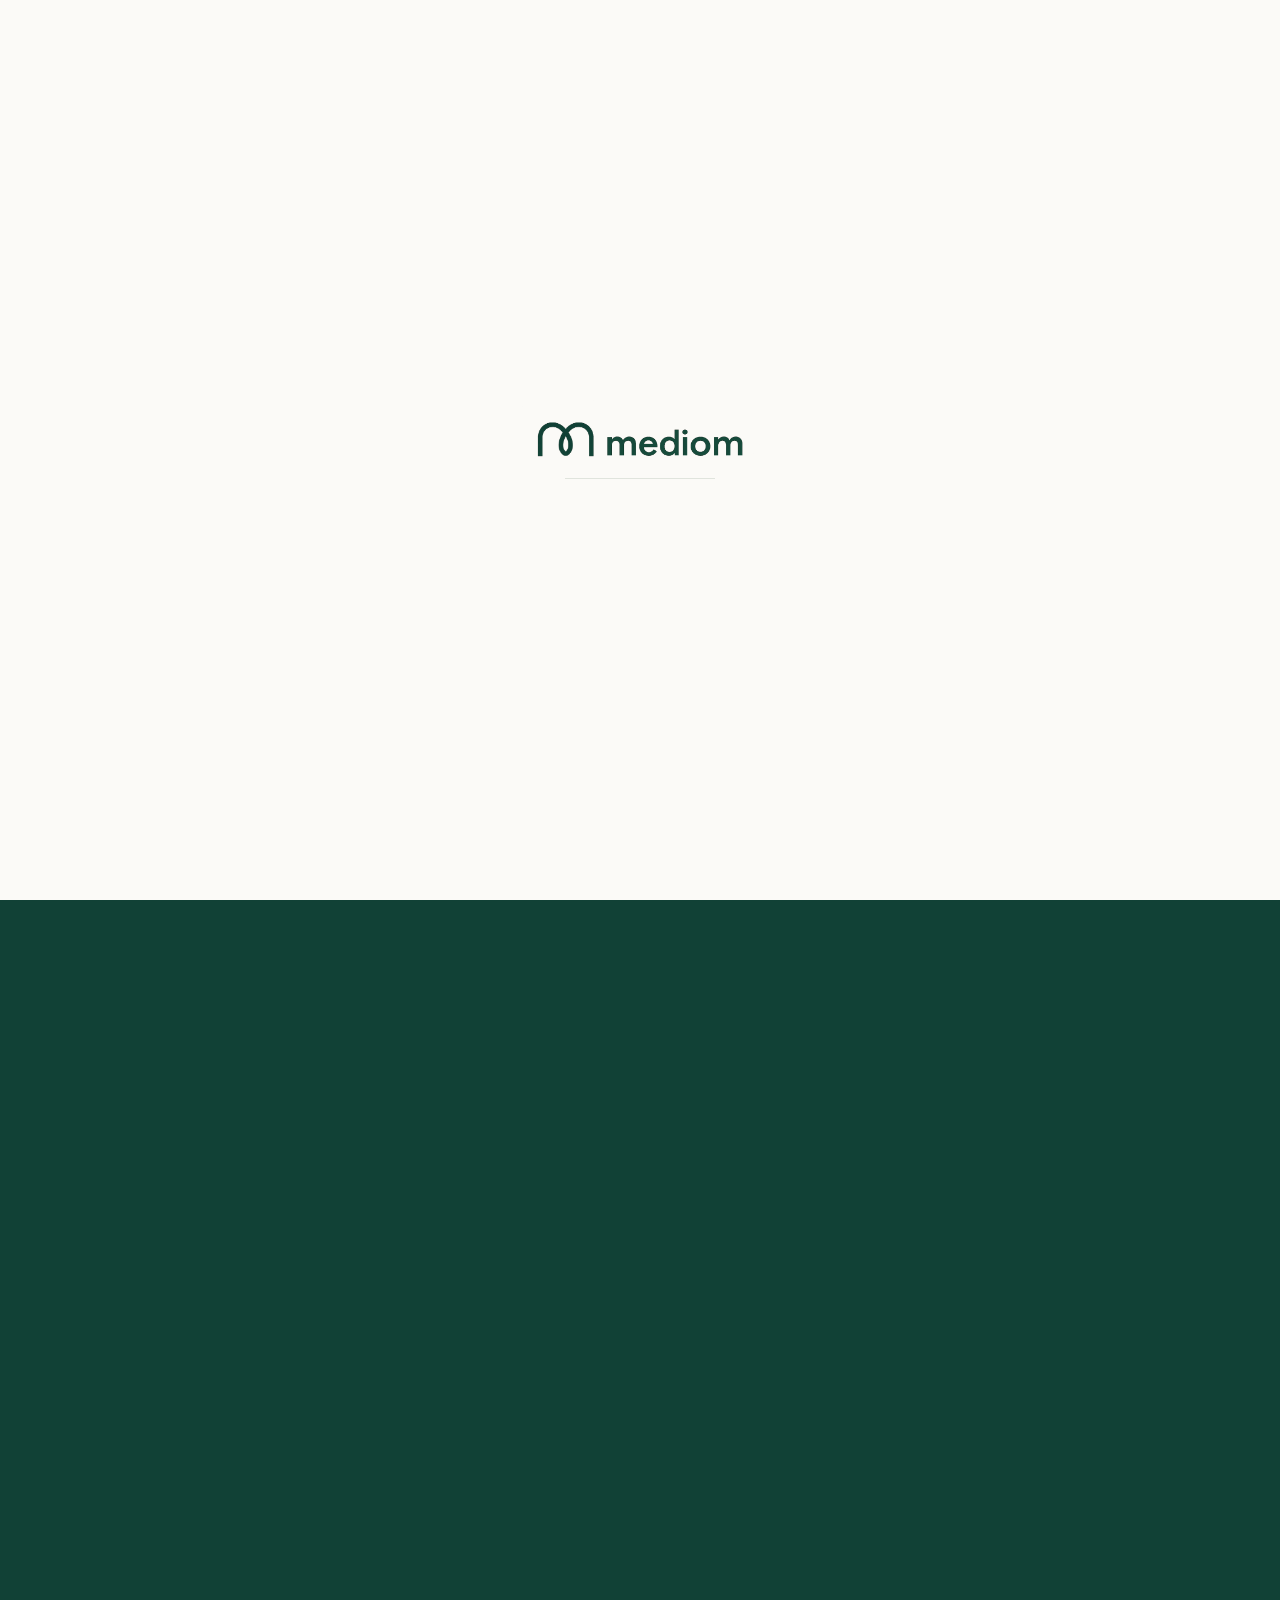
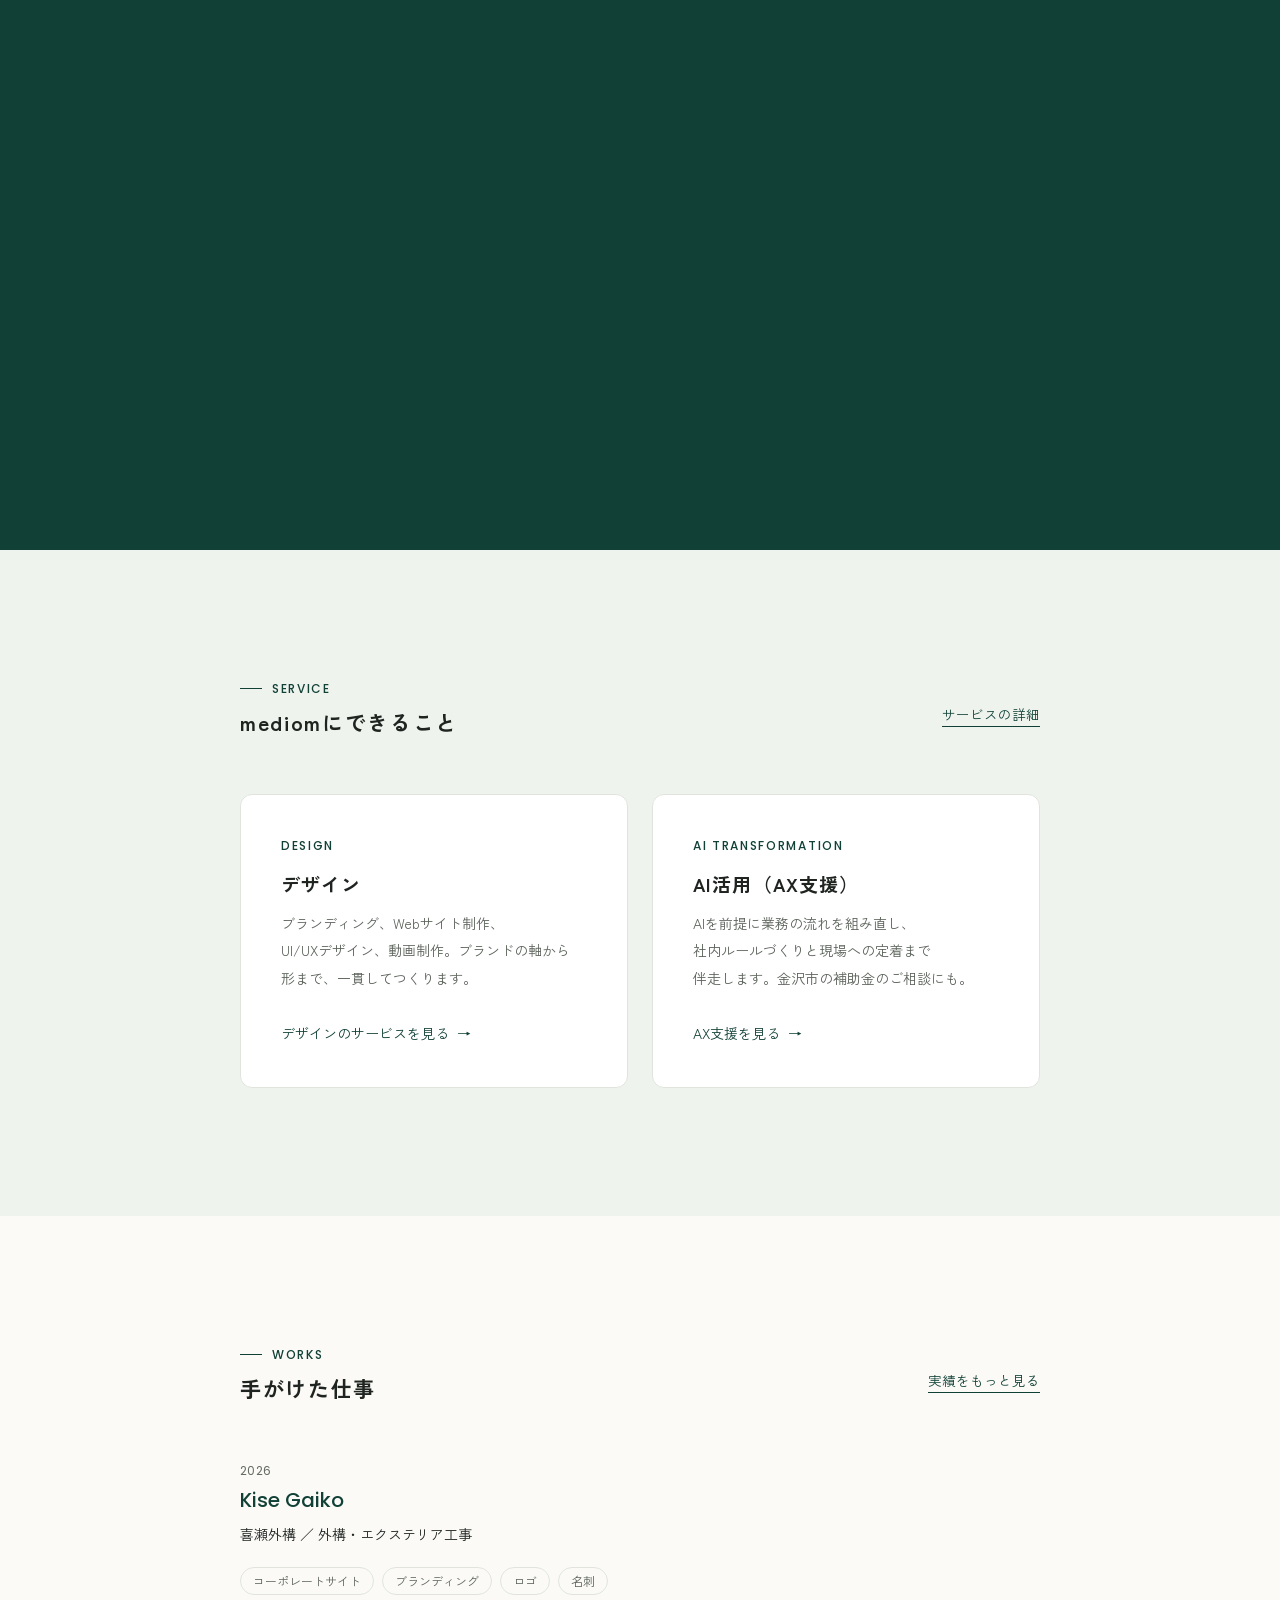
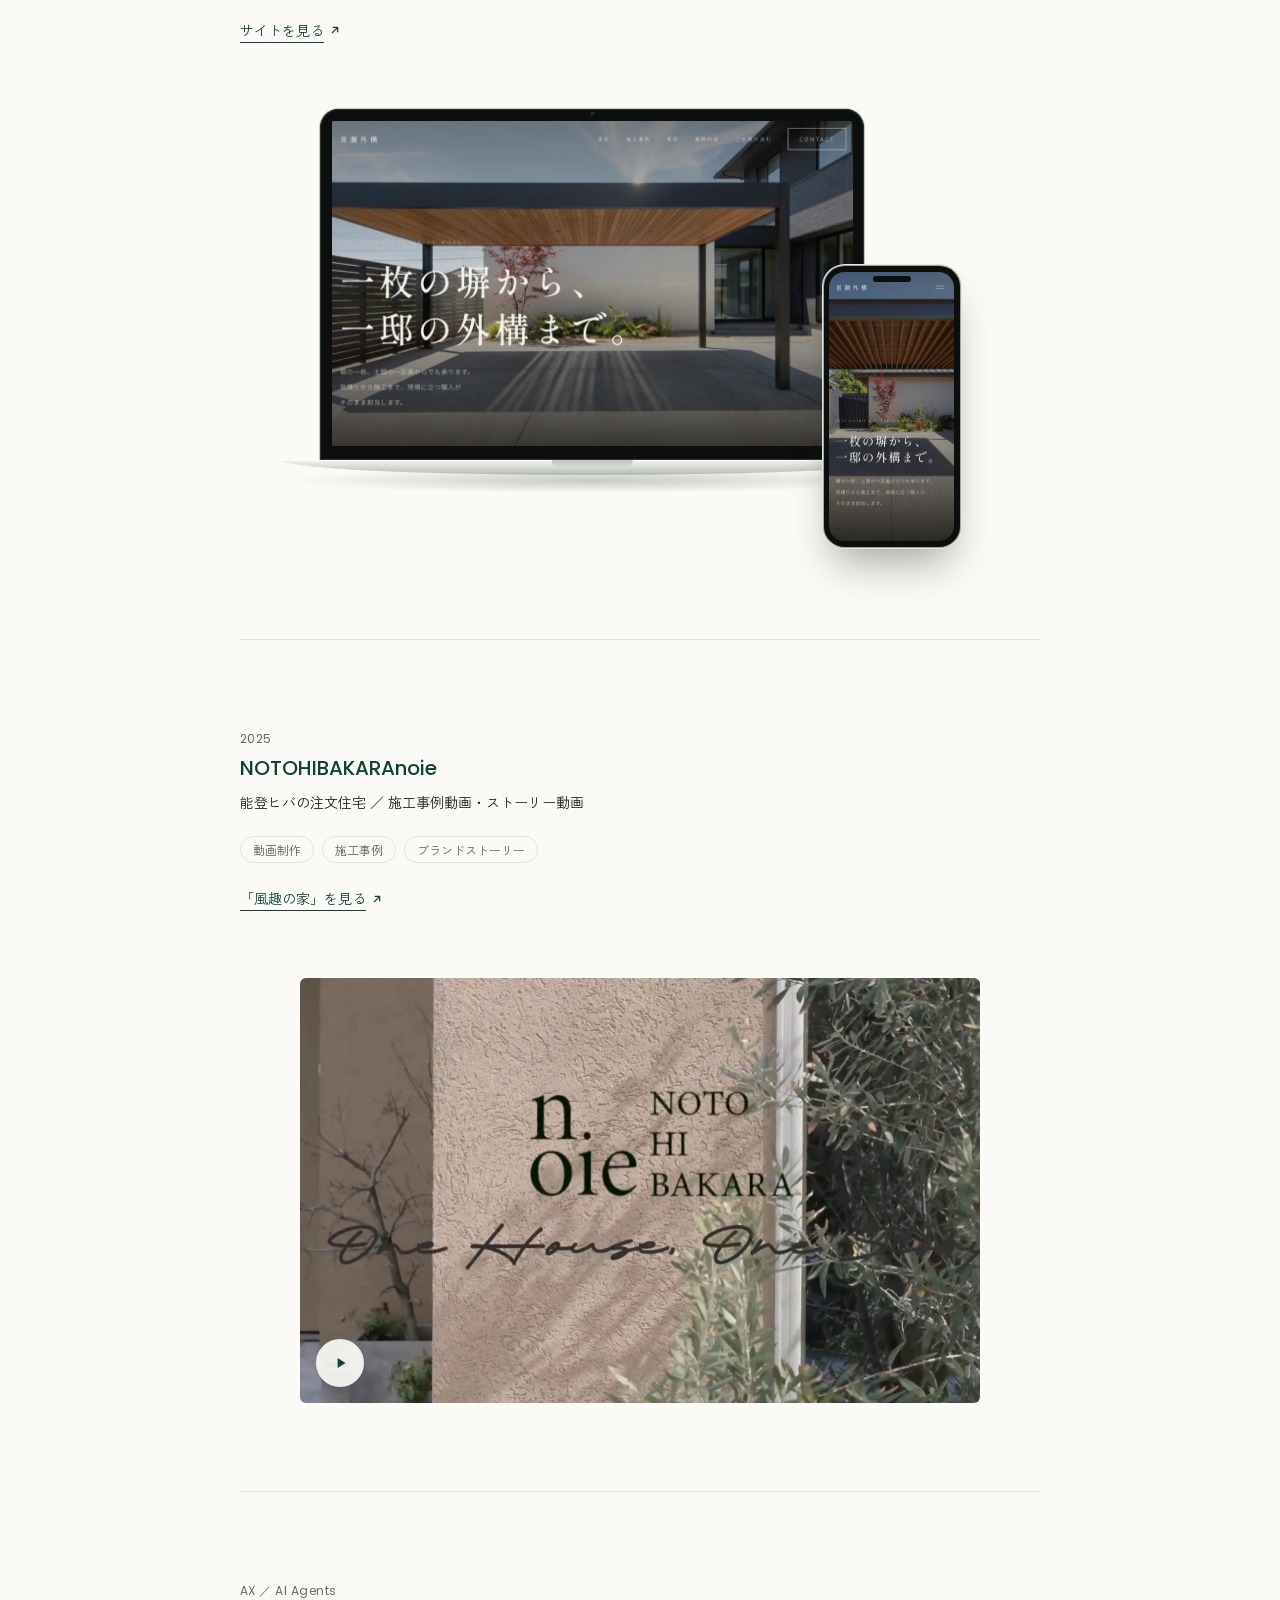
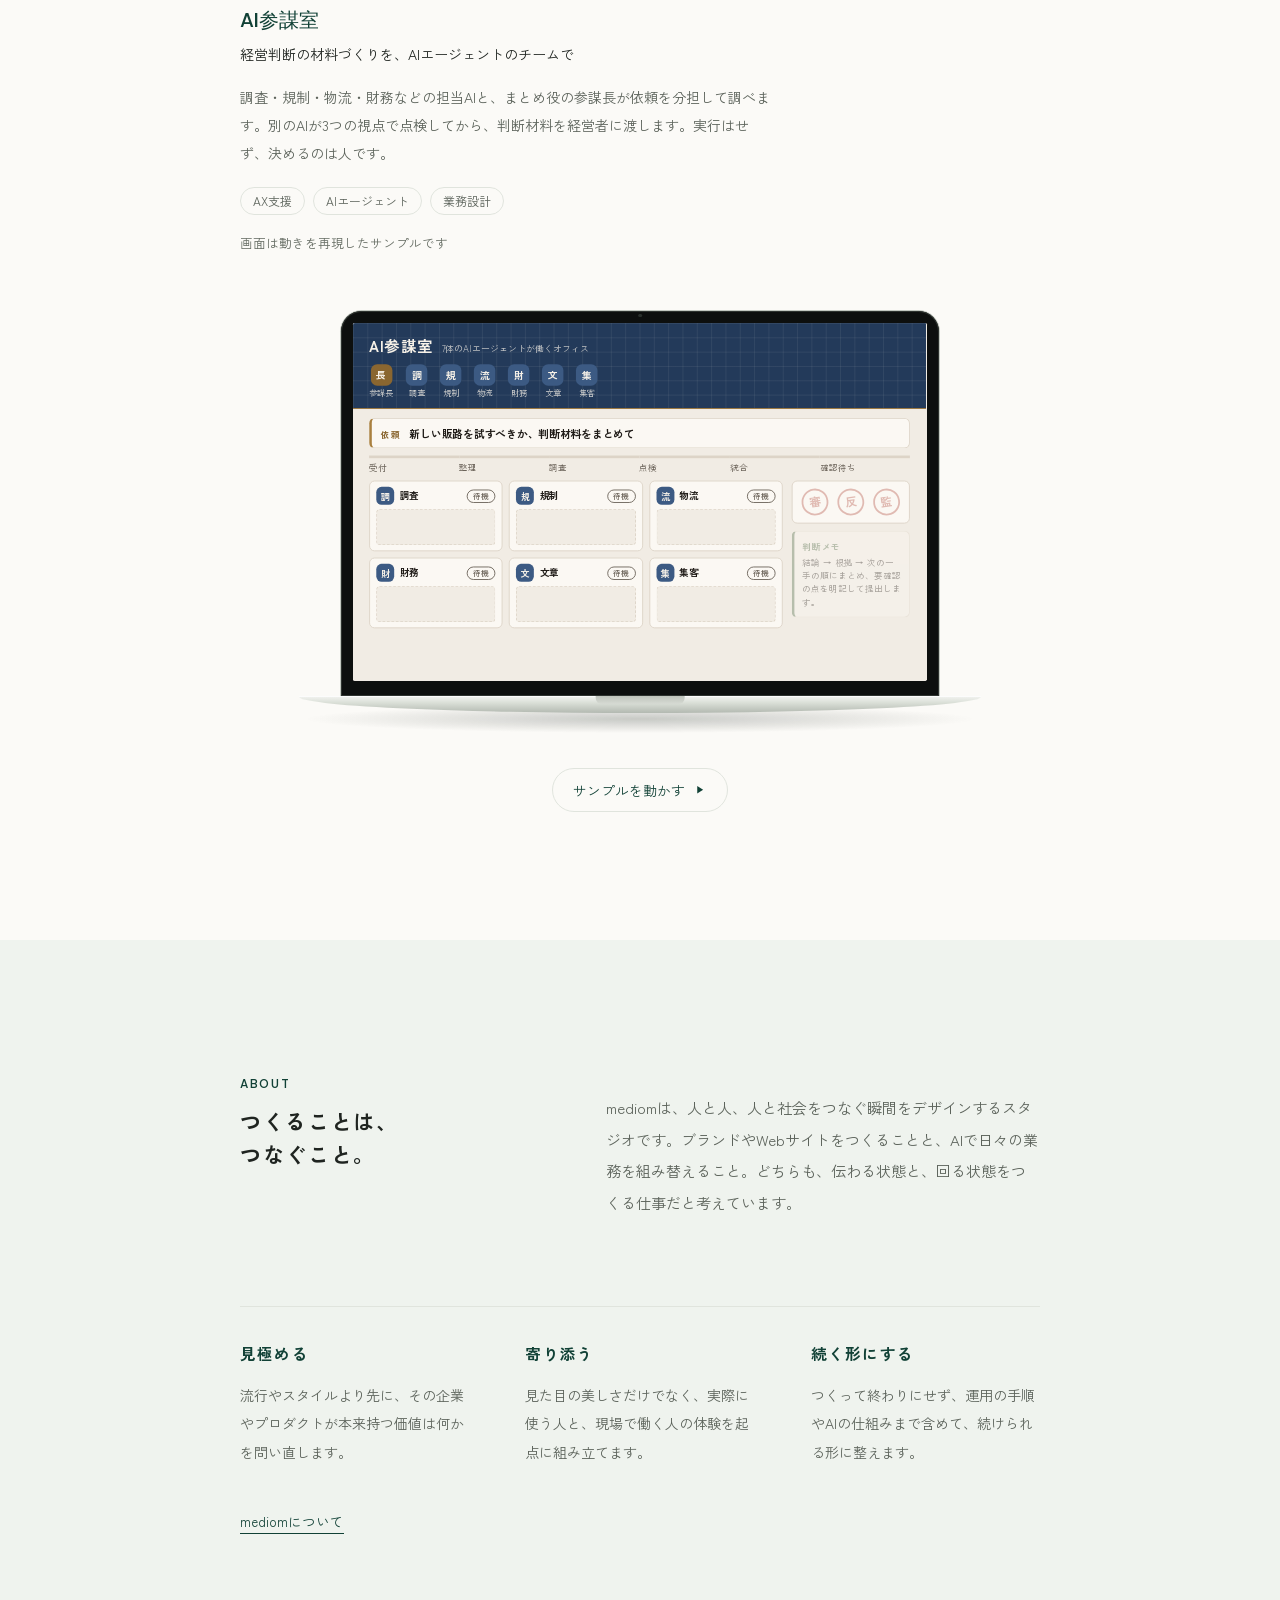
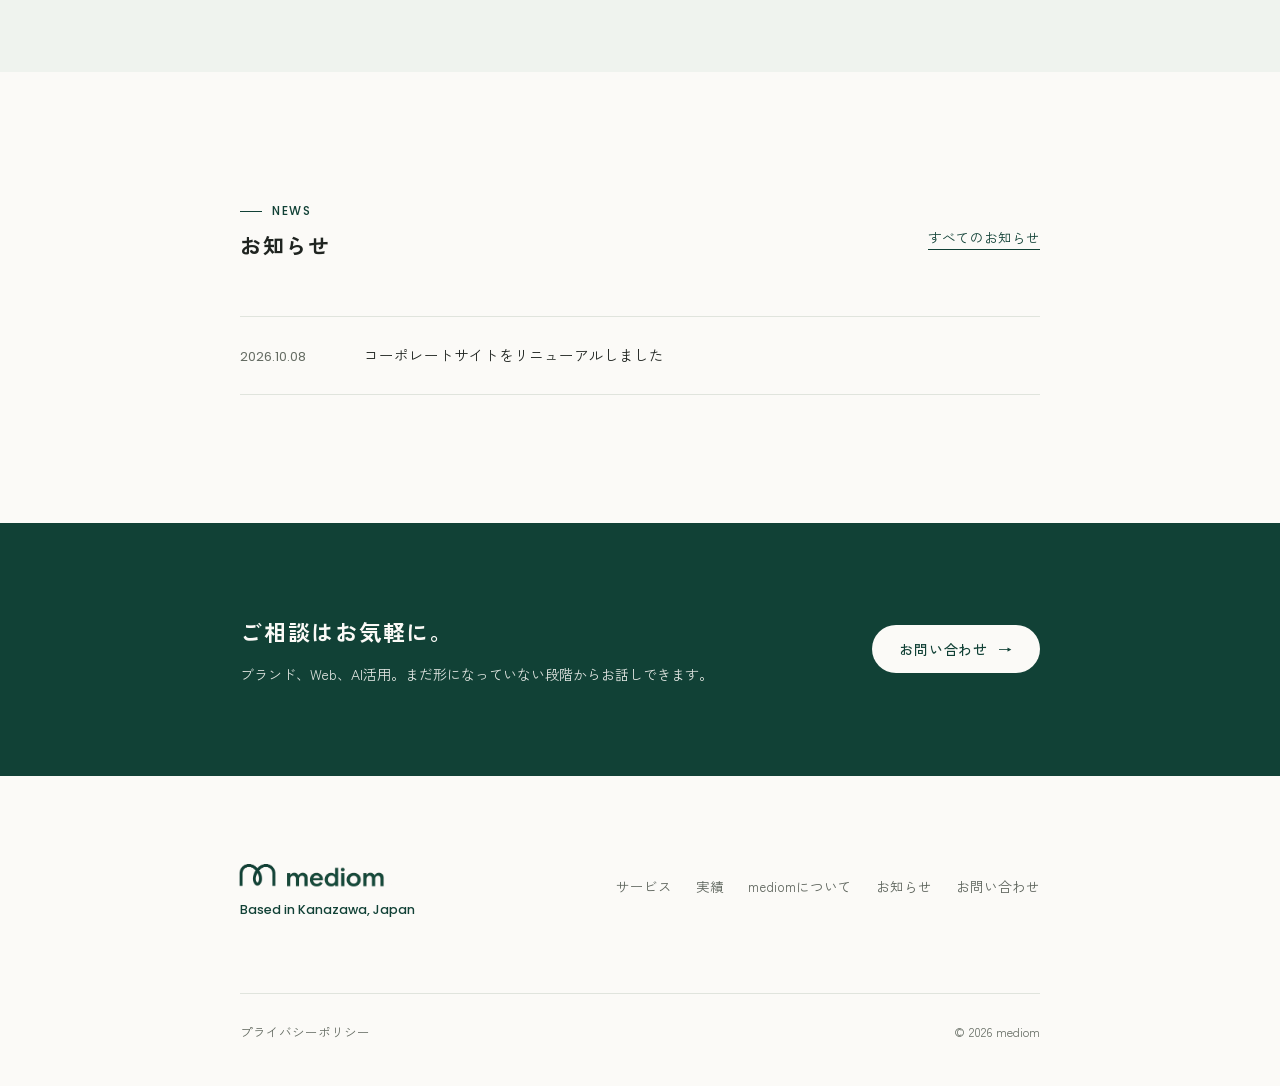
<file: index.html>
<!DOCTYPE html>
<html lang="ja">
<head>
<meta charset="UTF-8">
<meta name="viewport" content="width=device-width, initial-scale=1.0, viewport-fit=cover">
<title>mediom | つなぐ瞬間を、デザインする。</title>
<meta name="description" content="mediomは、ブランディング・Webサイト制作・UI/UXデザインと、AIで業務を組み替えるAX支援を手がける金沢のスタジオです。">
<link rel="canonical" href="https://www.mediom.biz/">
<link rel="icon" href="/favicon.svg" type="image/svg+xml">
<link rel="alternate icon" href="/favicon.png">
<link rel="apple-touch-icon" href="/favicon.png">
<meta property="og:type" content="website">
<meta property="og:site_name" content="mediom">
<meta property="og:title" content="mediom | つなぐ瞬間を、デザインする。">
<meta property="og:description" content="mediomは、ブランディング・Webサイト制作・UI/UXデザインと、AIで業務を組み替えるAX支援を手がける金沢のスタジオです。">
<meta property="og:url" content="https://www.mediom.biz/">
<meta property="og:image" content="https://www.mediom.biz/images/og-default.png">
<meta property="og:locale" content="ja_JP">
<meta name="twitter:card" content="summary_large_image">
<meta name="twitter:title" content="mediom | つなぐ瞬間を、デザインする。">
<meta name="twitter:description" content="mediomは、ブランディング・Webサイト制作・UI/UXデザインと、AIで業務を組み替えるAX支援を手がける金沢のスタジオです。">
<meta name="twitter:image" content="https://www.mediom.biz/images/og-default.png">
<link rel="preconnect" href="https://fonts.googleapis.com">
<link rel="preconnect" href="https://fonts.gstatic.com" crossorigin>
<link rel="stylesheet" href="https://fonts.googleapis.com/css2?family=Poppins:wght@400;500&family=Zen+Kaku+Gothic+New:wght@400;500;700&display=swap">
<link rel="stylesheet" href="/css/style.css?v=20261010m">
<script type="application/ld+json">
{
  "@context": "https://schema.org",
  "@type": "Organization",
  "name": "mediom",
  "url": "https://www.mediom.biz",
  "logo": "https://www.mediom.biz/favicon.png",
  "description": "mediomは、ブランディング・Webサイト制作・UI/UXデザインと、AIで業務を組み替えるAX支援を手がけるスタジオです。",
  "email": "info@mediom.biz",
  "foundingDate": "2025-08",
  "address": {
    "@type": "PostalAddress",
    "addressLocality": "金沢市",
    "addressRegion": "石川県",
    "addressCountry": "JP"
  }
}
</script>
</head>
<body>
<div class="site-loader" aria-hidden="true">
  <div class="loader-logo"><img class="loader-mark" src="/images/logo-mark.png" alt=""><img class="loader-word" src="/images/logo-wordmark.png" alt=""></div>
  <div class="loader-track"><video class="walk-cat loader-cat" src="/images/cat-walk-loop-ink.mp4" muted loop playsinline preload="auto" aria-hidden="true" tabindex="-1"></video></div>
</div>
<a href="#main" class="skip-link">本文へスキップ</a>

<header class="site-header">
  <div class="container">
    <a href="/" class="logo"><img class="logo-mark" src="/images/logo-mark.png" alt="" width="400" height="205"><img class="logo-word" src="/images/logo-wordmark.png" alt="mediom" width="700" height="112"></a>
    <nav class="main-nav" aria-label="グローバルナビゲーション"><a href="/service">サービス</a><a href="/works">実績</a><a href="/about">mediomについて</a><a href="/news">お知らせ</a><a href="/contact" class="cta">お問い合わせ</a></nav>
    <button class="nav-toggle" type="button" aria-label="メニューを開く" aria-expanded="false" aria-controls="mobile-nav"><i></i><i></i></button>
    <nav class="mobile-nav" id="mobile-nav" aria-label="メニュー" hidden><a href="/service">サービス</a><a href="/works">実績</a><a href="/about">mediomについて</a><a href="/news">お知らせ</a><a href="/contact" class="cta">お問い合わせ</a></nav>
  </div>
</header>

<main id="main">
<section class="hero">
  <!-- pinned while the visitor scrolls; the logo mark slides sideways and draws itself behind the copy (driven by --p in main.js) -->
  <div class="hero-pin">
  <div class="hero-flow" aria-hidden="true">
    <!-- the logo mark, drawn as the visitor scrolls; centrelines traced from images/logo-mark.png -->
    <svg class="hf-mark" viewBox="100 80 214 132" aria-hidden="true"><path pathLength="1" d="M123 200V135.5A40 40 0 0 1 163 95.5C185 95.5 199 108 207 121C216 136 224 150 223 162C223 177 216 192 207 192"/><path pathLength="1" d="M291 200V135.5A40 40 0 0 0 251 95.5C229 95.5 215 108 207 121C198 136 190 150 191 162C191 177 198 192 207 192"/></svg>
  </div>
  <div class="container">
    <span class="eyebrow">Designing connection moments</span>
    <h1>つなぐ瞬間を、<br>デザインする。</h1>
    <p class="lead">ブランドとWebのデザイン、AIによる業務の組み替え。金沢を拠点に、伝わる状態と回る状態をつくります。</p>
    <div class="hero-actions">
      <a href="/contact" class="btn btn-primary">相談してみる <span aria-hidden="true">→</span></a>
      <a href="/works" class="btn btn-ghost">実績を見る</a>
    </div>
    <div class="hero-foot"><span>Branding / Web / UI・UX / AI Transformation</span><span>Based in Kanazawa, Japan</span></div>
  </div>
  </div>
</section>

<section class="section mist">
  <div class="container">
    <div class="sechead"><div class="hd"><span class="eyebrow">Service</span><h2>mediomにできること</h2></div><a class="more" href="/service">サービスの詳細</a></div>
    <div class="pillars">
      <a class="pillar is-link" href="/service">
        <span class="eyebrow">Design</span>
        <h3>デザイン</h3>
        <p>ブランディング、Webサイト制作、UI/UXデザイン、動画制作。ブランドの軸から形まで、一貫してつくります。</p>
        <span class="go">デザインのサービスを見る <span aria-hidden="true">→</span></span>
      </a>
      <a class="pillar is-link" href="/service/ax">
        <span class="eyebrow">AI Transformation</span>
        <h3>AI活用（AX支援）</h3>
        <p>AIを前提に業務の流れを組み直し、社内ルールづくりと現場への定着まで伴走します。金沢市の補助金のご相談にも。</p>
        <span class="go">AX支援を見る <span aria-hidden="true">→</span></span>
      </a>
    </div>
  </div>
</section>

<section class="section">
  <div class="container">
    <div class="sechead"><div class="hd"><span class="eyebrow">Works</span><h2>手がけた仕事</h2></div><a class="more" href="/works">実績をもっと見る</a></div>

        <div class="wk" data-category="web branding">
          <div class="media-col">
            <div class="devices">
              <div class="laptop"><div class="lid"><span class="cam" aria-hidden="true"></span><img src="/images/works/kise-gaiko-pc.jpg" alt="喜瀬外構のサイトをPCで表示した画面。カーポートの写真に「一枚の塀から、一邸の外構まで。」の見出し" loading="lazy" width="1100" height="664"></div><div class="base"><span class="lip" aria-hidden="true"></span></div></div>
              <div class="phone"><span class="island" aria-hidden="true"></span><img src="/images/works/kise-gaiko-sp.jpg" alt="喜瀬外構のサイトをスマホで表示した画面" loading="lazy" width="500" height="1083"></div>
            </div>
          </div>
          <div class="meta">
            <span class="meta-en">2026</span>
            <h3>Kise Gaiko</h3>
            <p class="cl">喜瀬外構 ／ 外構・エクステリア工事</p>
            <div class="tags"><span class="tag">コーポレートサイト</span><span class="tag">ブランディング</span><span class="tag">ロゴ</span><span class="tag">名刺</span></div>
            <a class="visit" href="https://www.kisegaiko.com/" target="_blank" rel="noopener">サイトを見る <svg class="ic" viewBox="0 0 16 16" aria-hidden="true"><path d="M5 11 11 5M6 5h5v5"/></svg></a>
          </div>
        </div>

        <div class="wk rev" data-category="video">
          <div class="media-col">
            <a class="video-thumb" href="https://youtu.be/3HvZhupKbCI" target="_blank" rel="noopener" aria-label="YouTubeで「風趣の家」を見る"><img src="/images/works/notohibakara-noie.jpg" alt="NOTOHIBAKARAnoieの動画の一場面。塗り壁のロゴサインに「One House, One Story」の文字" loading="lazy" width="1000" height="554"><span class="play" aria-hidden="true"><svg class="ic" viewBox="0 0 16 16" aria-hidden="true"><path d="M5 3.5v9l7-4.5z"/></svg></span></a>
          </div>
          <div class="meta">
            <span class="meta-en">2025</span>
            <h3>NOTOHIBAKARAnoie</h3>
            <p class="cl">能登ヒバの注文住宅 ／ 施工事例動画・ストーリー動画</p>
            <div class="tags"><span class="tag">動画制作</span><span class="tag">施工事例</span><span class="tag">ブランドストーリー</span></div>
            <a class="visit" href="https://youtu.be/3HvZhupKbCI" target="_blank" rel="noopener">「風趣の家」を見る <svg class="ic" viewBox="0 0 16 16" aria-hidden="true"><path d="M5 11 11 5M6 5h5v5"/></svg></a>
          </div>
        </div>

        <div class="wk" data-category="ax">
          <div class="media-col">
            <div class="devices solo">
              <div class="laptop"><div class="lid"><span class="cam" aria-hidden="true"></span>
                <div class="demo-fit"><div class="demo-office" id="demo-office-1" aria-live="polite">
                  <div class="do-head"><div class="do-brand"><b>AI参謀室</b><span>7体のAIエージェントが働くオフィス</span></div><div class="do-roll"><span class="do-av"><i>長</i><em>参謀長</em></span><span class="do-av"><i>調</i><em>調査</em></span><span class="do-av"><i>規</i><em>規制</em></span><span class="do-av"><i>流</i><em>物流</em></span><span class="do-av"><i>財</i><em>財務</em></span><span class="do-av"><i>文</i><em>文章</em></span><span class="do-av"><i>集</i><em>集客</em></span></div></div>
                  <div class="do-body">
                    <div class="do-req"><span>依頼</span><b>新しい販路を試すべきか、判断材料をまとめて</b></div>
                    <ol class="do-ph"><li>受付</li><li>整理</li><li>調査</li><li>点検</li><li>統合</li><li>確認待ち</li></ol>
                    <div class="do-floor">
                      <div class="do-desks"><div class="do-desk"><div class="do-who"><i>調</i>調査<span class="do-lamp">待機</span></div><div class="do-paper"></div></div><div class="do-desk"><div class="do-who"><i>規</i>規制<span class="do-lamp">待機</span></div><div class="do-paper"></div></div><div class="do-desk"><div class="do-who"><i>流</i>物流<span class="do-lamp">待機</span></div><div class="do-paper"></div></div><div class="do-desk"><div class="do-who"><i>財</i>財務<span class="do-lamp">待機</span></div><div class="do-paper"></div></div><div class="do-desk"><div class="do-who"><i>文</i>文章<span class="do-lamp">待機</span></div><div class="do-paper"></div></div><div class="do-desk"><div class="do-who"><i>集</i>集客<span class="do-lamp">待機</span></div><div class="do-paper"></div></div></div>
                      <div class="do-side">
                        <div class="do-seals"><span>審</span><span>反</span><span>監</span></div>
                        <div class="do-memo"><span>判断メモ</span><p>結論 → 根拠 → 次の一手の順にまとめ、要確認の点を明記して提出します。</p></div>
                      </div>
                    </div>
                  </div>
                </div></div>
              </div><div class="base"><span class="lip" aria-hidden="true"></span></div></div>
            </div>
            <button type="button" class="demo-btn" data-demo="office" data-target="demo-office-1">サンプルを動かす <svg class="ic" viewBox="0 0 16 16" aria-hidden="true"><path d="M5 3.5v9l7-4.5z"/></svg></button>
          </div>
          <div class="meta">
            <span class="meta-en">AX ／ AI Agents</span>
            <h3>AI参謀室</h3>
            <p class="cl">経営判断の材料づくりを、AIエージェントのチームで</p>
            <p class="desc">調査・規制・物流・財務などの担当AIと、まとめ役の参謀長が依頼を分担して調べます。別のAIが3つの視点で点検してから、判断材料を経営者に渡します。実行はせず、決めるのは人です。</p>
            <div class="tags"><span class="tag">AX支援</span><span class="tag">AIエージェント</span><span class="tag">業務設計</span></div>
            <p class="note">画面は動きを再現したサンプルです</p>
          </div>
        </div>

  </div>
</section>

<section class="section mist">
  <div class="container">
    <div class="about-top">
      <div>
        <span class="eyebrow">About</span>
        <h2 class="motto">つくることは、<br>つなぐこと。</h2>
      </div>
      <p class="lead">mediomは、人と人、人と社会をつなぐ瞬間をデザインするスタジオです。ブランドやWebサイトをつくることと、AIで日々の業務を組み替えること。どちらも、伝わる状態と、回る状態をつくる仕事だと考えています。</p>
    </div>
    <div class="cols">
      <div><h3>見極める</h3><p>流行やスタイルより先に、その企業やプロダクトが本来持つ価値は何かを問い直します。</p></div>
      <div><h3>寄り添う</h3><p>見た目の美しさだけでなく、実際に使う人と、現場で働く人の体験を起点に組み立てます。</p></div>
      <div><h3>続く形にする</h3><p>つくって終わりにせず、運用の手順やAIの仕組みまで含めて、続けられる形に整えます。</p></div>
    </div>
    <a class="more about-more" href="/about">mediomについて</a>
  </div>
</section>

<section class="section">
  <div class="container">
    <div class="sechead"><div class="hd"><span class="eyebrow">News</span><h2>お知らせ</h2></div><a class="more" href="/news">すべてのお知らせ</a></div>
    <div>
      <div class="nrow simple"><span class="dt">2026.10.08</span><span>コーポレートサイトをリニューアルしました</span></div>
    </div>
  </div>
</section>

<section class="cta-band">
  <div class="container">
    <div><h2 class="big">ご相談はお気軽に。</h2><p class="jp">ブランド、Web、AI活用。まだ形になっていない段階からお話しできます。</p></div>
    <a href="/contact" class="btn">お問い合わせ <span aria-hidden="true">→</span></a>
  </div>
</section>
</main>

<footer class="site-footer">
  <div class="container">
    <div class="foot-top">
      <div class="geo">
        <a href="/" class="logo foot-logo"><img class="logo-mark" src="/images/logo-mark.png" alt="" width="400" height="205"><img class="logo-word" src="/images/logo-wordmark.png" alt="mediom" width="700" height="112"></a>
        <span class="place">Based in Kanazawa, Japan</span>
      </div>
      <nav class="foot-nav" aria-label="フッターナビゲーション"><a href="/service">サービス</a><a href="/works">実績</a><a href="/about">mediomについて</a><a href="/news">お知らせ</a><a href="/contact">お問い合わせ</a></nav>
    </div>
    <!-- the studio cat walks the rule below when the footer comes into view -->
    <video class="walk-cat foot-cat" src="/images/cat-walk-loop-ink.mp4" muted loop playsinline preload="auto" aria-hidden="true" tabindex="-1"></video>
    <div class="foot-bottom">
      <a href="/privacy-policy">プライバシーポリシー</a>
      <span>© 2026 mediom</span>
    </div>
  </div>
</footer>
<script src="/js/main.js?v=20261010m" defer></script>
</body>
</html>
</file>
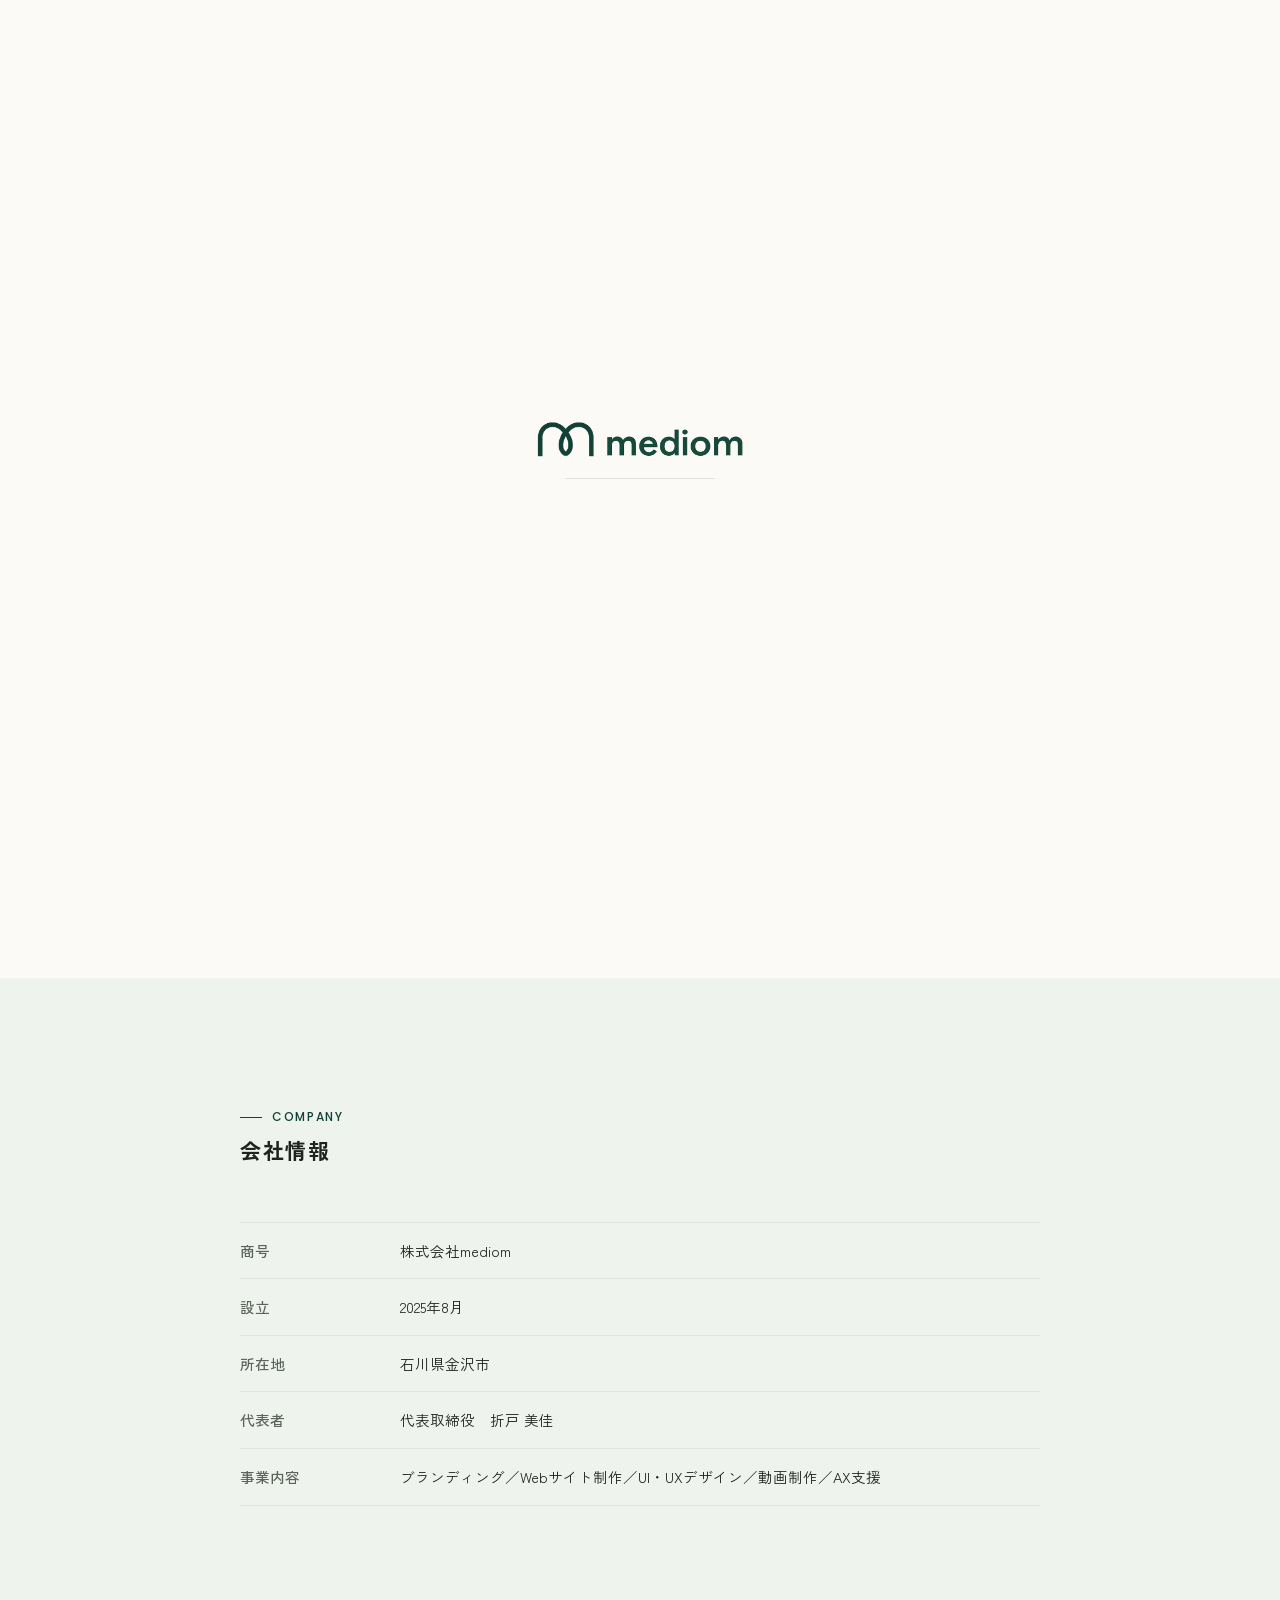
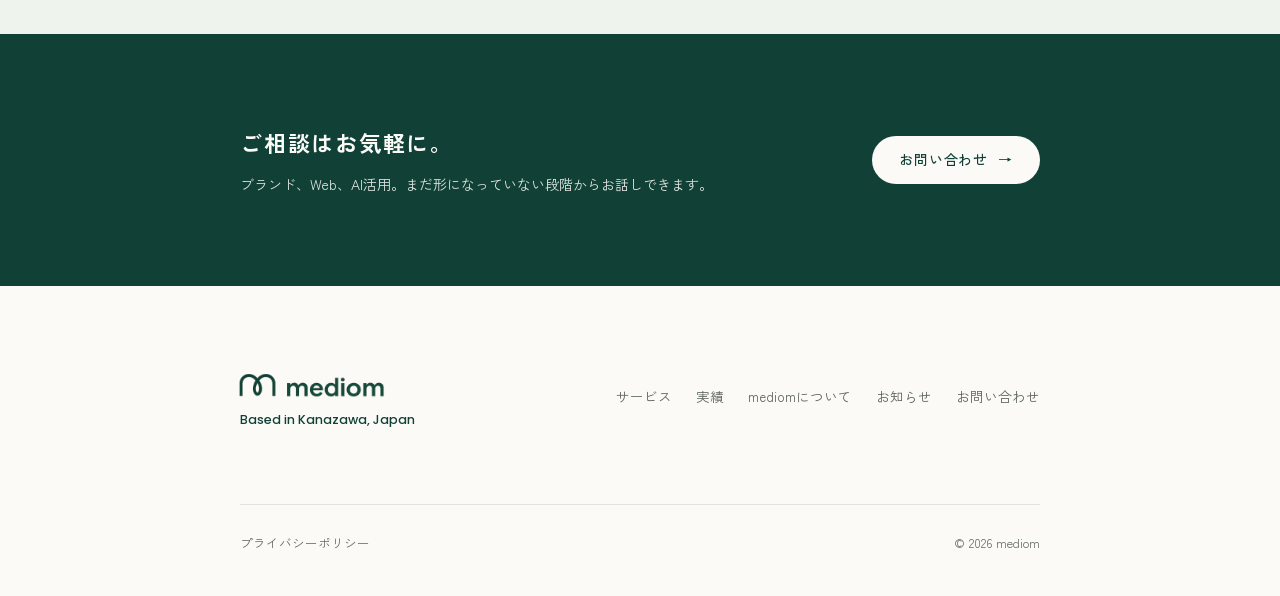
<file: about.html>
<!DOCTYPE html>
<html lang="ja">
<head>
<meta charset="UTF-8">
<meta name="viewport" content="width=device-width, initial-scale=1.0, viewport-fit=cover">
<title>会社概要 | mediom</title>
<meta name="description" content="mediomは、人と人、人と社会をつなぐ瞬間をデザインするスタジオです。大事にしていることと会社情報をご紹介します。">
<link rel="canonical" href="https://www.mediom.biz/about">
<link rel="icon" href="/favicon.svg" type="image/svg+xml">
<link rel="alternate icon" href="/favicon.png">
<link rel="apple-touch-icon" href="/favicon.png">
<meta property="og:type" content="website">
<meta property="og:site_name" content="mediom">
<meta property="og:title" content="会社概要 | mediom">
<meta property="og:description" content="mediomは、人と人、人と社会をつなぐ瞬間をデザインするスタジオです。大事にしていることと会社情報をご紹介します。">
<meta property="og:url" content="https://www.mediom.biz/about">
<meta property="og:image" content="https://www.mediom.biz/images/og-default.png">
<meta property="og:locale" content="ja_JP">
<meta name="twitter:card" content="summary_large_image">
<meta name="twitter:title" content="会社概要 | mediom">
<meta name="twitter:description" content="mediomは、人と人、人と社会をつなぐ瞬間をデザインするスタジオです。大事にしていることと会社情報をご紹介します。">
<meta name="twitter:image" content="https://www.mediom.biz/images/og-default.png">
<link rel="preconnect" href="https://fonts.googleapis.com">
<link rel="preconnect" href="https://fonts.gstatic.com" crossorigin>
<link rel="stylesheet" href="https://fonts.googleapis.com/css2?family=Poppins:wght@400;500&family=Zen+Kaku+Gothic+New:wght@400;500;700&display=swap">
<link rel="stylesheet" href="/css/style.css?v=20261010m">
</head>
<body>
<div class="site-loader" aria-hidden="true">
  <div class="loader-logo"><img class="loader-mark" src="/images/logo-mark.png" alt=""><img class="loader-word" src="/images/logo-wordmark.png" alt=""></div>
  <div class="loader-track"><video class="walk-cat loader-cat" src="/images/cat-walk-loop-ink.mp4" muted loop playsinline preload="auto" aria-hidden="true" tabindex="-1"></video></div>
</div>
<a href="#main" class="skip-link">本文へスキップ</a>

<header class="site-header">
  <div class="container">
    <a href="/" class="logo"><img class="logo-mark" src="/images/logo-mark.png" alt="" width="400" height="205"><img class="logo-word" src="/images/logo-wordmark.png" alt="mediom" width="700" height="112"></a>
    <nav class="main-nav" aria-label="グローバルナビゲーション"><a href="/service">サービス</a><a href="/works">実績</a><a href="/about" aria-current="page">mediomについて</a><a href="/news">お知らせ</a><a href="/contact" class="cta">お問い合わせ</a></nav>
    <button class="nav-toggle" type="button" aria-label="メニューを開く" aria-expanded="false" aria-controls="mobile-nav"><i></i><i></i></button>
    <nav class="mobile-nav" id="mobile-nav" aria-label="メニュー" hidden><a href="/service">サービス</a><a href="/works">実績</a><a href="/about" aria-current="page">mediomについて</a><a href="/news">お知らせ</a><a href="/contact" class="cta">お問い合わせ</a></nav>
  </div>
</header>

<main id="main">
<section class="page-head">
  <div class="container">
    <nav class="crumbs" aria-label="パンくずリスト"><a href="/">ホーム</a><span aria-hidden="true">/</span><span aria-current="page">mediomについて</span></nav>
    <span class="eyebrow">About</span>
    <h1>つなぐ瞬間を、デザインする。</h1>
  </div>
</section>

<section class="section" style="padding-top:8px">
  <div class="container">
    <div class="about-top">
      <div>
        <h2 class="motto">つくることは、<br>つなぐこと。</h2>
        <img class="about-mascot" src="/images/cats/cat-sitting-up.png" alt="mediomの看板猫" width="317" height="505" loading="lazy">
      </div>
      <p class="lead">mediomは、人と人、人と社会をつなぐ瞬間をデザインするスタジオです。ブランドやWebサイトをつくることと、AIで日々の業務を組み替えること。どちらも、伝わる状態と、回る状態をつくる仕事だと考えています。</p>
    </div>
    <div class="cols">
      <div><h3>見極める</h3><p>流行やスタイルより先に、その企業やプロダクトが本来持つ価値は何かを問い直します。</p></div>
      <div><h3>寄り添う</h3><p>見た目の美しさだけでなく、実際に使う人と、現場で働く人の体験を起点に組み立てます。</p></div>
      <div><h3>続く形にする</h3><p>つくって終わりにせず、運用の手順やAIの仕組みまで含めて、続けられる形に整えます。</p></div>
    </div>
  </div>
</section>

<section class="section mist">
  <div class="container">
    <div class="sechead"><div class="hd"><span class="eyebrow">Company</span><h2>会社情報</h2></div></div>
    <table class="info-table">
      <tr><th>商号</th><td>株式会社mediom</td></tr>
      <tr><th>設立</th><td>2025年8月</td></tr>
      <tr><th>所在地</th><td>石川県金沢市</td></tr>
      <tr><th>代表者</th><td>代表取締役　折戸 美佳</td></tr>
      <tr><th>事業内容</th><td>ブランディング／Webサイト制作／UI・UXデザイン／動画制作／AX支援</td></tr>
    </table>
  </div>
</section>

<section class="cta-band">
  <div class="container">
    <div><h2 class="big">ご相談はお気軽に。</h2><p class="jp">ブランド、Web、AI活用。まだ形になっていない段階からお話しできます。</p></div>
    <a href="/contact" class="btn">お問い合わせ <span aria-hidden="true">→</span></a>
  </div>
</section>

</main>

<footer class="site-footer">
  <div class="container">
    <div class="foot-top">
      <div class="geo">
        <a href="/" class="logo foot-logo"><img class="logo-mark" src="/images/logo-mark.png" alt="" width="400" height="205"><img class="logo-word" src="/images/logo-wordmark.png" alt="mediom" width="700" height="112"></a>
        <span class="place">Based in Kanazawa, Japan</span>
      </div>
      <nav class="foot-nav" aria-label="フッターナビゲーション"><a href="/service">サービス</a><a href="/works">実績</a><a href="/about">mediomについて</a><a href="/news">お知らせ</a><a href="/contact">お問い合わせ</a></nav>
    </div>
    <!-- the studio cat walks the rule below when the footer comes into view -->
    <video class="walk-cat foot-cat" src="/images/cat-walk-loop-ink.mp4" muted loop playsinline preload="auto" aria-hidden="true" tabindex="-1"></video>
    <div class="foot-bottom">
      <a href="/privacy-policy">プライバシーポリシー</a>
      <span>© 2026 mediom</span>
    </div>
  </div>
</footer>
<script src="/js/main.js?v=20261010m"></script>
</body>
</html>
</file>
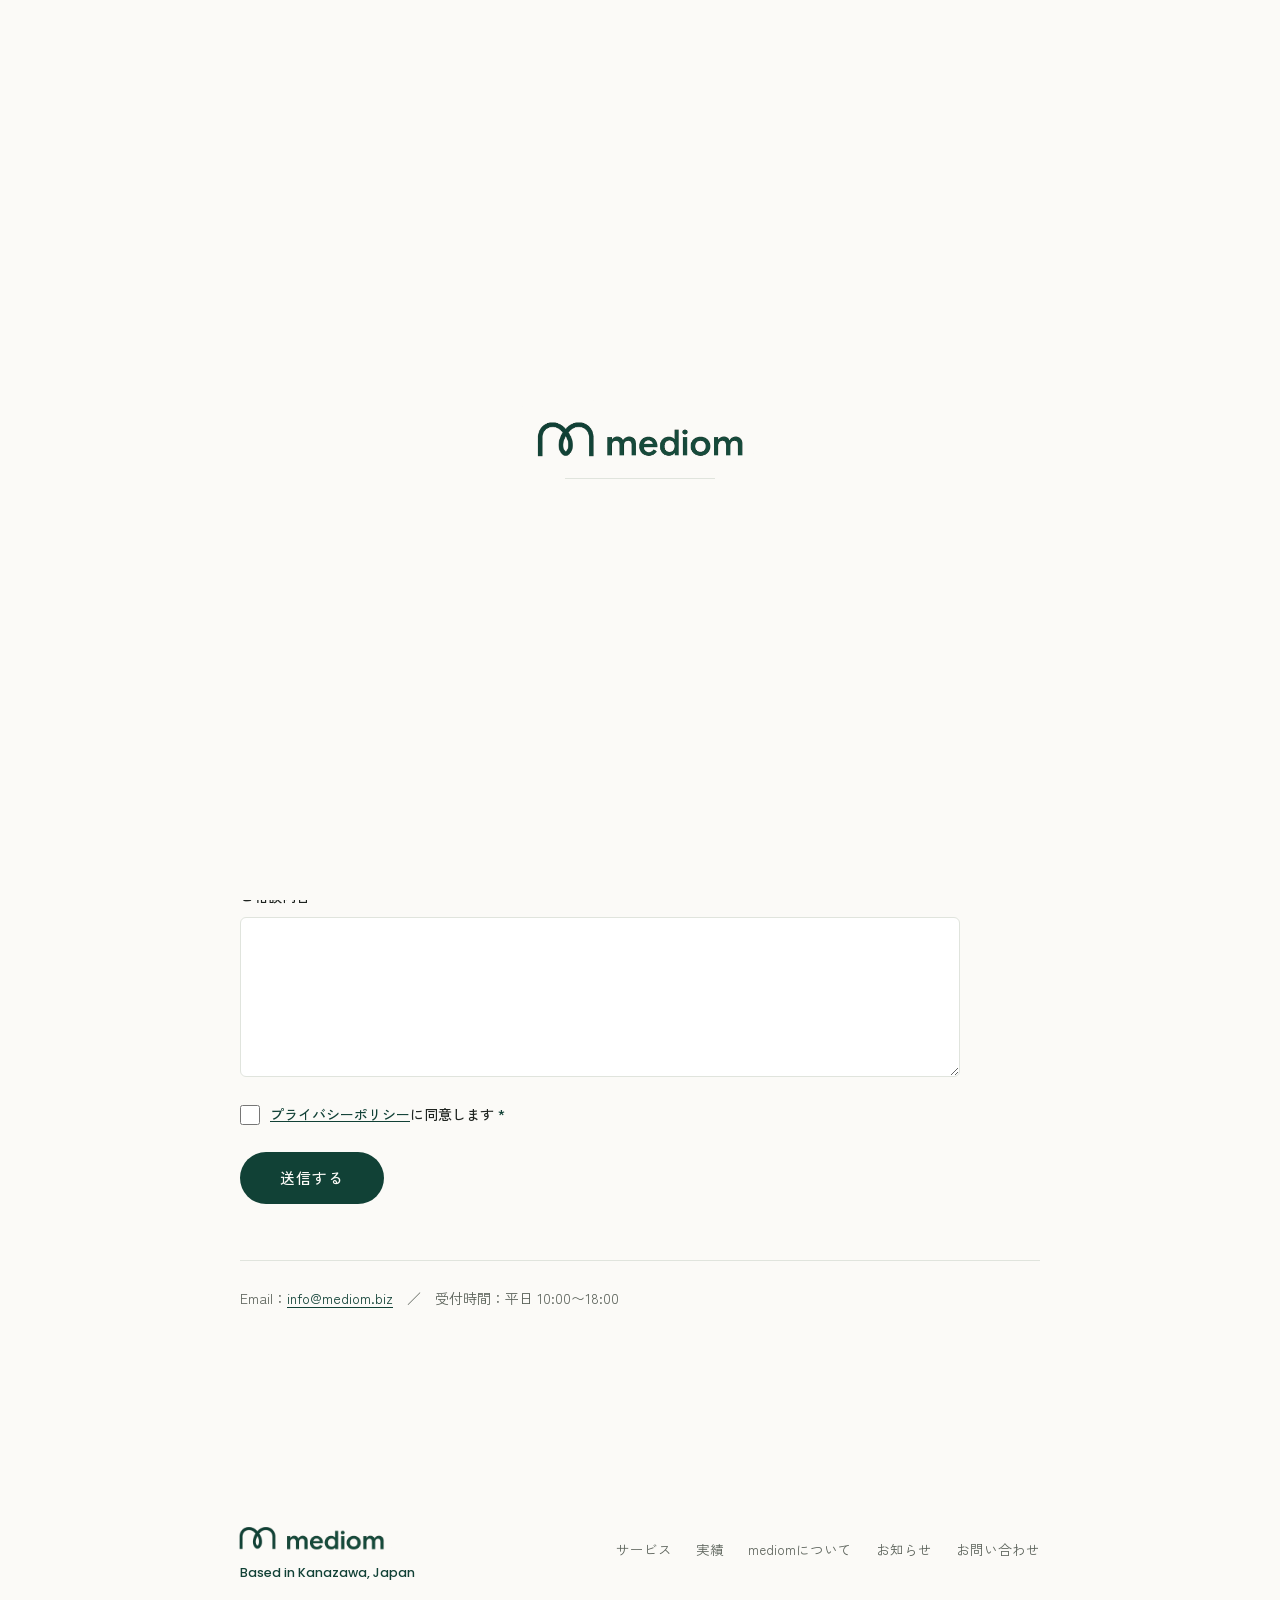
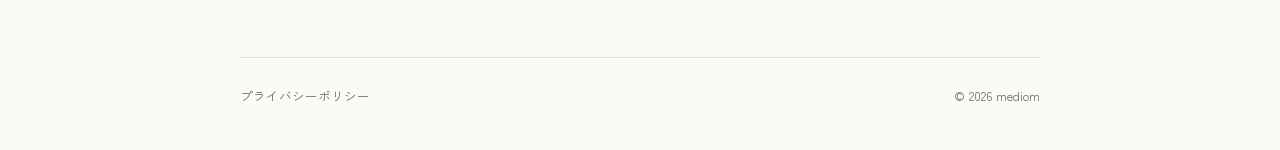
<file: contact.html>
<!DOCTYPE html>
<html lang="ja">
<head>
<meta charset="UTF-8">
<meta name="viewport" content="width=device-width, initial-scale=1.0, viewport-fit=cover">
<title>お問い合わせ | mediom</title>
<meta name="description" content="mediomへのお問い合わせ。制作のご相談、AX支援のご相談など、お気軽にご連絡ください。">
<link rel="canonical" href="https://www.mediom.biz/contact">
<link rel="icon" href="/favicon.svg" type="image/svg+xml">
<link rel="alternate icon" href="/favicon.png">
<link rel="apple-touch-icon" href="/favicon.png">
<meta property="og:type" content="website">
<meta property="og:site_name" content="mediom">
<meta property="og:title" content="お問い合わせ | mediom">
<meta property="og:description" content="mediomへのお問い合わせ。制作のご相談、AX支援のご相談など、お気軽にご連絡ください。">
<meta property="og:url" content="https://www.mediom.biz/contact">
<meta property="og:image" content="https://www.mediom.biz/images/og-default.png">
<meta property="og:locale" content="ja_JP">
<meta name="twitter:card" content="summary_large_image">
<meta name="twitter:title" content="お問い合わせ | mediom">
<meta name="twitter:description" content="mediomへのお問い合わせ。制作のご相談、AX支援のご相談など、お気軽にご連絡ください。">
<meta name="twitter:image" content="https://www.mediom.biz/images/og-default.png">
<link rel="preconnect" href="https://fonts.googleapis.com">
<link rel="preconnect" href="https://fonts.gstatic.com" crossorigin>
<link rel="stylesheet" href="https://fonts.googleapis.com/css2?family=Poppins:wght@400;500&family=Zen+Kaku+Gothic+New:wght@400;500;700&display=swap">
<link rel="stylesheet" href="/css/style.css?v=20261010m">
</head>
<body>
<div class="site-loader" aria-hidden="true">
  <div class="loader-logo"><img class="loader-mark" src="/images/logo-mark.png" alt=""><img class="loader-word" src="/images/logo-wordmark.png" alt=""></div>
  <div class="loader-track"><video class="walk-cat loader-cat" src="/images/cat-walk-loop-ink.mp4" muted loop playsinline preload="auto" aria-hidden="true" tabindex="-1"></video></div>
</div>
<a href="#main" class="skip-link">本文へスキップ</a>

<header class="site-header">
  <div class="container">
    <a href="/" class="logo"><img class="logo-mark" src="/images/logo-mark.png" alt="" width="400" height="205"><img class="logo-word" src="/images/logo-wordmark.png" alt="mediom" width="700" height="112"></a>
    <nav class="main-nav" aria-label="グローバルナビゲーション"><a href="/service">サービス</a><a href="/works">実績</a><a href="/about">mediomについて</a><a href="/news">お知らせ</a><a href="/contact" class="cta">お問い合わせ</a></nav>
    <button class="nav-toggle" type="button" aria-label="メニューを開く" aria-expanded="false" aria-controls="mobile-nav"><i></i><i></i></button>
    <nav class="mobile-nav" id="mobile-nav" aria-label="メニュー" hidden><a href="/service">サービス</a><a href="/works">実績</a><a href="/about">mediomについて</a><a href="/news">お知らせ</a><a href="/contact" class="cta">お問い合わせ</a></nav>
  </div>
</header>

<main id="main">
<section class="page-head">
  <div class="container">
    <nav class="crumbs" aria-label="パンくずリスト"><a href="/">ホーム</a><span aria-hidden="true">/</span><span aria-current="page">お問い合わせ</span></nav>
    <span class="eyebrow">Contact</span>
    <h1>お問い合わせ</h1>
    <p class="lead">制作やAX支援のご相談、取材など幅広く受け付けております。内容を確認のうえ、担当者よりご連絡します。</p>
  </div>
</section>

<section class="section" style="padding-top:8px">
  <div class="container">
    <form id="contact-form" class="form-grid" novalidate>
      <!-- spam trap: hidden from people, bots tend to fill it -->
      <input type="text" name="_honey" class="hp" tabindex="-1" autocomplete="off" aria-hidden="true">
      <div class="field">
        <span class="lbl" id="type-label">お問い合わせ種別 <span class="req">*</span></span>
        <div class="radio-group" role="radiogroup" aria-labelledby="type-label">
          <label class="radio-opt"><input type="radio" name="type" value="project" checked>制作のご相談</label>
          <label class="radio-opt"><input type="radio" name="type" value="ax">AX支援のご相談</label>
          <label class="radio-opt"><input type="radio" name="type" value="other">その他</label>
        </div>
      </div>

      <div class="field">
        <label for="company">会社名 <span class="req">*</span></label>
        <input type="text" id="company" name="company" required aria-describedby="err-company" autocomplete="organization">
        <div class="error-msg" id="err-company" role="alert">会社名を入力してください</div>
      </div>

      <div class="field-row">
        <div class="field">
          <label for="name">お名前 <span class="req">*</span></label>
          <input type="text" id="name" name="name" required aria-describedby="err-name" autocomplete="name">
          <div class="error-msg" id="err-name" role="alert">お名前を入力してください</div>
        </div>
        <div class="field">
          <label for="email">メール <span class="req">*</span></label>
          <input type="email" id="email" name="email" required aria-describedby="err-email" autocomplete="email">
          <div class="error-msg" id="err-email" role="alert">正しいメールアドレスを入力してください</div>
        </div>
      </div>

      <div class="field">
        <label for="budget">ご予算</label>
        <select id="budget" name="budget">
          <option value="">選択してください</option>
          <option value="~100">〜100万円</option>
          <option value="100-300">100〜300万円</option>
          <option value="300-500">300〜500万円</option>
          <option value="500+">500万円〜</option>
          <option value="undecided">未定</option>
        </select>
      </div>

      <div class="field">
        <label for="message">ご相談内容 <span class="req">*</span></label>
        <textarea id="message" name="message" required aria-describedby="err-message"></textarea>
        <div class="error-msg" id="err-message" role="alert">ご相談内容を入力してください</div>
      </div>

      <div class="field checkbox-field">
        <input type="checkbox" id="agree" name="agree" required aria-describedby="err-agree">
        <label for="agree"><a href="/privacy-policy" target="_blank" rel="noopener">プライバシーポリシー</a>に同意します <span class="req">*</span></label>
        <div class="error-msg" id="err-agree" role="alert">プライバシーポリシーへの同意が必要です</div>
      </div>

      <div class="form-error" id="form-error" role="alert" tabindex="-1" hidden>送信できませんでした。時間をおいて再度お試しいただくか、<a href="mailto:info@mediom.biz">info@mediom.biz</a> まで直接ご連絡ください。</div>
      <button type="submit" class="btn-submit">送信する</button>
    </form>

    <div id="form-thanks" class="thanks-box" tabindex="-1" hidden>
      <span class="eyebrow">Thank you</span>
      <h2>送信しました</h2>
      <p>お問い合わせありがとうございます。内容を確認のうえ、担当者よりご連絡します。</p>
    </div>

    <p class="contact-info">Email：<a href="mailto:info@mediom.biz">info@mediom.biz</a>　／　受付時間：平日 10:00〜18:00</p>
  </div>
</section>
</main>

<footer class="site-footer">
  <div class="container">
    <div class="foot-top">
      <div class="geo">
        <a href="/" class="logo foot-logo"><img class="logo-mark" src="/images/logo-mark.png" alt="" width="400" height="205"><img class="logo-word" src="/images/logo-wordmark.png" alt="mediom" width="700" height="112"></a>
        <span class="place">Based in Kanazawa, Japan</span>
      </div>
      <nav class="foot-nav" aria-label="フッターナビゲーション"><a href="/service">サービス</a><a href="/works">実績</a><a href="/about">mediomについて</a><a href="/news">お知らせ</a><a href="/contact">お問い合わせ</a></nav>
    </div>
    <!-- the studio cat walks the rule below when the footer comes into view -->
    <video class="walk-cat foot-cat" src="/images/cat-walk-loop-ink.mp4" muted loop playsinline preload="auto" aria-hidden="true" tabindex="-1"></video>
    <div class="foot-bottom">
      <a href="/privacy-policy">プライバシーポリシー</a>
      <span>© 2026 mediom</span>
    </div>
  </div>
</footer>
<script src="/js/main.js?v=20261010m"></script>
</body>
</html>
</file>
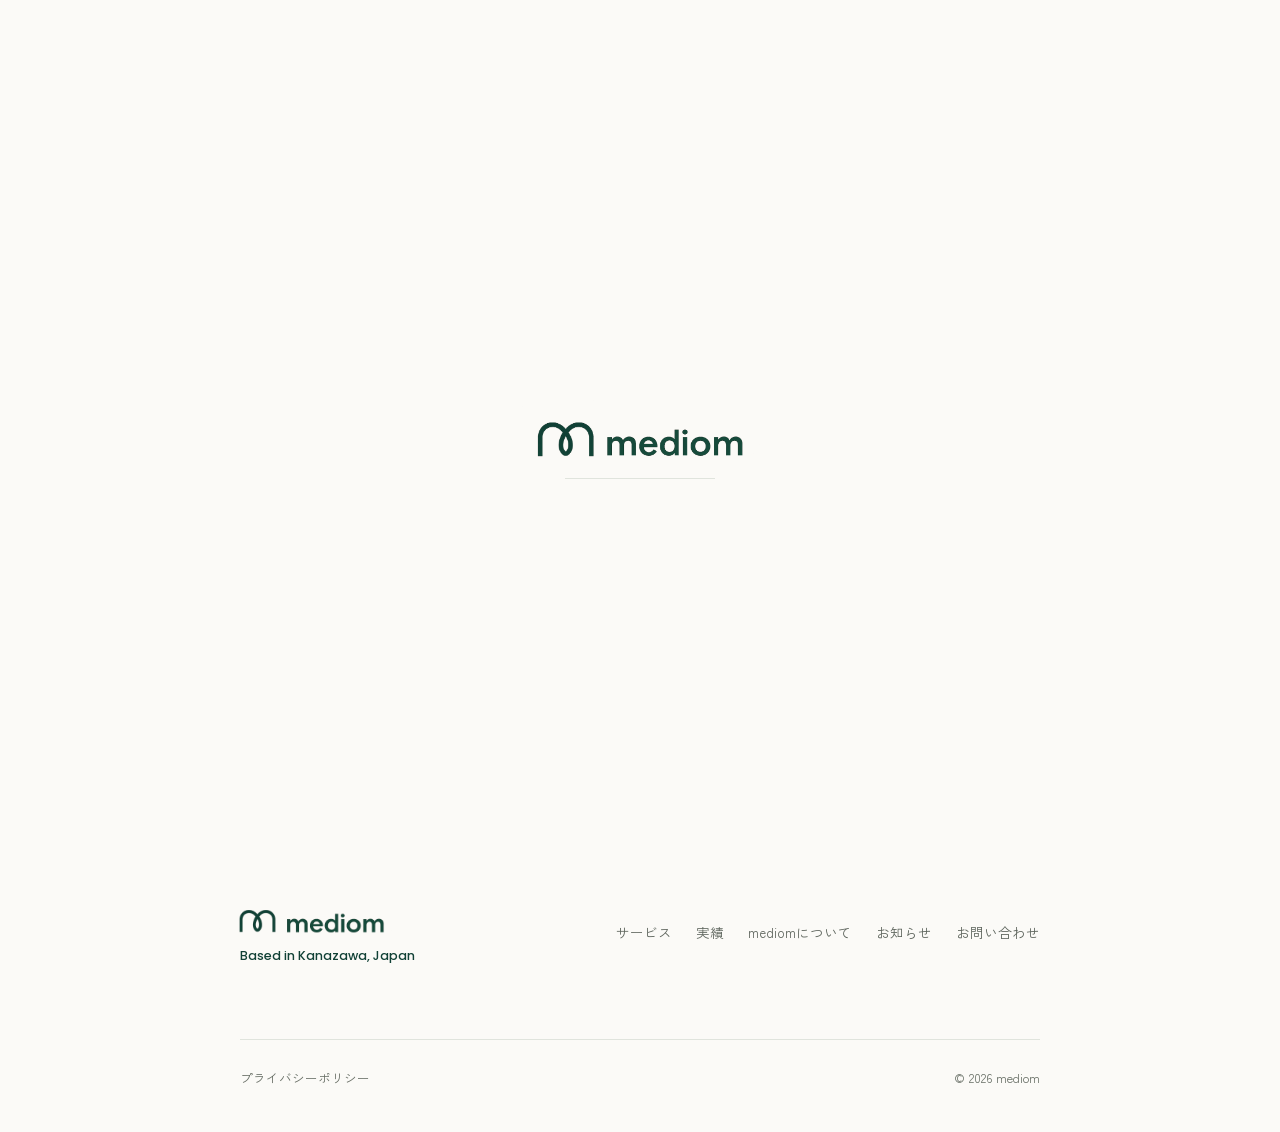
<file: news.html>
<!DOCTYPE html>
<html lang="ja">
<head>
<meta charset="UTF-8">
<meta name="viewport" content="width=device-width, initial-scale=1.0, viewport-fit=cover">
<title>お知らせ | mediom</title>
<meta name="description" content="mediomからのお知らせです。">
<link rel="canonical" href="https://www.mediom.biz/news">
<link rel="icon" href="/favicon.svg" type="image/svg+xml">
<link rel="alternate icon" href="/favicon.png">
<link rel="apple-touch-icon" href="/favicon.png">
<meta property="og:type" content="website">
<meta property="og:site_name" content="mediom">
<meta property="og:title" content="お知らせ | mediom">
<meta property="og:description" content="mediomからのお知らせです。">
<meta property="og:url" content="https://www.mediom.biz/news">
<meta property="og:image" content="https://www.mediom.biz/images/og-default.png">
<meta property="og:locale" content="ja_JP">
<meta name="twitter:card" content="summary_large_image">
<meta name="twitter:title" content="お知らせ | mediom">
<meta name="twitter:description" content="mediomからのお知らせです。">
<meta name="twitter:image" content="https://www.mediom.biz/images/og-default.png">
<link rel="preconnect" href="https://fonts.googleapis.com">
<link rel="preconnect" href="https://fonts.gstatic.com" crossorigin>
<link rel="stylesheet" href="https://fonts.googleapis.com/css2?family=Poppins:wght@400;500&family=Zen+Kaku+Gothic+New:wght@400;500;700&display=swap">
<link rel="stylesheet" href="/css/style.css?v=20261010m">
</head>
<body>
<div class="site-loader" aria-hidden="true">
  <div class="loader-logo"><img class="loader-mark" src="/images/logo-mark.png" alt=""><img class="loader-word" src="/images/logo-wordmark.png" alt=""></div>
  <div class="loader-track"><video class="walk-cat loader-cat" src="/images/cat-walk-loop-ink.mp4" muted loop playsinline preload="auto" aria-hidden="true" tabindex="-1"></video></div>
</div>
<a href="#main" class="skip-link">本文へスキップ</a>

<header class="site-header">
  <div class="container">
    <a href="/" class="logo"><img class="logo-mark" src="/images/logo-mark.png" alt="" width="400" height="205"><img class="logo-word" src="/images/logo-wordmark.png" alt="mediom" width="700" height="112"></a>
    <nav class="main-nav" aria-label="グローバルナビゲーション"><a href="/service">サービス</a><a href="/works">実績</a><a href="/about">mediomについて</a><a href="/news" aria-current="page">お知らせ</a><a href="/contact" class="cta">お問い合わせ</a></nav>
    <button class="nav-toggle" type="button" aria-label="メニューを開く" aria-expanded="false" aria-controls="mobile-nav"><i></i><i></i></button>
    <nav class="mobile-nav" id="mobile-nav" aria-label="メニュー" hidden><a href="/service">サービス</a><a href="/works">実績</a><a href="/about">mediomについて</a><a href="/news" aria-current="page">お知らせ</a><a href="/contact" class="cta">お問い合わせ</a></nav>
  </div>
</header>

<main id="main">
<section class="page-head">
  <div class="container">
    <nav class="crumbs" aria-label="パンくずリスト"><a href="/">ホーム</a><span aria-hidden="true">/</span><span aria-current="page">お知らせ</span></nav>
    <span class="eyebrow">News</span>
    <h1>お知らせ</h1>
  </div>
</section>

<section class="section" style="padding-top:0">
  <div class="container">
    <div>
      <div class="nrow" data-category="info"><span class="dt">2026.10.08</span><span class="cat">お知らせ</span><span>コーポレートサイトをリニューアルしました</span></div>
    </div>
  </div>
</section>

<section class="cta-band">
  <div class="container">
    <div><h2 class="big">ご相談はお気軽に。</h2><p class="jp">ブランド、Web、AI活用。まだ形になっていない段階からお話しできます。</p></div>
    <a href="/contact" class="btn">お問い合わせ <span aria-hidden="true">→</span></a>
  </div>
</section>

</main>

<footer class="site-footer">
  <div class="container">
    <div class="foot-top">
      <div class="geo">
        <a href="/" class="logo foot-logo"><img class="logo-mark" src="/images/logo-mark.png" alt="" width="400" height="205"><img class="logo-word" src="/images/logo-wordmark.png" alt="mediom" width="700" height="112"></a>
        <span class="place">Based in Kanazawa, Japan</span>
      </div>
      <nav class="foot-nav" aria-label="フッターナビゲーション"><a href="/service">サービス</a><a href="/works">実績</a><a href="/about">mediomについて</a><a href="/news">お知らせ</a><a href="/contact">お問い合わせ</a></nav>
    </div>
    <!-- the studio cat walks the rule below when the footer comes into view -->
    <video class="walk-cat foot-cat" src="/images/cat-walk-loop-ink.mp4" muted loop playsinline preload="auto" aria-hidden="true" tabindex="-1"></video>
    <div class="foot-bottom">
      <a href="/privacy-policy">プライバシーポリシー</a>
      <span>© 2026 mediom</span>
    </div>
  </div>
</footer>
<script src="/js/main.js?v=20261010m"></script>
</body>
</html>
</file>
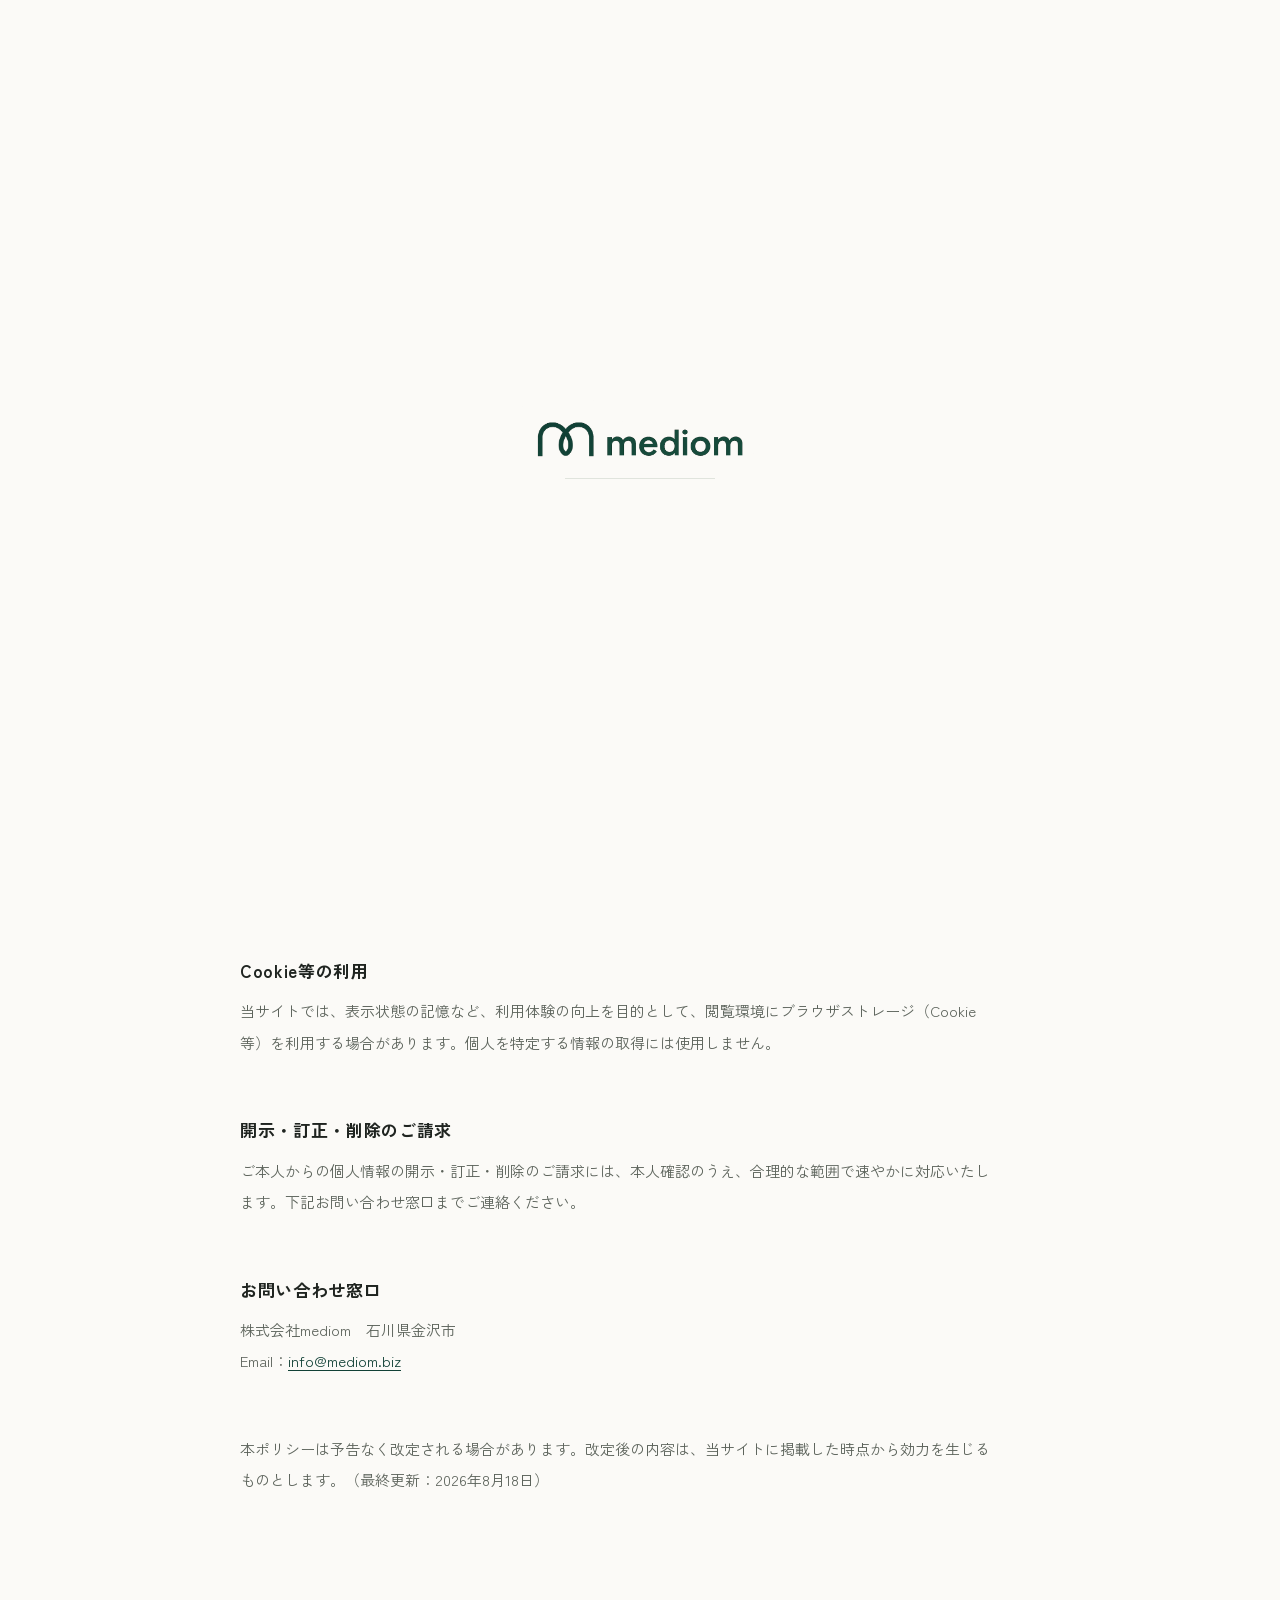
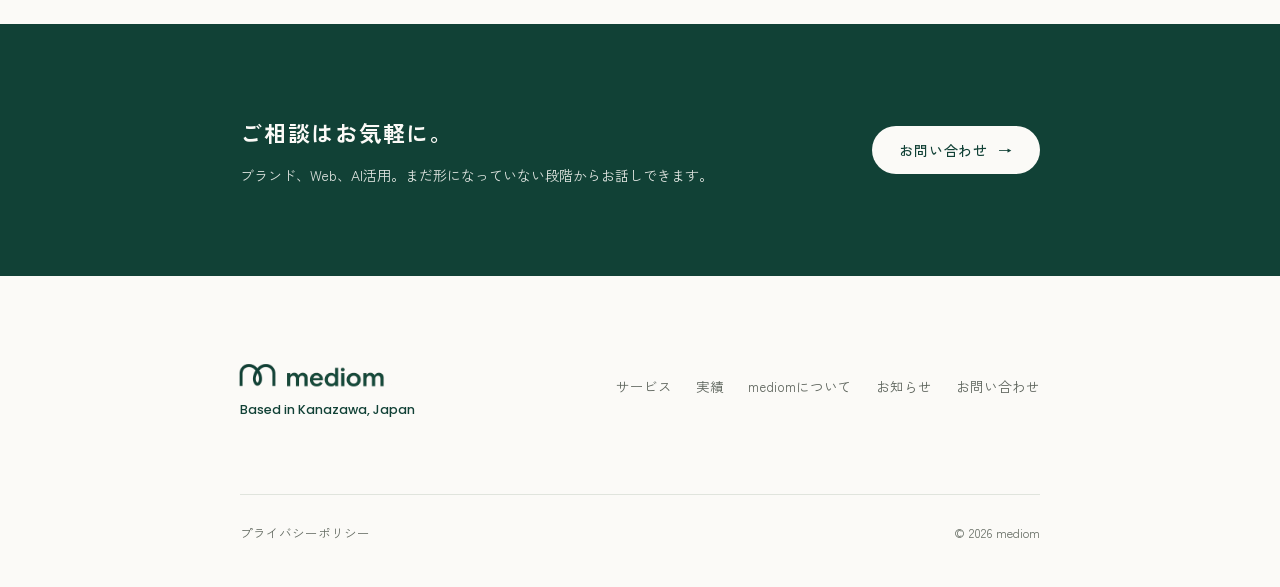
<file: privacy-policy.html>
<!DOCTYPE html>
<html lang="ja">
<head>
<meta charset="UTF-8">
<meta name="viewport" content="width=device-width, initial-scale=1.0, viewport-fit=cover">
<title>プライバシーポリシー | mediom</title>
<meta name="description" content="株式会社mediomの個人情報の取り扱いについて。">
<link rel="canonical" href="https://www.mediom.biz/privacy-policy">
<link rel="icon" href="/favicon.svg" type="image/svg+xml">
<link rel="alternate icon" href="/favicon.png">
<link rel="apple-touch-icon" href="/favicon.png">
<meta property="og:type" content="website">
<meta property="og:site_name" content="mediom">
<meta property="og:title" content="プライバシーポリシー | mediom">
<meta property="og:description" content="株式会社mediomの個人情報の取り扱いについて。">
<meta property="og:url" content="https://www.mediom.biz/privacy-policy">
<meta property="og:image" content="https://www.mediom.biz/images/og-default.png">
<meta property="og:locale" content="ja_JP">
<meta name="twitter:card" content="summary_large_image">
<meta name="twitter:title" content="プライバシーポリシー | mediom">
<meta name="twitter:description" content="株式会社mediomの個人情報の取り扱いについて。">
<meta name="twitter:image" content="https://www.mediom.biz/images/og-default.png">
<link rel="preconnect" href="https://fonts.googleapis.com">
<link rel="preconnect" href="https://fonts.gstatic.com" crossorigin>
<link rel="stylesheet" href="https://fonts.googleapis.com/css2?family=Poppins:wght@400;500&family=Zen+Kaku+Gothic+New:wght@400;500;700&display=swap">
<link rel="stylesheet" href="/css/style.css?v=20261010m">
</head>
<body>
<div class="site-loader" aria-hidden="true">
  <div class="loader-logo"><img class="loader-mark" src="/images/logo-mark.png" alt=""><img class="loader-word" src="/images/logo-wordmark.png" alt=""></div>
  <div class="loader-track"><video class="walk-cat loader-cat" src="/images/cat-walk-loop-ink.mp4" muted loop playsinline preload="auto" aria-hidden="true" tabindex="-1"></video></div>
</div>
<a href="#main" class="skip-link">本文へスキップ</a>

<header class="site-header">
  <div class="container">
    <a href="/" class="logo"><img class="logo-mark" src="/images/logo-mark.png" alt="" width="400" height="205"><img class="logo-word" src="/images/logo-wordmark.png" alt="mediom" width="700" height="112"></a>
    <nav class="main-nav" aria-label="グローバルナビゲーション"><a href="/service">サービス</a><a href="/works">実績</a><a href="/about">mediomについて</a><a href="/news">お知らせ</a><a href="/contact" class="cta">お問い合わせ</a></nav>
    <button class="nav-toggle" type="button" aria-label="メニューを開く" aria-expanded="false" aria-controls="mobile-nav"><i></i><i></i></button>
    <nav class="mobile-nav" id="mobile-nav" aria-label="メニュー" hidden><a href="/service">サービス</a><a href="/works">実績</a><a href="/about">mediomについて</a><a href="/news">お知らせ</a><a href="/contact" class="cta">お問い合わせ</a></nav>
  </div>
</header>

<main id="main">
<section class="page-head">
  <div class="container">
    <nav class="crumbs" aria-label="パンくずリスト"><a href="/">ホーム</a><span aria-hidden="true">/</span><span aria-current="page">プライバシーポリシー</span></nav>
    <span class="eyebrow">Privacy Policy</span>
    <h1>プライバシーポリシー</h1>
    <p class="lead">株式会社mediom（以下「当社」）は、お問い合わせフォームなどを通じてお預かりする個人情報を、以下の方針に基づき適切に取り扱います。</p>
  </div>
</section>

<section class="section" style="padding-top:8px">
  <div class="container">
    <div class="prose">
      <div><h2>取得する情報</h2><p>お問い合わせフォームのご送信時に、会社名・お名前・メールアドレス・ご相談内容など、フォームにご入力いただいた情報を取得します。</p></div>
      <div><h2>利用目的</h2><p>取得した情報は、お問い合わせへの回答、ご依頼内容の確認、業務のご案内など、お問い合わせにご対応する目的の範囲内でのみ利用します。目的外の利用は行いません。</p></div>
      <div><h2>第三者提供</h2><p>法令に基づく場合を除き、ご本人の同意なく個人情報を第三者に提供することはありません。なお、お問い合わせフォームの送信には外部のフォーム送信サービス（FormSubmit）を利用しており、ご入力内容は当社へメールでお届けするためにのみ同サービスを経由します。</p></div>
      <div><h2>Cookie等の利用</h2><p>当サイトでは、表示状態の記憶など、利用体験の向上を目的として、閲覧環境にブラウザストレージ（Cookie等）を利用する場合があります。個人を特定する情報の取得には使用しません。</p></div>
      <div><h2>開示・訂正・削除のご請求</h2><p>ご本人からの個人情報の開示・訂正・削除のご請求には、本人確認のうえ、合理的な範囲で速やかに対応いたします。下記お問い合わせ窓口までご連絡ください。</p></div>
      <div><h2>お問い合わせ窓口</h2><p>株式会社mediom　石川県金沢市<br>Email：<a href="mailto:info@mediom.biz">info@mediom.biz</a></p></div>
      <p>本ポリシーは予告なく改定される場合があります。改定後の内容は、当サイトに掲載した時点から効力を生じるものとします。（最終更新：2026年8月18日）</p>
    </div>
  </div>
</section>

<section class="cta-band">
  <div class="container">
    <div><h2 class="big">ご相談はお気軽に。</h2><p class="jp">ブランド、Web、AI活用。まだ形になっていない段階からお話しできます。</p></div>
    <a href="/contact" class="btn">お問い合わせ <span aria-hidden="true">→</span></a>
  </div>
</section>

</main>

<footer class="site-footer">
  <div class="container">
    <div class="foot-top">
      <div class="geo">
        <a href="/" class="logo foot-logo"><img class="logo-mark" src="/images/logo-mark.png" alt="" width="400" height="205"><img class="logo-word" src="/images/logo-wordmark.png" alt="mediom" width="700" height="112"></a>
        <span class="place">Based in Kanazawa, Japan</span>
      </div>
      <nav class="foot-nav" aria-label="フッターナビゲーション"><a href="/service">サービス</a><a href="/works">実績</a><a href="/about">mediomについて</a><a href="/news">お知らせ</a><a href="/contact">お問い合わせ</a></nav>
    </div>
    <!-- the studio cat walks the rule below when the footer comes into view -->
    <video class="walk-cat foot-cat" src="/images/cat-walk-loop-ink.mp4" muted loop playsinline preload="auto" aria-hidden="true" tabindex="-1"></video>
    <div class="foot-bottom">
      <a href="/privacy-policy">プライバシーポリシー</a>
      <span>© 2026 mediom</span>
    </div>
  </div>
</footer>
<script src="/js/main.js?v=20261010m"></script>
</body>
</html>
</file>
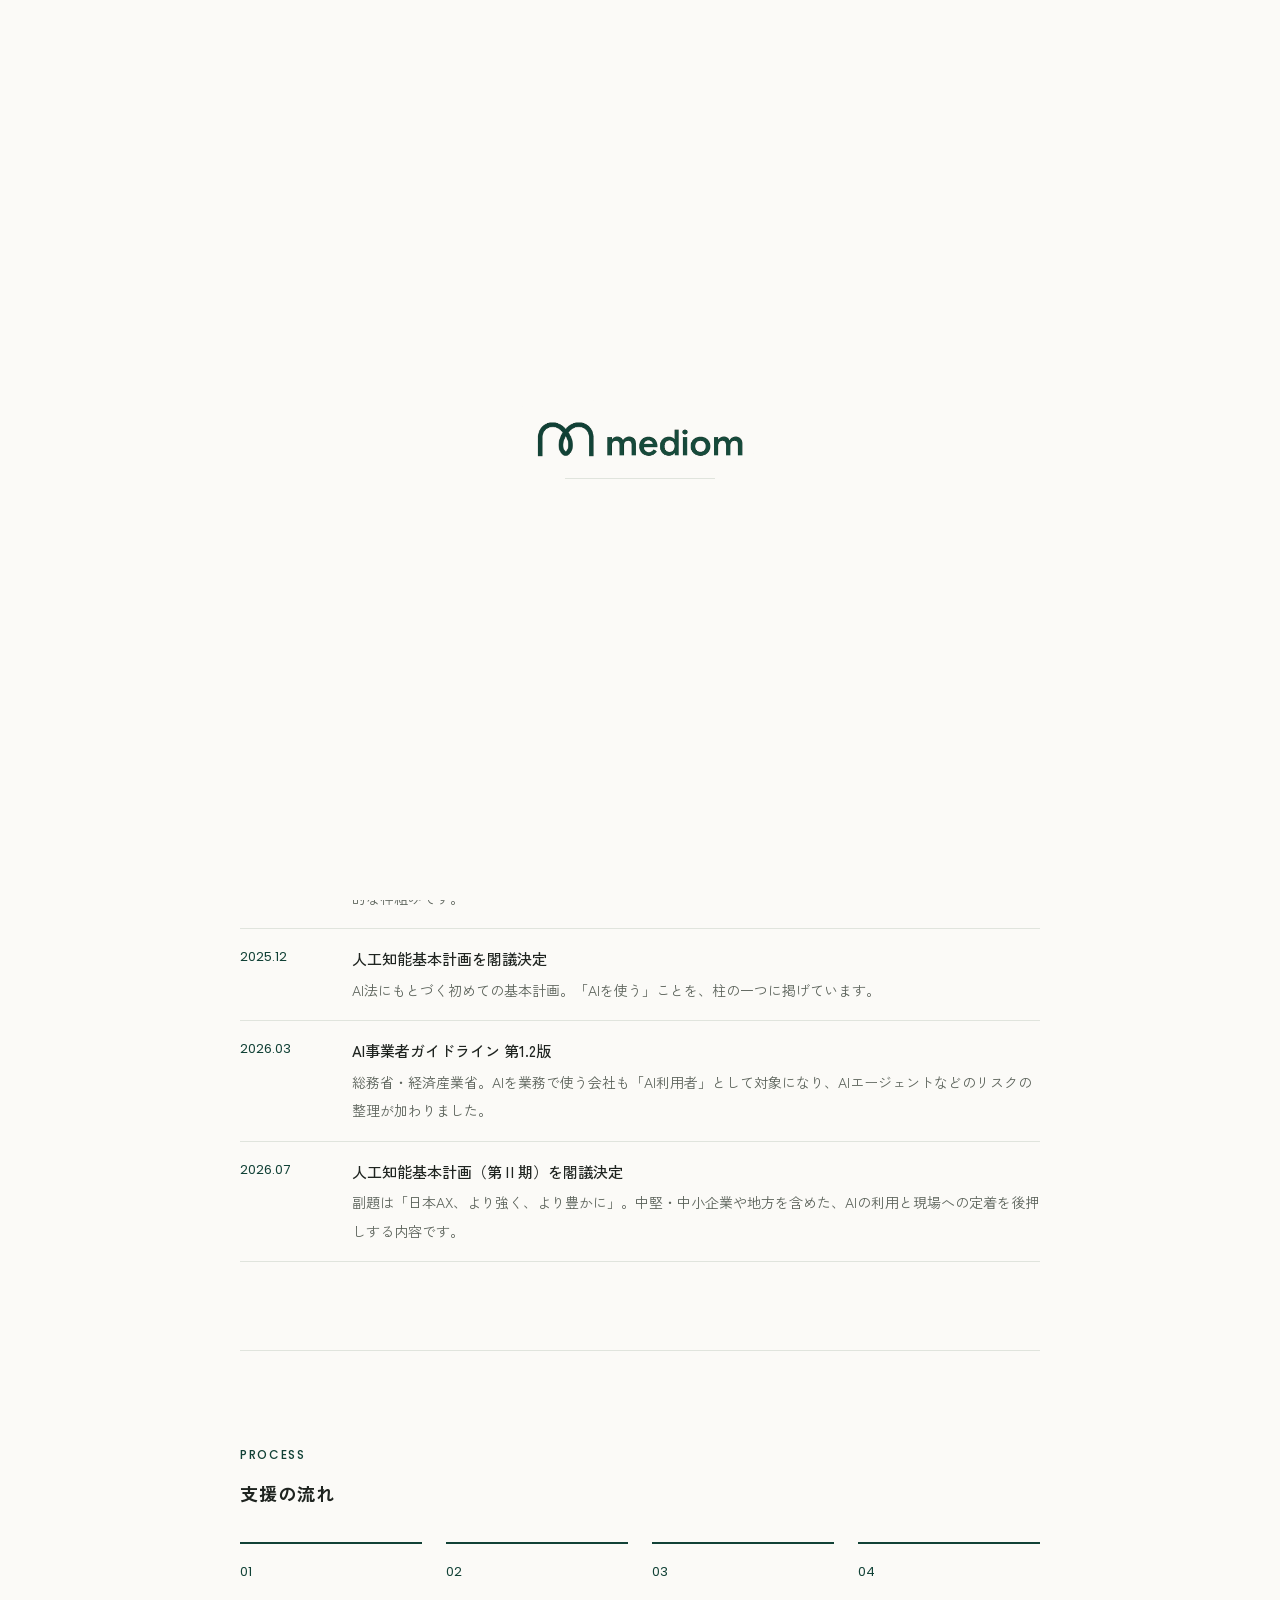
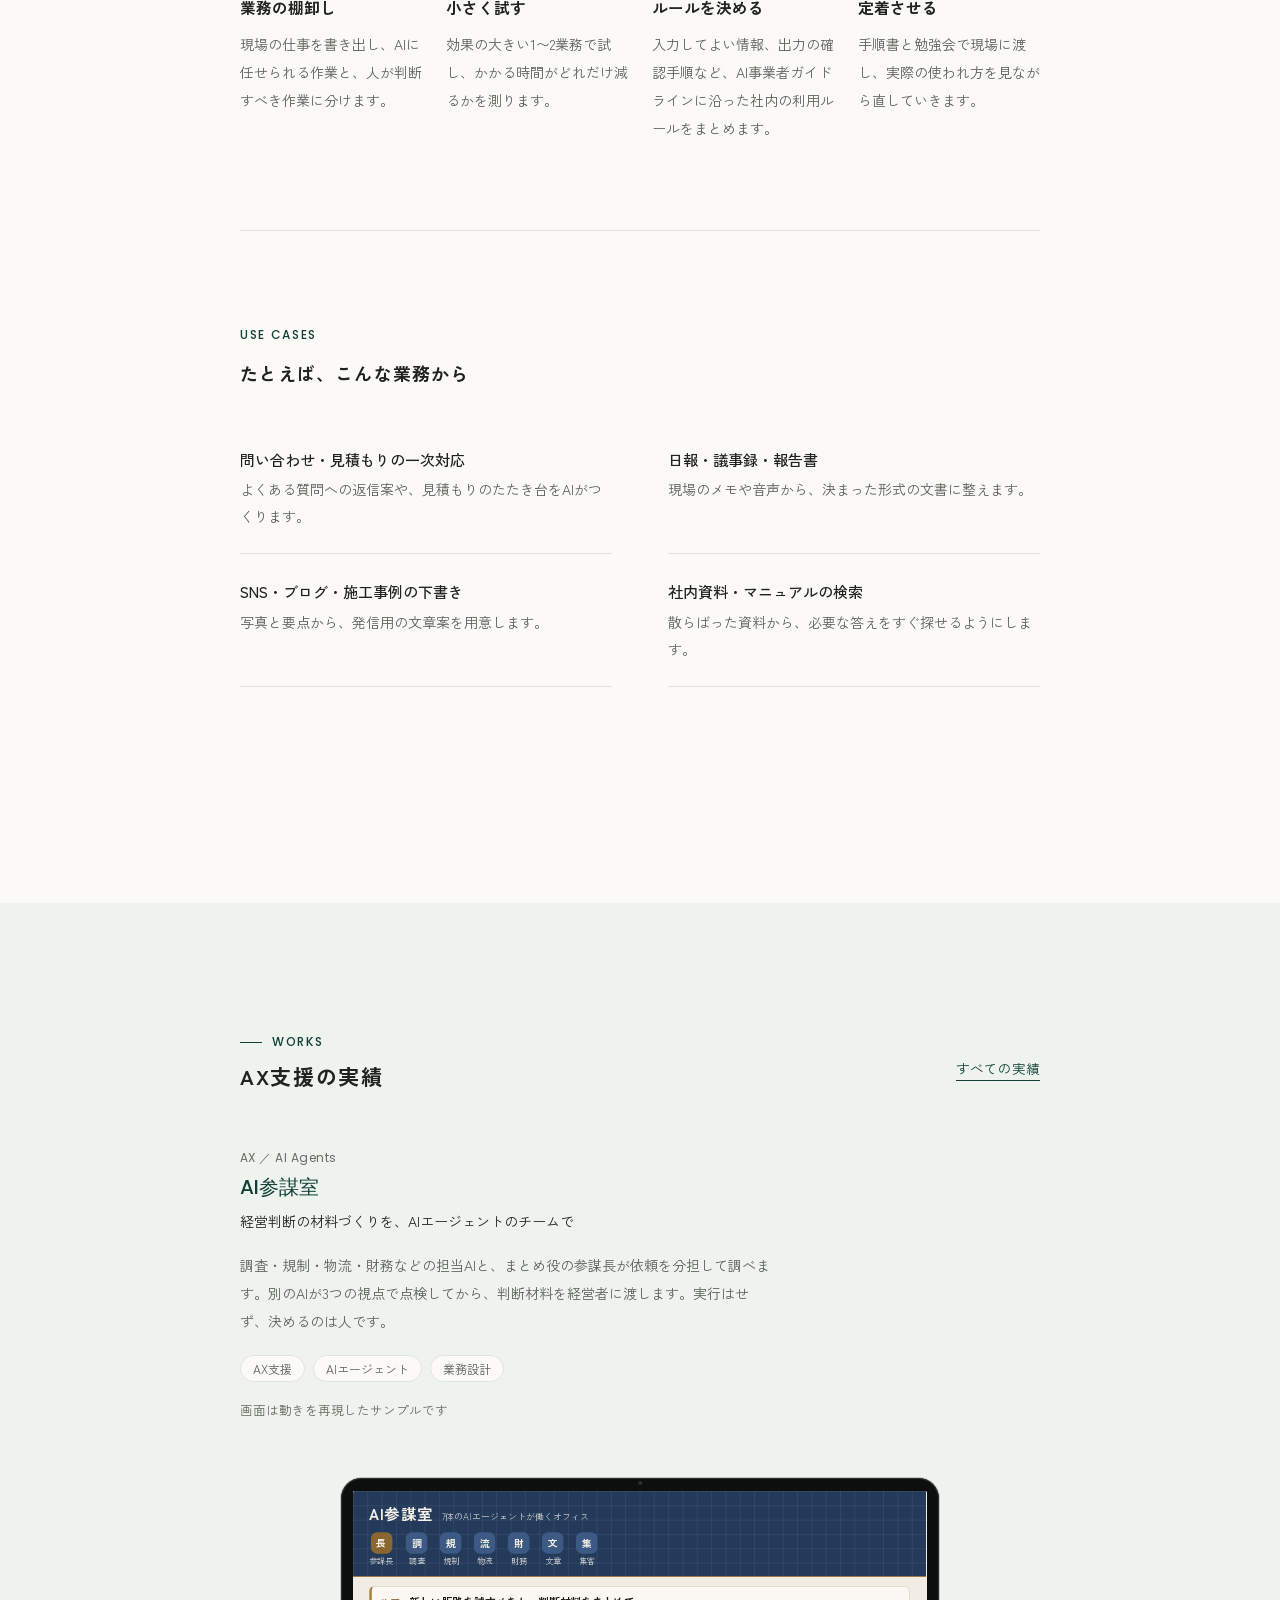
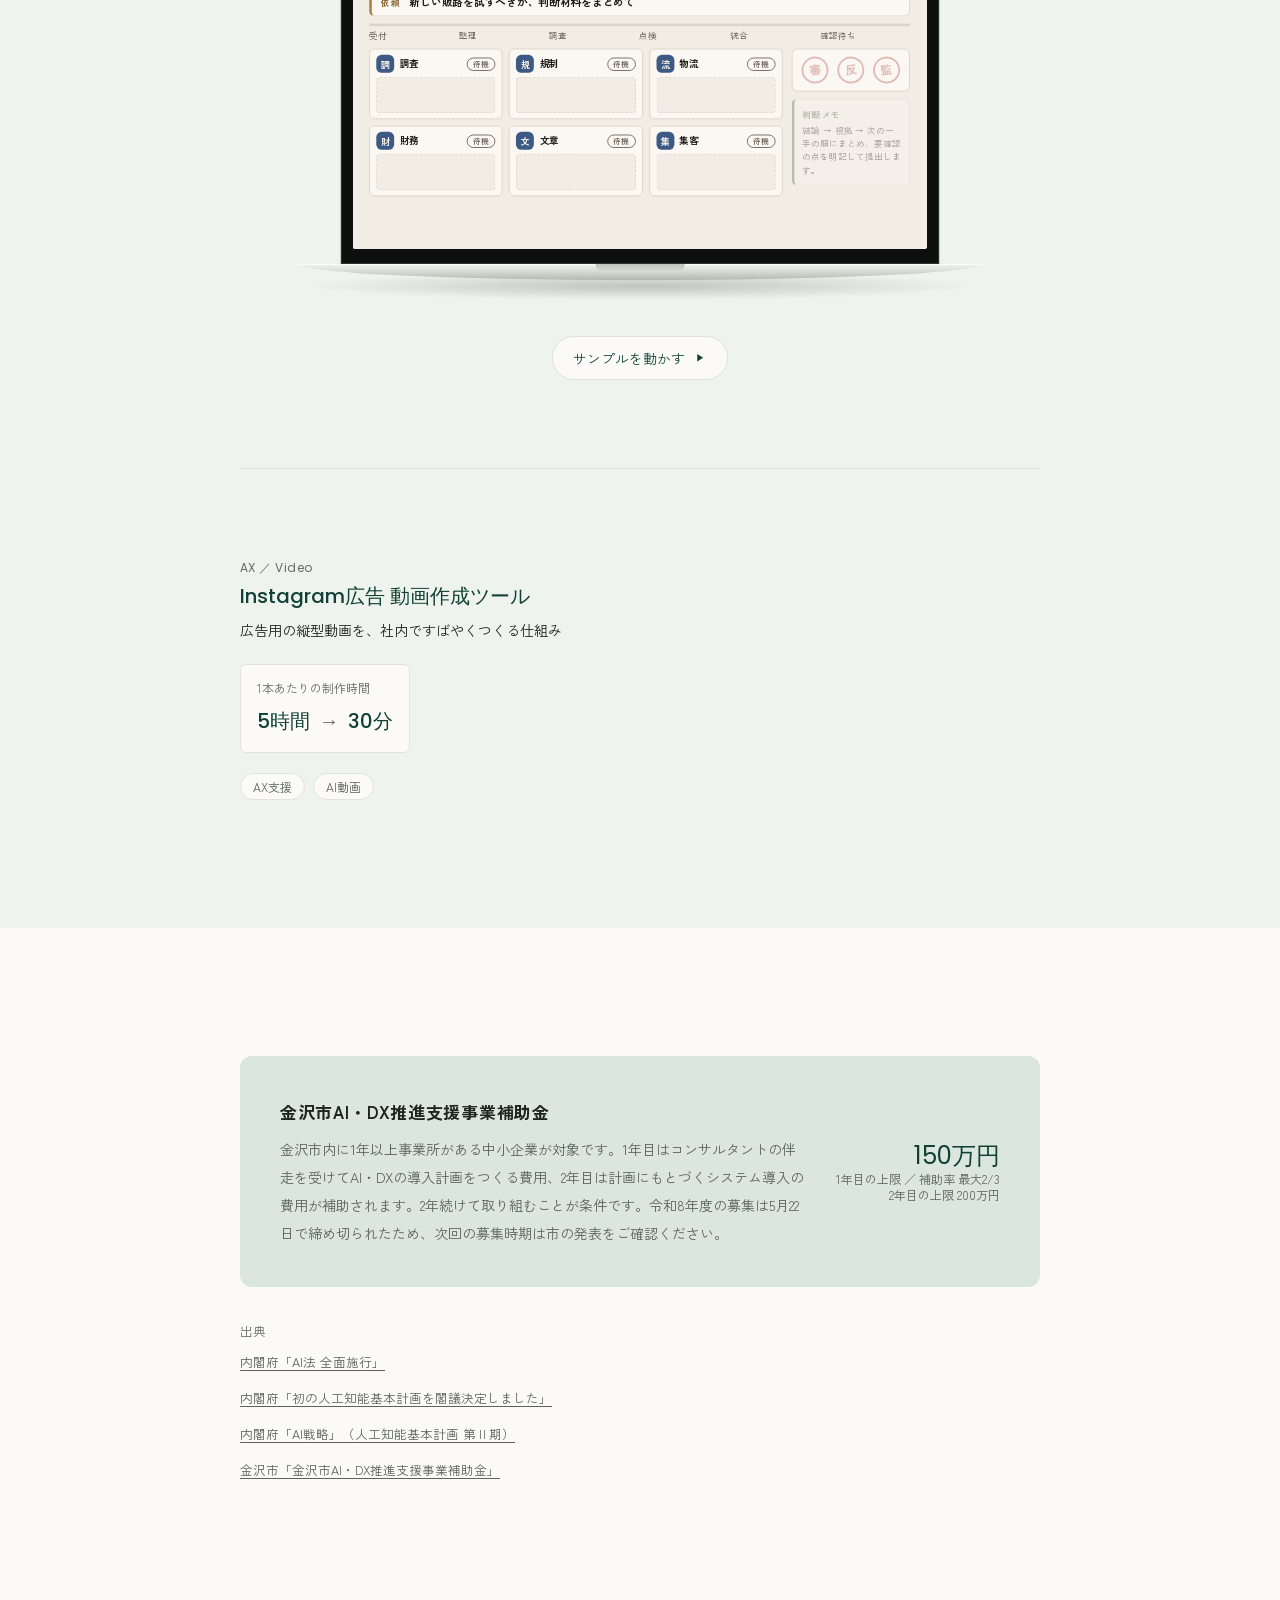
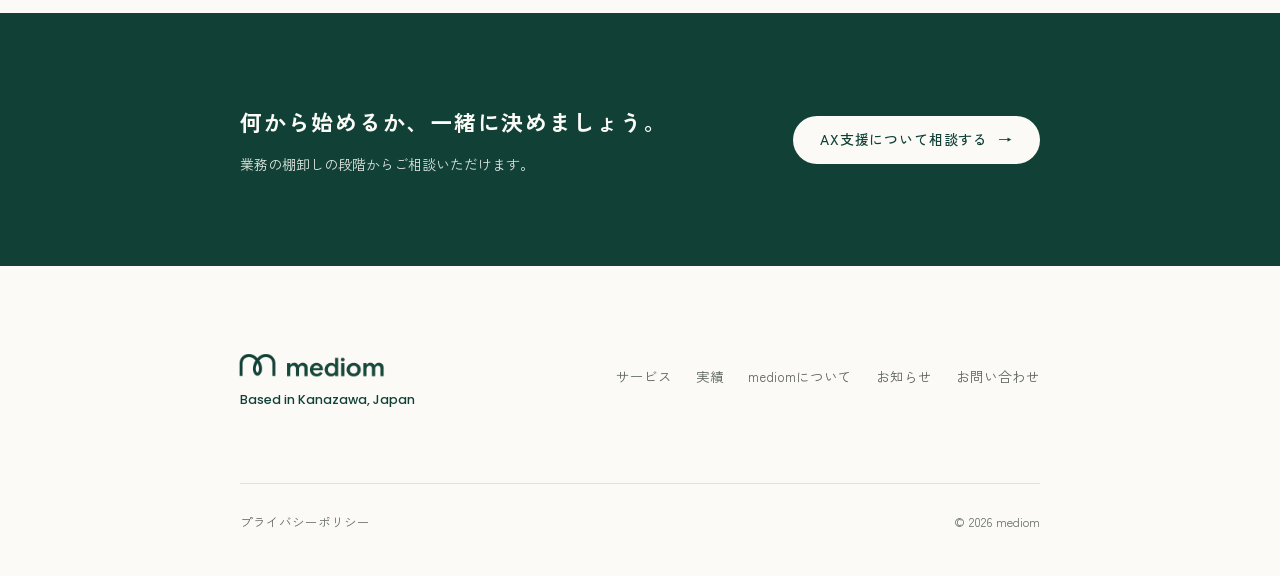
<file: service-ax.html>
<!DOCTYPE html>
<html lang="ja">
<head>
<meta charset="UTF-8">
<meta name="viewport" content="width=device-width, initial-scale=1.0, viewport-fit=cover">
<title>AX支援 | mediom</title>
<meta name="description" content="AIを前提に業務の流れを組み直すAX（AIトランスフォーメーション）支援。業務の棚卸しから社内ルールづくり、現場への定着まで伴走します。">
<link rel="canonical" href="https://www.mediom.biz/service/ax">
<link rel="icon" href="/favicon.svg" type="image/svg+xml">
<link rel="alternate icon" href="/favicon.png">
<link rel="apple-touch-icon" href="/favicon.png">
<meta property="og:type" content="website">
<meta property="og:site_name" content="mediom">
<meta property="og:title" content="AX支援 | mediom">
<meta property="og:description" content="AIを前提に業務の流れを組み直すAX（AIトランスフォーメーション）支援。業務の棚卸しから社内ルールづくり、現場への定着まで伴走します。">
<meta property="og:url" content="https://www.mediom.biz/service/ax">
<meta property="og:image" content="https://www.mediom.biz/images/og-default.png">
<meta property="og:locale" content="ja_JP">
<meta name="twitter:card" content="summary_large_image">
<meta name="twitter:title" content="AX支援 | mediom">
<meta name="twitter:description" content="AIを前提に業務の流れを組み直すAX（AIトランスフォーメーション）支援。業務の棚卸しから社内ルールづくり、現場への定着まで伴走します。">
<meta name="twitter:image" content="https://www.mediom.biz/images/og-default.png">
<link rel="preconnect" href="https://fonts.googleapis.com">
<link rel="preconnect" href="https://fonts.gstatic.com" crossorigin>
<link rel="stylesheet" href="https://fonts.googleapis.com/css2?family=Poppins:wght@400;500&family=Zen+Kaku+Gothic+New:wght@400;500;700&display=swap">
<link rel="stylesheet" href="/css/style.css?v=20261010m">
</head>
<body>
<div class="site-loader" aria-hidden="true">
  <div class="loader-logo"><img class="loader-mark" src="/images/logo-mark.png" alt=""><img class="loader-word" src="/images/logo-wordmark.png" alt=""></div>
  <div class="loader-track"><video class="walk-cat loader-cat" src="/images/cat-walk-loop-ink.mp4" muted loop playsinline preload="auto" aria-hidden="true" tabindex="-1"></video></div>
</div>
<a href="#main" class="skip-link">本文へスキップ</a>

<header class="site-header">
  <div class="container">
    <a href="/" class="logo"><img class="logo-mark" src="/images/logo-mark.png" alt="" width="400" height="205"><img class="logo-word" src="/images/logo-wordmark.png" alt="mediom" width="700" height="112"></a>
    <nav class="main-nav" aria-label="グローバルナビゲーション"><a href="/service" aria-current="page">サービス</a><a href="/works">実績</a><a href="/about">mediomについて</a><a href="/news">お知らせ</a><a href="/contact" class="cta">お問い合わせ</a></nav>
    <button class="nav-toggle" type="button" aria-label="メニューを開く" aria-expanded="false" aria-controls="mobile-nav"><i></i><i></i></button>
    <nav class="mobile-nav" id="mobile-nav" aria-label="メニュー" hidden><a href="/service" aria-current="page">サービス</a><a href="/works">実績</a><a href="/about">mediomについて</a><a href="/news">お知らせ</a><a href="/contact" class="cta">お問い合わせ</a></nav>
  </div>
</header>

<main id="main">
<section class="page-head">
  <div class="container">
    <nav class="crumbs" aria-label="パンくずリスト"><a href="/">ホーム</a><span aria-hidden="true">/</span><a href="/service">サービス</a><span aria-hidden="true">/</span><span aria-current="page">AX支援</span></nav>
    <span class="eyebrow">Service ／ AI Transformation</span>
    <h1>AX支援</h1>
  </div>
</section>

<section class="section" style="padding-top:8px">
  <div class="container">
    <div class="ax-intro">
      <h2 class="big">AIを入れるより先に、<br>仕事の流れを見直す。</h2>
      <p>AX（AIトランスフォーメーション）は、AIのツールを導入することではなく、AIがある前提で業務の流れそのものを組み直すことです。mediomは、どの業務をAIに任せ、どこを人が判断するかの線引きから始め、社内のルールづくりと現場への定着まで伴走します。</p>
    </div>

    <div class="ax-sec">
      <span class="eyebrow">Background</span>
      <h2>国も、AIの「活用」を進めています</h2>
      <div class="tl">
        <div><time datetime="2025-09">2025.09</time><p><b>AI法が全面施行</b><span>「人工知能関連技術の研究開発及び活用の推進に関する法律」。AIの開発と活用を国として進めるための基本的な枠組みです。</span></p></div>
        <div><time datetime="2025-12">2025.12</time><p><b>人工知能基本計画を閣議決定</b><span>AI法にもとづく初めての基本計画。「AIを使う」ことを、柱の一つに掲げています。</span></p></div>
        <div><time datetime="2026-03">2026.03</time><p><b>AI事業者ガイドライン 第1.2版</b><span>総務省・経済産業省。AIを業務で使う会社も「AI利用者」として対象になり、AIエージェントなどのリスクの整理が加わりました。</span></p></div>
        <div><time datetime="2026-07">2026.07</time><p><b>人工知能基本計画（第Ⅱ期）を閣議決定</b><span>副題は「日本AX、より強く、より豊かに」。中堅・中小企業や地方を含めた、AIの利用と現場への定着を後押しする内容です。</span></p></div>
      </div>
    </div>

    <div class="ax-sec">
      <span class="eyebrow">Process</span>
      <h2>支援の流れ</h2>
      <div class="steps">
        <div><b>業務の棚卸し</b><p>現場の仕事を書き出し、AIに任せられる作業と、人が判断すべき作業に分けます。</p></div>
        <div><b>小さく試す</b><p>効果の大きい1〜2業務で試し、かかる時間がどれだけ減るかを測ります。</p></div>
        <div><b>ルールを決める</b><p>入力してよい情報、出力の確認手順など、AI事業者ガイドラインに沿った社内の利用ルールをまとめます。</p></div>
        <div><b>定着させる</b><p>手順書と勉強会で現場に渡し、実際の使われ方を見ながら直していきます。</p></div>
      </div>
    </div>

    <div class="ax-sec">
      <span class="eyebrow">Use cases</span>
      <h2>たとえば、こんな業務から</h2>
      <div class="uses">
        <div><b>問い合わせ・見積もりの一次対応</b><span>よくある質問への返信案や、見積もりのたたき台をAIがつくります。</span></div>
        <div><b>日報・議事録・報告書</b><span>現場のメモや音声から、決まった形式の文書に整えます。</span></div>
        <div><b>SNS・ブログ・施工事例の下書き</b><span>写真と要点から、発信用の文章案を用意します。</span></div>
        <div><b>社内資料・マニュアルの検索</b><span>散らばった資料から、必要な答えをすぐ探せるようにします。</span></div>
      </div>
    </div>
  </div>
</section>

<section class="section mist">
  <div class="container">
    <div class="sechead"><div class="hd"><span class="eyebrow">Works</span><h2>AX支援の実績</h2></div><a class="more" href="/works">すべての実績</a></div>

        <div class="wk" data-category="ax">
          <div class="media-col">
            <div class="devices solo">
              <div class="laptop"><div class="lid"><span class="cam" aria-hidden="true"></span>
                <div class="demo-fit"><div class="demo-office" id="demo-office-1" aria-live="polite">
                  <div class="do-head"><div class="do-brand"><b>AI参謀室</b><span>7体のAIエージェントが働くオフィス</span></div><div class="do-roll"><span class="do-av"><i>長</i><em>参謀長</em></span><span class="do-av"><i>調</i><em>調査</em></span><span class="do-av"><i>規</i><em>規制</em></span><span class="do-av"><i>流</i><em>物流</em></span><span class="do-av"><i>財</i><em>財務</em></span><span class="do-av"><i>文</i><em>文章</em></span><span class="do-av"><i>集</i><em>集客</em></span></div></div>
                  <div class="do-body">
                    <div class="do-req"><span>依頼</span><b>新しい販路を試すべきか、判断材料をまとめて</b></div>
                    <ol class="do-ph"><li>受付</li><li>整理</li><li>調査</li><li>点検</li><li>統合</li><li>確認待ち</li></ol>
                    <div class="do-floor">
                      <div class="do-desks"><div class="do-desk"><div class="do-who"><i>調</i>調査<span class="do-lamp">待機</span></div><div class="do-paper"></div></div><div class="do-desk"><div class="do-who"><i>規</i>規制<span class="do-lamp">待機</span></div><div class="do-paper"></div></div><div class="do-desk"><div class="do-who"><i>流</i>物流<span class="do-lamp">待機</span></div><div class="do-paper"></div></div><div class="do-desk"><div class="do-who"><i>財</i>財務<span class="do-lamp">待機</span></div><div class="do-paper"></div></div><div class="do-desk"><div class="do-who"><i>文</i>文章<span class="do-lamp">待機</span></div><div class="do-paper"></div></div><div class="do-desk"><div class="do-who"><i>集</i>集客<span class="do-lamp">待機</span></div><div class="do-paper"></div></div></div>
                      <div class="do-side">
                        <div class="do-seals"><span>審</span><span>反</span><span>監</span></div>
                        <div class="do-memo"><span>判断メモ</span><p>結論 → 根拠 → 次の一手の順にまとめ、要確認の点を明記して提出します。</p></div>
                      </div>
                    </div>
                  </div>
                </div></div>
              </div><div class="base"><span class="lip" aria-hidden="true"></span></div></div>
            </div>
            <button type="button" class="demo-btn" data-demo="office" data-target="demo-office-1">サンプルを動かす <svg class="ic" viewBox="0 0 16 16" aria-hidden="true"><path d="M5 3.5v9l7-4.5z"/></svg></button>
          </div>
          <div class="meta">
            <span class="meta-en">AX ／ AI Agents</span>
            <h3>AI参謀室</h3>
            <p class="cl">経営判断の材料づくりを、AIエージェントのチームで</p>
            <p class="desc">調査・規制・物流・財務などの担当AIと、まとめ役の参謀長が依頼を分担して調べます。別のAIが3つの視点で点検してから、判断材料を経営者に渡します。実行はせず、決めるのは人です。</p>
            <div class="tags"><span class="tag">AX支援</span><span class="tag">AIエージェント</span><span class="tag">業務設計</span></div>
            <p class="note">画面は動きを再現したサンプルです</p>
          </div>
        </div>

        <div class="wk rev" data-category="ax video">
          <div class="meta">
            <span class="meta-en">AX ／ Video</span>
            <h3>Instagram広告 動画作成ツール</h3>
            <p class="cl">広告用の縦型動画を、社内ですばやくつくる仕組み</p>
            <div class="ax-metric"><span>1本あたりの制作時間</span><b>5時間 <i aria-hidden="true">→</i> 30分</b></div>
            <div class="tags"><span class="tag">AX支援</span><span class="tag">AI動画</span></div>
          </div>
        </div>
  </div>
</section>

<section class="section">
  <div class="container">
    <div class="aid">
      <div>
        <h3>金沢市AI・DX推進支援事業補助金</h3>
        <p>金沢市内に1年以上事業所がある中小企業が対象です。1年目はコンサルタントの伴走を受けてAI・DXの導入計画をつくる費用、2年目は計画にもとづくシステム導入の費用が補助されます。2年続けて取り組むことが条件です。令和8年度の募集は5月22日で締め切られたため、次回の募集時期は市の発表をご確認ください。</p>
      </div>
      <div class="fig"><strong>150万円</strong><small>1年目の上限 ／ 補助率 最大2/3</small><small>2年目の上限 200万円</small></div>
    </div>
    <div class="src">
      <span>出典</span>
      <a href="https://www.cao.go.jp/press/new_wave/20251003.html" target="_blank" rel="noopener">内閣府「AI法 全面施行」</a>
      <a href="https://www.cao.go.jp/press/new_wave/20260206.html" target="_blank" rel="noopener">内閣府「初の人工知能基本計画を閣議決定しました」</a>
      <a href="https://www8.cao.go.jp/cstp/ai/index.html" target="_blank" rel="noopener">内閣府「AI戦略」（人工知能基本計画 第Ⅱ期）</a>
      <a href="https://www4.city.kanazawa.lg.jp/soshikikarasagasu/sangyoseisakuka/gyomuannai/3/4/30689.html" target="_blank" rel="noopener">金沢市「金沢市AI・DX推進支援事業補助金」</a>
    </div>
  </div>
</section>

<section class="cta-band">
  <div class="container">
    <div><h2 class="big">何から始めるか、一緒に決めましょう。</h2><p class="jp">業務の棚卸しの段階からご相談いただけます。</p></div>
    <a href="/contact?type=ax" class="btn">AX支援について相談する <span aria-hidden="true">→</span></a>
  </div>
</section>
</main>

<footer class="site-footer">
  <div class="container">
    <div class="foot-top">
      <div class="geo">
        <a href="/" class="logo foot-logo"><img class="logo-mark" src="/images/logo-mark.png" alt="" width="400" height="205"><img class="logo-word" src="/images/logo-wordmark.png" alt="mediom" width="700" height="112"></a>
        <span class="place">Based in Kanazawa, Japan</span>
      </div>
      <nav class="foot-nav" aria-label="フッターナビゲーション"><a href="/service">サービス</a><a href="/works">実績</a><a href="/about">mediomについて</a><a href="/news">お知らせ</a><a href="/contact">お問い合わせ</a></nav>
    </div>
    <!-- the studio cat walks the rule below when the footer comes into view -->
    <video class="walk-cat foot-cat" src="/images/cat-walk-loop-ink.mp4" muted loop playsinline preload="auto" aria-hidden="true" tabindex="-1"></video>
    <div class="foot-bottom">
      <a href="/privacy-policy">プライバシーポリシー</a>
      <span>© 2026 mediom</span>
    </div>
  </div>
</footer>
<script src="/js/main.js?v=20261010m"></script>
</body>
</html>
</file>
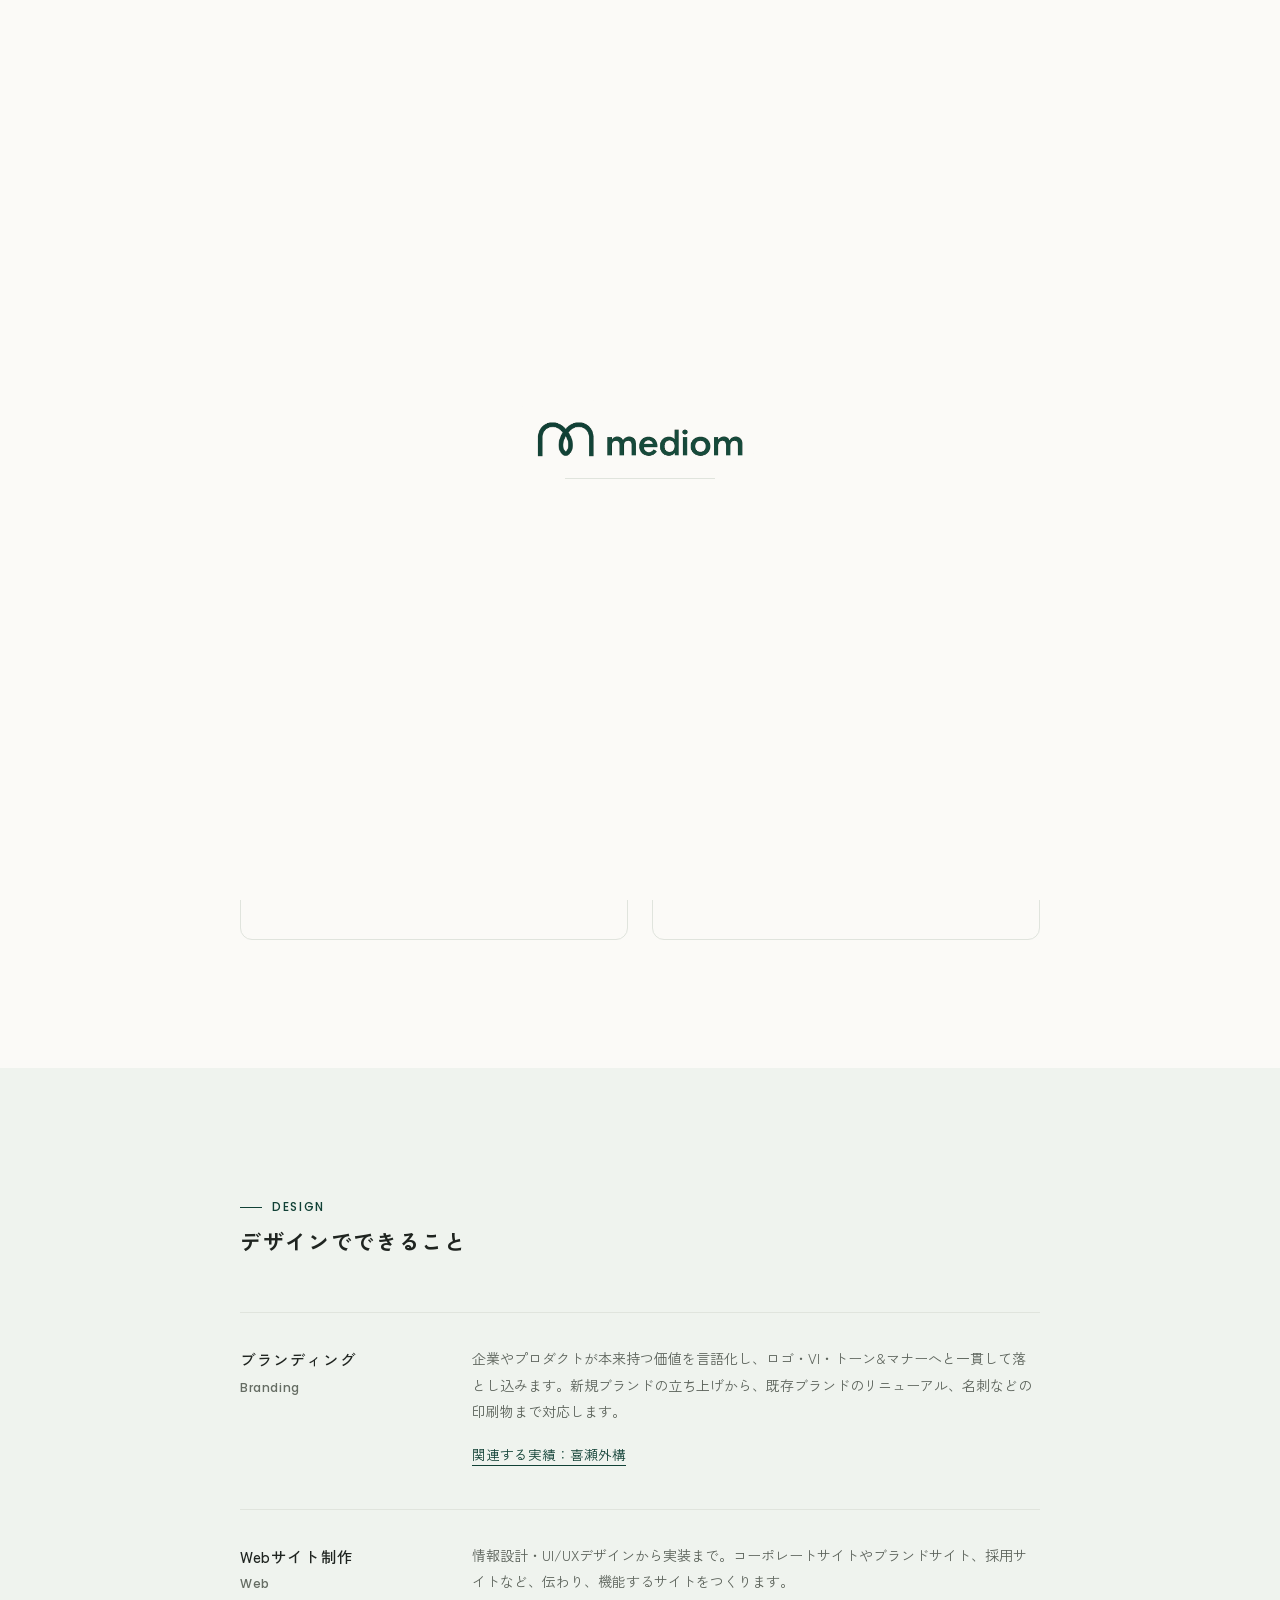
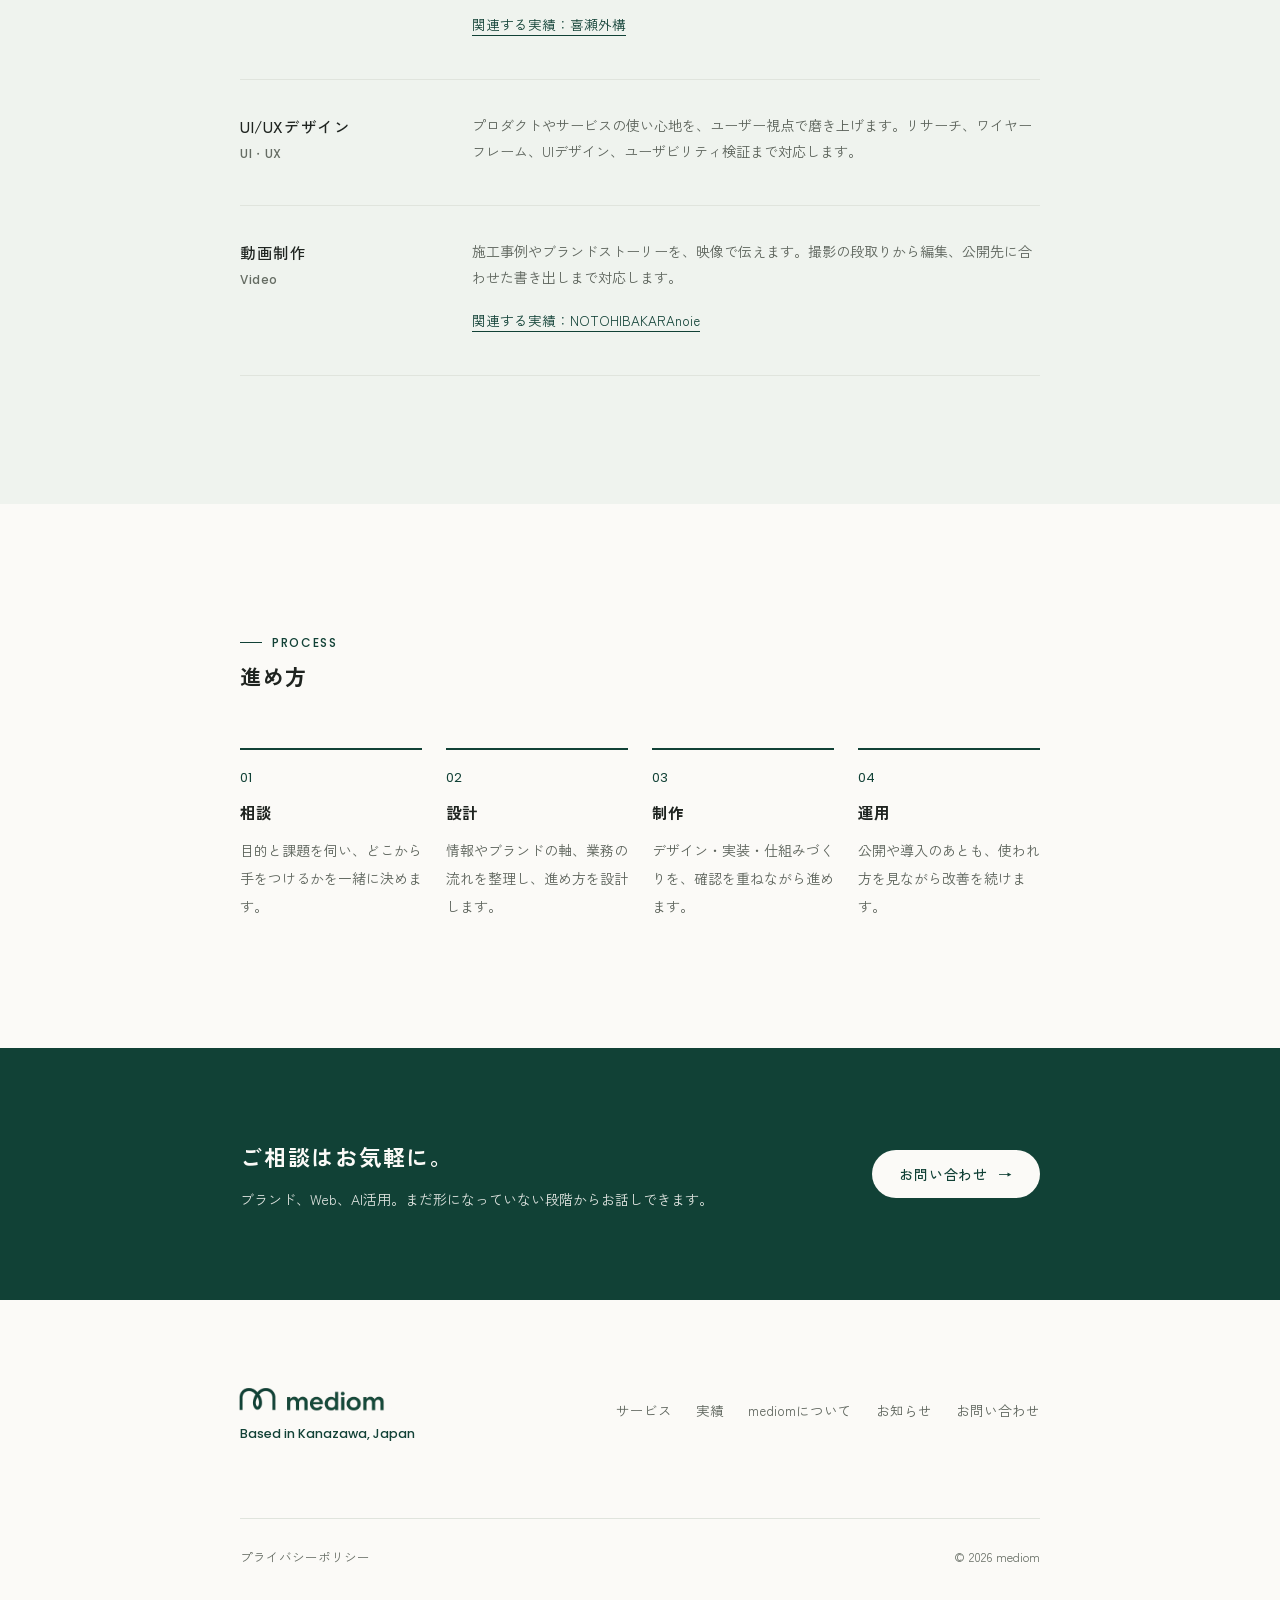
<file: service.html>
<!DOCTYPE html>
<html lang="ja">
<head>
<meta charset="UTF-8">
<meta name="viewport" content="width=device-width, initial-scale=1.0, viewport-fit=cover">
<title>サービス案内 | mediom</title>
<meta name="description" content="mediomが提供するブランディング・Webサイト制作・UI/UXデザイン・動画制作と、AIで業務を組み替えるAX支援のご案内です。">
<link rel="canonical" href="https://www.mediom.biz/service">
<link rel="icon" href="/favicon.svg" type="image/svg+xml">
<link rel="alternate icon" href="/favicon.png">
<link rel="apple-touch-icon" href="/favicon.png">
<meta property="og:type" content="website">
<meta property="og:site_name" content="mediom">
<meta property="og:title" content="サービス案内 | mediom">
<meta property="og:description" content="mediomが提供するブランディング・Webサイト制作・UI/UXデザイン・動画制作と、AIで業務を組み替えるAX支援のご案内です。">
<meta property="og:url" content="https://www.mediom.biz/service">
<meta property="og:image" content="https://www.mediom.biz/images/og-default.png">
<meta property="og:locale" content="ja_JP">
<meta name="twitter:card" content="summary_large_image">
<meta name="twitter:title" content="サービス案内 | mediom">
<meta name="twitter:description" content="mediomが提供するブランディング・Webサイト制作・UI/UXデザイン・動画制作と、AIで業務を組み替えるAX支援のご案内です。">
<meta name="twitter:image" content="https://www.mediom.biz/images/og-default.png">
<link rel="preconnect" href="https://fonts.googleapis.com">
<link rel="preconnect" href="https://fonts.gstatic.com" crossorigin>
<link rel="stylesheet" href="https://fonts.googleapis.com/css2?family=Poppins:wght@400;500&family=Zen+Kaku+Gothic+New:wght@400;500;700&display=swap">
<link rel="stylesheet" href="/css/style.css?v=20261010m">
</head>
<body>
<div class="site-loader" aria-hidden="true">
  <div class="loader-logo"><img class="loader-mark" src="/images/logo-mark.png" alt=""><img class="loader-word" src="/images/logo-wordmark.png" alt=""></div>
  <div class="loader-track"><video class="walk-cat loader-cat" src="/images/cat-walk-loop-ink.mp4" muted loop playsinline preload="auto" aria-hidden="true" tabindex="-1"></video></div>
</div>
<a href="#main" class="skip-link">本文へスキップ</a>

<header class="site-header">
  <div class="container">
    <a href="/" class="logo"><img class="logo-mark" src="/images/logo-mark.png" alt="" width="400" height="205"><img class="logo-word" src="/images/logo-wordmark.png" alt="mediom" width="700" height="112"></a>
    <nav class="main-nav" aria-label="グローバルナビゲーション"><a href="/service" aria-current="page">サービス</a><a href="/works">実績</a><a href="/about">mediomについて</a><a href="/news">お知らせ</a><a href="/contact" class="cta">お問い合わせ</a></nav>
    <button class="nav-toggle" type="button" aria-label="メニューを開く" aria-expanded="false" aria-controls="mobile-nav"><i></i><i></i></button>
    <nav class="mobile-nav" id="mobile-nav" aria-label="メニュー" hidden><a href="/service" aria-current="page">サービス</a><a href="/works">実績</a><a href="/about">mediomについて</a><a href="/news">お知らせ</a><a href="/contact" class="cta">お問い合わせ</a></nav>
  </div>
</header>

<main id="main">
<section class="page-head">
  <div class="container">
    <nav class="crumbs" aria-label="パンくずリスト"><a href="/">ホーム</a><span aria-hidden="true">/</span><span aria-current="page">サービス</span></nav>
    <span class="eyebrow">Service</span>
    <h1>サービス案内</h1>
    <p class="lead">mediomの仕事は「デザイン」と「AI活用」の2つです。どちらも、企画から実装、運用まで一貫して伴走します。</p>
  </div>
</section>

<section class="section" style="padding-top:8px">
  <div class="container">
    <div class="pillars">
      <div class="pillar">
        <span class="eyebrow">Design</span>
        <h2>デザイン</h2>
        <p>ブランドの軸づくりから、Webサイト・映像まで。<br>「伝わる状態」をつくります。</p>
        <ul class="pillar-list">
          <li><a href="#branding">ブランディング</a></li>
          <li><a href="#web">Webサイト制作</a></li>
          <li><a href="#uiux">UI/UXデザイン</a></li>
          <li><a href="#video">動画制作</a></li>
        </ul>
      </div>
      <div class="pillar">
        <span class="eyebrow">AI Transformation</span>
        <h2>AI活用（AX支援）</h2>
        <p>AIを前提に、日々の業務の流れを組み直します。<br>「回る状態」をつくります。</p>
        <ul class="pillar-list">
          <li>業務の棚卸しと、AIに任せる範囲の線引き</li>
          <li>社内の利用ルールづくり</li>
          <li>現場への定着と、補助金活用のご相談</li>
        </ul>
        <a class="btn btn-ghost" href="/service/ax">AX支援の詳細を見る <span aria-hidden="true">→</span></a>
      </div>
    </div>
  </div>
</section>

<section class="section mist">
  <div class="container">
    <div class="sechead"><div class="hd"><span class="eyebrow">Design</span><h2>デザインでできること</h2></div></div>
    <div class="svc-detail">
      <div id="branding">
        <h3>ブランディング<em>Branding</em></h3>
        <p>企業やプロダクトが本来持つ価値を言語化し、ロゴ・VI・トーン&amp;マナーへと一貫して落とし込みます。新規ブランドの立ち上げから、既存ブランドのリニューアル、名刺などの印刷物まで対応します。</p>
        <a class="rel" href="/works#kise-gaiko">関連する実績：喜瀬外構</a>
      </div>
      <div id="web">
        <h3>Webサイト制作<em>Web</em></h3>
        <p>情報設計・UI/UXデザインから実装まで。コーポレートサイトやブランドサイト、採用サイトなど、伝わり、機能するサイトをつくります。</p>
        <a class="rel" href="/works#kise-gaiko">関連する実績：喜瀬外構</a>
      </div>
      <div id="uiux">
        <h3>UI/UXデザイン<em>UI・UX</em></h3>
        <p>プロダクトやサービスの使い心地を、ユーザー視点で磨き上げます。リサーチ、ワイヤーフレーム、UIデザイン、ユーザビリティ検証まで対応します。</p>
      </div>
      <div id="video">
        <h3>動画制作<em>Video</em></h3>
        <p>施工事例やブランドストーリーを、映像で伝えます。撮影の段取りから編集、公開先に合わせた書き出しまで対応します。</p>
        <a class="rel" href="/works#notohibakara">関連する実績：NOTOHIBAKARAnoie</a>
      </div>
    </div>
  </div>
</section>

<section class="section">
  <div class="container">
    <div class="sechead"><div class="hd"><span class="eyebrow">Process</span><h2>進め方</h2></div></div>
    <div class="steps">
      <div><b>相談</b><p>目的と課題を伺い、どこから手をつけるかを一緒に決めます。</p></div>
      <div><b>設計</b><p>情報やブランドの軸、業務の流れを整理し、進め方を設計します。</p></div>
      <div><b>制作</b><p>デザイン・実装・仕組みづくりを、確認を重ねながら進めます。</p></div>
      <div><b>運用</b><p>公開や導入のあとも、使われ方を見ながら改善を続けます。</p></div>
    </div>
  </div>
</section>

<section class="cta-band">
  <div class="container">
    <div><h2 class="big">ご相談はお気軽に。</h2><p class="jp">ブランド、Web、AI活用。まだ形になっていない段階からお話しできます。</p></div>
    <a href="/contact" class="btn">お問い合わせ <span aria-hidden="true">→</span></a>
  </div>
</section>

</main>

<footer class="site-footer">
  <div class="container">
    <div class="foot-top">
      <div class="geo">
        <a href="/" class="logo foot-logo"><img class="logo-mark" src="/images/logo-mark.png" alt="" width="400" height="205"><img class="logo-word" src="/images/logo-wordmark.png" alt="mediom" width="700" height="112"></a>
        <span class="place">Based in Kanazawa, Japan</span>
      </div>
      <nav class="foot-nav" aria-label="フッターナビゲーション"><a href="/service">サービス</a><a href="/works">実績</a><a href="/about">mediomについて</a><a href="/news">お知らせ</a><a href="/contact">お問い合わせ</a></nav>
    </div>
    <!-- the studio cat walks the rule below when the footer comes into view -->
    <video class="walk-cat foot-cat" src="/images/cat-walk-loop-ink.mp4" muted loop playsinline preload="auto" aria-hidden="true" tabindex="-1"></video>
    <div class="foot-bottom">
      <a href="/privacy-policy">プライバシーポリシー</a>
      <span>© 2026 mediom</span>
    </div>
  </div>
</footer>
<script src="/js/main.js?v=20261010m"></script>
</body>
</html>
</file>
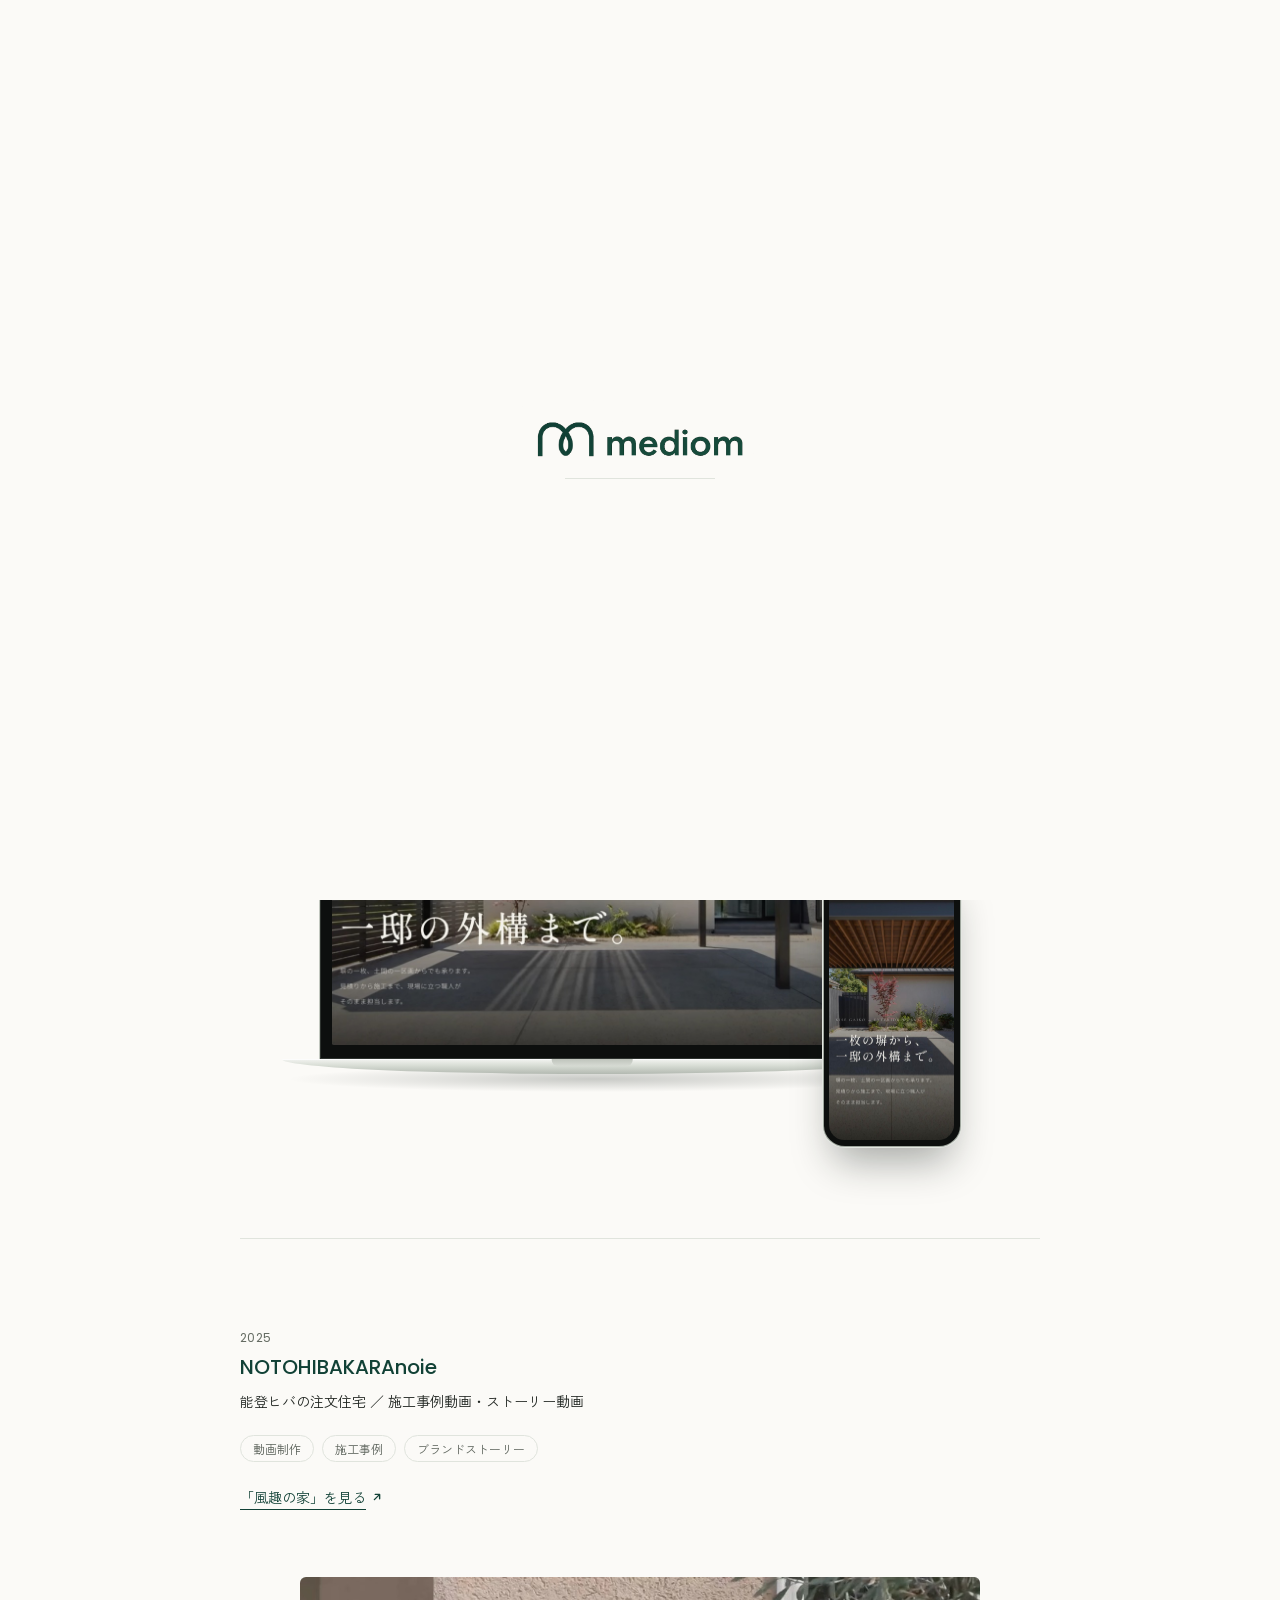
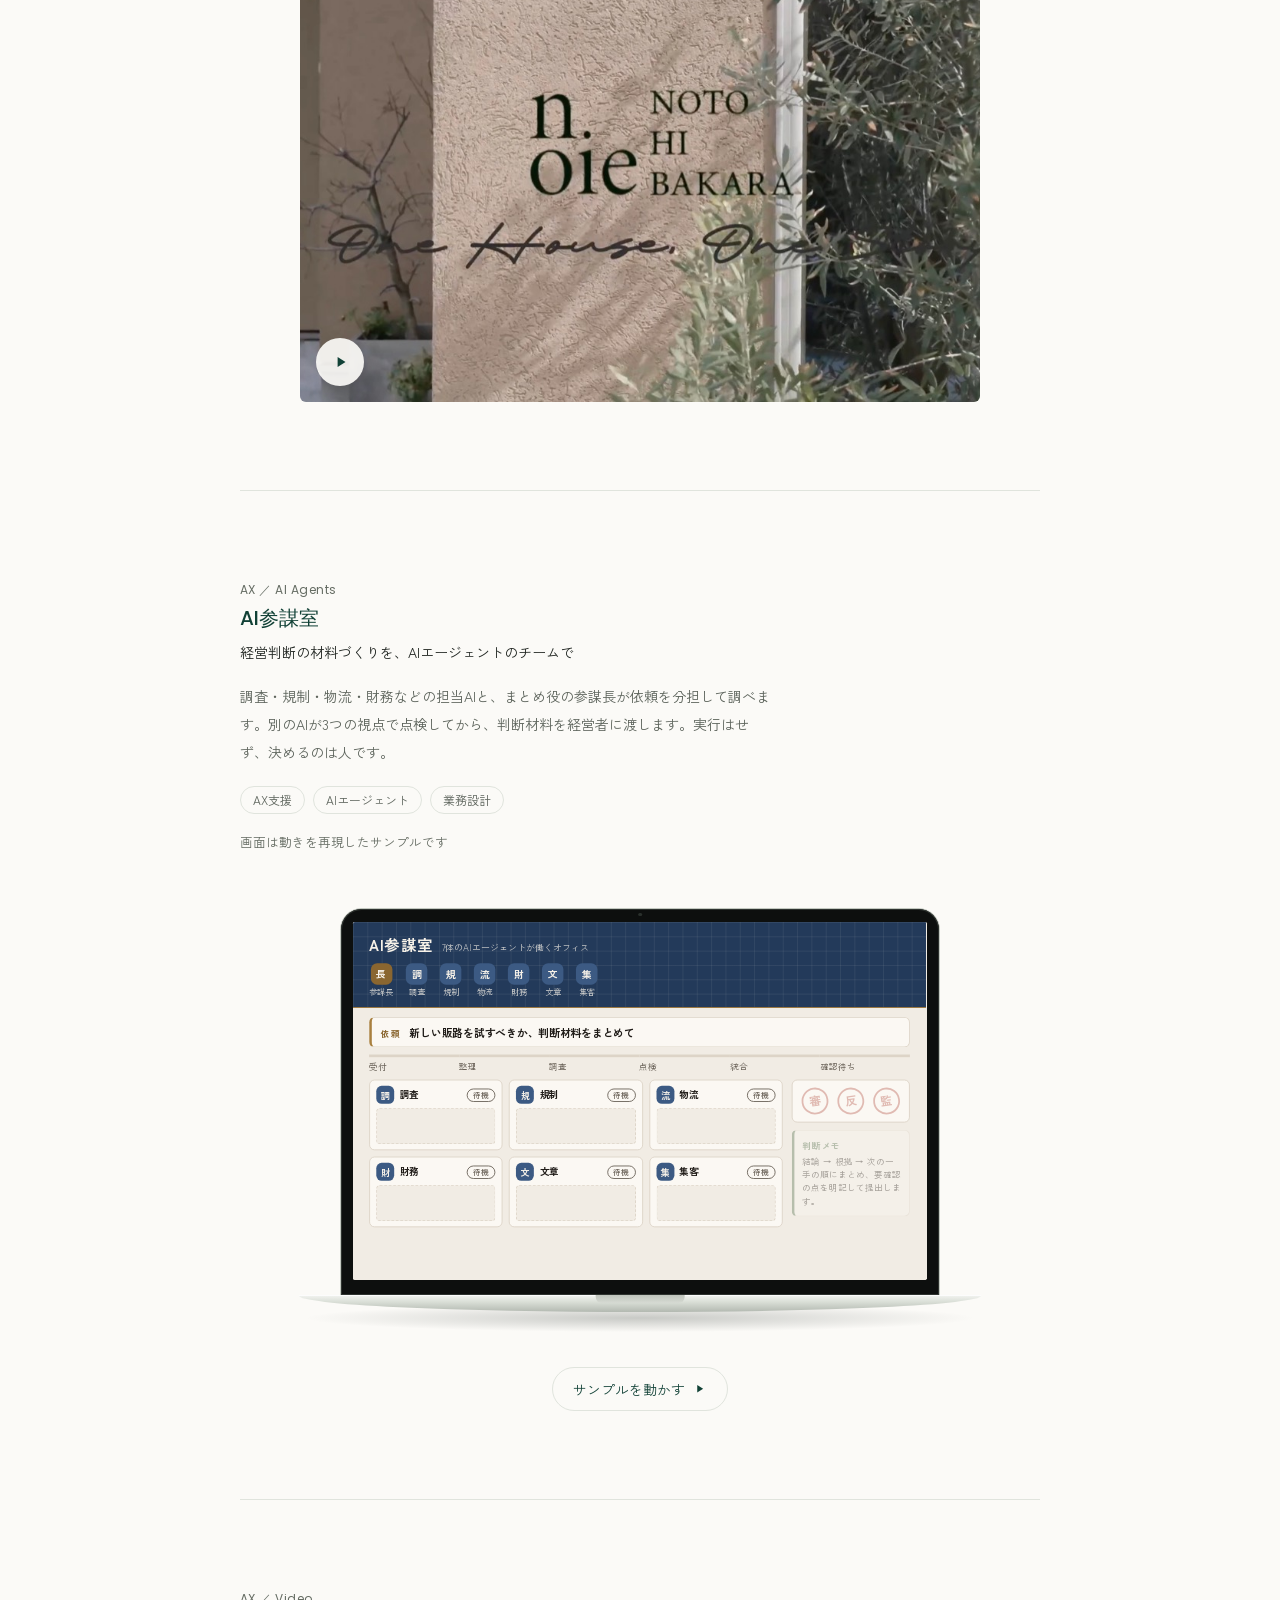
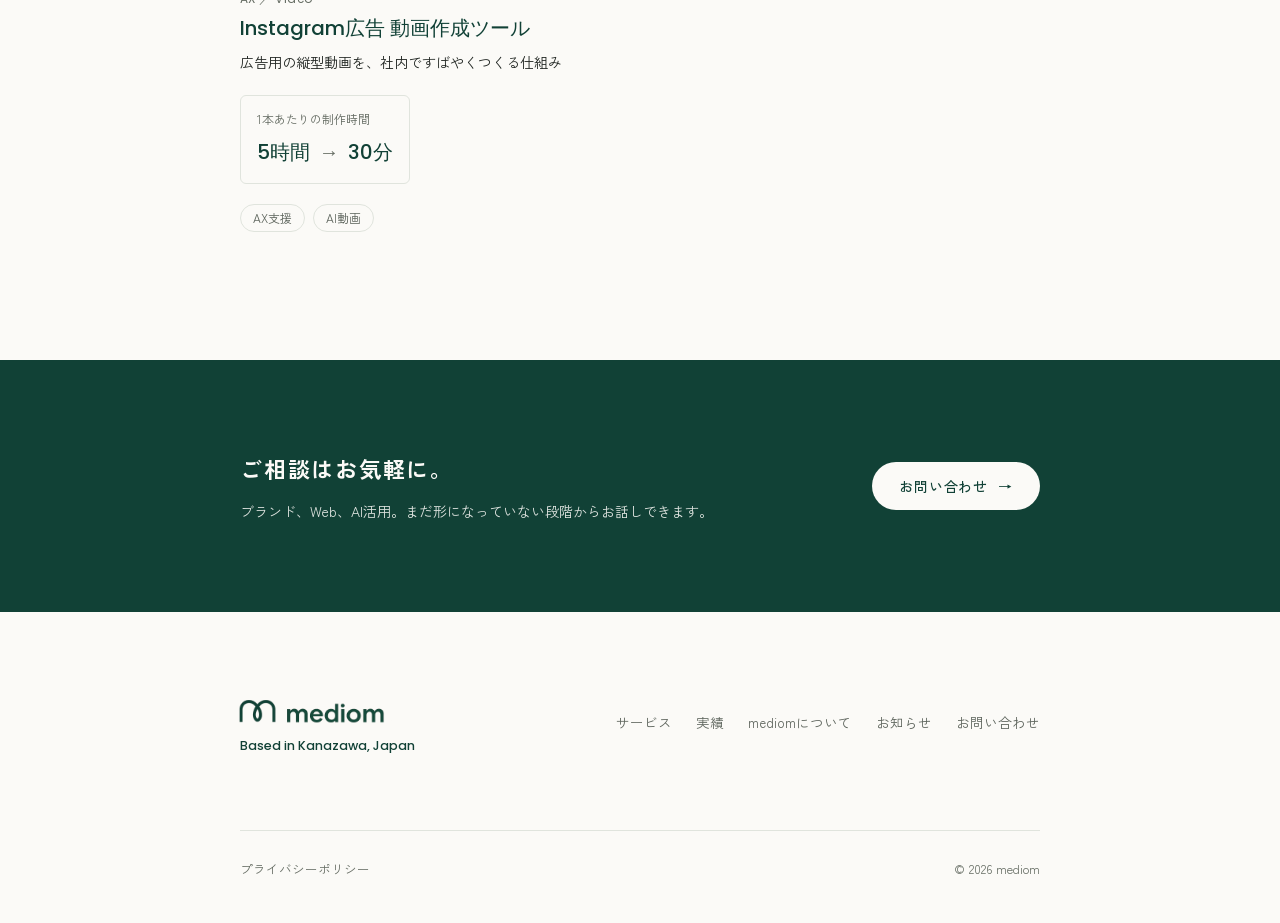
<file: works.html>
<!DOCTYPE html>
<html lang="ja">
<head>
<meta charset="UTF-8">
<meta name="viewport" content="width=device-width, initial-scale=1.0, viewport-fit=cover">
<title>実績・事例 | mediom</title>
<meta name="description" content="mediomが手がけたWebサイト・ブランディング・動画制作・AX支援の実績です。">
<link rel="canonical" href="https://www.mediom.biz/works">
<link rel="icon" href="/favicon.svg" type="image/svg+xml">
<link rel="alternate icon" href="/favicon.png">
<link rel="apple-touch-icon" href="/favicon.png">
<meta property="og:type" content="website">
<meta property="og:site_name" content="mediom">
<meta property="og:title" content="実績・事例 | mediom">
<meta property="og:description" content="mediomが手がけたWebサイト・ブランディング・動画制作・AX支援の実績です。">
<meta property="og:url" content="https://www.mediom.biz/works">
<meta property="og:image" content="https://www.mediom.biz/images/og-default.png">
<meta property="og:locale" content="ja_JP">
<meta name="twitter:card" content="summary_large_image">
<meta name="twitter:title" content="実績・事例 | mediom">
<meta name="twitter:description" content="mediomが手がけたWebサイト・ブランディング・動画制作・AX支援の実績です。">
<meta name="twitter:image" content="https://www.mediom.biz/images/og-default.png">
<link rel="preconnect" href="https://fonts.googleapis.com">
<link rel="preconnect" href="https://fonts.gstatic.com" crossorigin>
<link rel="stylesheet" href="https://fonts.googleapis.com/css2?family=Poppins:wght@400;500&family=Zen+Kaku+Gothic+New:wght@400;500;700&display=swap">
<link rel="stylesheet" href="/css/style.css?v=20261010m">
</head>
<body>
<div class="site-loader" aria-hidden="true">
  <div class="loader-logo"><img class="loader-mark" src="/images/logo-mark.png" alt=""><img class="loader-word" src="/images/logo-wordmark.png" alt=""></div>
  <div class="loader-track"><video class="walk-cat loader-cat" src="/images/cat-walk-loop-ink.mp4" muted loop playsinline preload="auto" aria-hidden="true" tabindex="-1"></video></div>
</div>
<a href="#main" class="skip-link">本文へスキップ</a>

<header class="site-header">
  <div class="container">
    <a href="/" class="logo"><img class="logo-mark" src="/images/logo-mark.png" alt="" width="400" height="205"><img class="logo-word" src="/images/logo-wordmark.png" alt="mediom" width="700" height="112"></a>
    <nav class="main-nav" aria-label="グローバルナビゲーション"><a href="/service">サービス</a><a href="/works" aria-current="page">実績</a><a href="/about">mediomについて</a><a href="/news">お知らせ</a><a href="/contact" class="cta">お問い合わせ</a></nav>
    <button class="nav-toggle" type="button" aria-label="メニューを開く" aria-expanded="false" aria-controls="mobile-nav"><i></i><i></i></button>
    <nav class="mobile-nav" id="mobile-nav" aria-label="メニュー" hidden><a href="/service">サービス</a><a href="/works" aria-current="page">実績</a><a href="/about">mediomについて</a><a href="/news">お知らせ</a><a href="/contact" class="cta">お問い合わせ</a></nav>
  </div>
</header>

<main id="main">
<section class="page-head">
  <div class="container">
    <nav class="crumbs" aria-label="パンくずリスト"><a href="/">ホーム</a><span aria-hidden="true">/</span><span aria-current="page">実績</span></nav>
    <span class="eyebrow">Works</span>
    <h1>実績・事例</h1>
  </div>
</section>

<section class="section" style="padding-top:0">
  <div class="container">
    <h2 class="sr-only">実績一覧</h2>
    <div class="filters" data-filter-chips>
      <button type="button" class="chip active" data-filter="all" aria-pressed="true">すべて</button>
      <button type="button" class="chip" data-filter="web" aria-pressed="false">Webサイト</button>
      <button type="button" class="chip" data-filter="branding" aria-pressed="false">ブランディング</button>
      <button type="button" class="chip" data-filter="video" aria-pressed="false">動画</button>
      <button type="button" class="chip" data-filter="ax" aria-pressed="false">AX支援</button>
    </div>

        <div class="wk" id="kise-gaiko" data-category="web branding">
          <div class="media-col">
            <div class="devices">
              <div class="laptop"><div class="lid"><span class="cam" aria-hidden="true"></span><img src="/images/works/kise-gaiko-pc.jpg" alt="喜瀬外構のサイトをPCで表示した画面。カーポートの写真に「一枚の塀から、一邸の外構まで。」の見出し" loading="lazy" width="1100" height="664"></div><div class="base"><span class="lip" aria-hidden="true"></span></div></div>
              <div class="phone"><span class="island" aria-hidden="true"></span><img src="/images/works/kise-gaiko-sp.jpg" alt="喜瀬外構のサイトをスマホで表示した画面" loading="lazy" width="500" height="1083"></div>
            </div>
          </div>
          <div class="meta">
            <span class="meta-en">2026</span>
            <h3>Kise Gaiko</h3>
            <p class="cl">喜瀬外構 ／ 外構・エクステリア工事</p>
            <div class="tags"><span class="tag">コーポレートサイト</span><span class="tag">ブランディング</span><span class="tag">ロゴ</span><span class="tag">名刺</span></div>
            <a class="visit" href="https://www.kisegaiko.com/" target="_blank" rel="noopener">サイトを見る <svg class="ic" viewBox="0 0 16 16" aria-hidden="true"><path d="M5 11 11 5M6 5h5v5"/></svg></a>
          </div>
        </div>

        <div class="wk rev" id="notohibakara" data-category="video">
          <div class="media-col">
            <a class="video-thumb" href="https://youtu.be/3HvZhupKbCI" target="_blank" rel="noopener" aria-label="YouTubeで「風趣の家」を見る"><img src="/images/works/notohibakara-noie.jpg" alt="NOTOHIBAKARAnoieの動画の一場面。塗り壁のロゴサインに「One House, One Story」の文字" loading="lazy" width="1000" height="554"><span class="play" aria-hidden="true"><svg class="ic" viewBox="0 0 16 16" aria-hidden="true"><path d="M5 3.5v9l7-4.5z"/></svg></span></a>
          </div>
          <div class="meta">
            <span class="meta-en">2025</span>
            <h3>NOTOHIBAKARAnoie</h3>
            <p class="cl">能登ヒバの注文住宅 ／ 施工事例動画・ストーリー動画</p>
            <div class="tags"><span class="tag">動画制作</span><span class="tag">施工事例</span><span class="tag">ブランドストーリー</span></div>
            <a class="visit" href="https://youtu.be/3HvZhupKbCI" target="_blank" rel="noopener">「風趣の家」を見る <svg class="ic" viewBox="0 0 16 16" aria-hidden="true"><path d="M5 11 11 5M6 5h5v5"/></svg></a>
          </div>
        </div>

        <div class="wk" id="ai-sanbo" data-category="ax">
          <div class="media-col">
            <div class="devices solo">
              <div class="laptop"><div class="lid"><span class="cam" aria-hidden="true"></span>
                <div class="demo-fit"><div class="demo-office" id="demo-office-1" aria-live="polite">
                  <div class="do-head"><div class="do-brand"><b>AI参謀室</b><span>7体のAIエージェントが働くオフィス</span></div><div class="do-roll"><span class="do-av"><i>長</i><em>参謀長</em></span><span class="do-av"><i>調</i><em>調査</em></span><span class="do-av"><i>規</i><em>規制</em></span><span class="do-av"><i>流</i><em>物流</em></span><span class="do-av"><i>財</i><em>財務</em></span><span class="do-av"><i>文</i><em>文章</em></span><span class="do-av"><i>集</i><em>集客</em></span></div></div>
                  <div class="do-body">
                    <div class="do-req"><span>依頼</span><b>新しい販路を試すべきか、判断材料をまとめて</b></div>
                    <ol class="do-ph"><li>受付</li><li>整理</li><li>調査</li><li>点検</li><li>統合</li><li>確認待ち</li></ol>
                    <div class="do-floor">
                      <div class="do-desks"><div class="do-desk"><div class="do-who"><i>調</i>調査<span class="do-lamp">待機</span></div><div class="do-paper"></div></div><div class="do-desk"><div class="do-who"><i>規</i>規制<span class="do-lamp">待機</span></div><div class="do-paper"></div></div><div class="do-desk"><div class="do-who"><i>流</i>物流<span class="do-lamp">待機</span></div><div class="do-paper"></div></div><div class="do-desk"><div class="do-who"><i>財</i>財務<span class="do-lamp">待機</span></div><div class="do-paper"></div></div><div class="do-desk"><div class="do-who"><i>文</i>文章<span class="do-lamp">待機</span></div><div class="do-paper"></div></div><div class="do-desk"><div class="do-who"><i>集</i>集客<span class="do-lamp">待機</span></div><div class="do-paper"></div></div></div>
                      <div class="do-side">
                        <div class="do-seals"><span>審</span><span>反</span><span>監</span></div>
                        <div class="do-memo"><span>判断メモ</span><p>結論 → 根拠 → 次の一手の順にまとめ、要確認の点を明記して提出します。</p></div>
                      </div>
                    </div>
                  </div>
                </div></div>
              </div><div class="base"><span class="lip" aria-hidden="true"></span></div></div>
            </div>
            <button type="button" class="demo-btn" data-demo="office" data-target="demo-office-1">サンプルを動かす <svg class="ic" viewBox="0 0 16 16" aria-hidden="true"><path d="M5 3.5v9l7-4.5z"/></svg></button>
          </div>
          <div class="meta">
            <span class="meta-en">AX ／ AI Agents</span>
            <h3>AI参謀室</h3>
            <p class="cl">経営判断の材料づくりを、AIエージェントのチームで</p>
            <p class="desc">調査・規制・物流・財務などの担当AIと、まとめ役の参謀長が依頼を分担して調べます。別のAIが3つの視点で点検してから、判断材料を経営者に渡します。実行はせず、決めるのは人です。</p>
            <div class="tags"><span class="tag">AX支援</span><span class="tag">AIエージェント</span><span class="tag">業務設計</span></div>
            <p class="note">画面は動きを再現したサンプルです</p>
          </div>
        </div>

        <div class="wk rev" id="ad-video-tool" data-category="ax video">
          <div class="meta">
            <span class="meta-en">AX ／ Video</span>
            <h3>Instagram広告 動画作成ツール</h3>
            <p class="cl">広告用の縦型動画を、社内ですばやくつくる仕組み</p>
            <div class="ax-metric"><span>1本あたりの制作時間</span><b>5時間 <i aria-hidden="true">→</i> 30分</b></div>
            <div class="tags"><span class="tag">AX支援</span><span class="tag">AI動画</span></div>
          </div>
        </div>
  </div>
</section>

<section class="cta-band">
  <div class="container">
    <div><h2 class="big">ご相談はお気軽に。</h2><p class="jp">ブランド、Web、AI活用。まだ形になっていない段階からお話しできます。</p></div>
    <a href="/contact" class="btn">お問い合わせ <span aria-hidden="true">→</span></a>
  </div>
</section>

</main>

<footer class="site-footer">
  <div class="container">
    <div class="foot-top">
      <div class="geo">
        <a href="/" class="logo foot-logo"><img class="logo-mark" src="/images/logo-mark.png" alt="" width="400" height="205"><img class="logo-word" src="/images/logo-wordmark.png" alt="mediom" width="700" height="112"></a>
        <span class="place">Based in Kanazawa, Japan</span>
      </div>
      <nav class="foot-nav" aria-label="フッターナビゲーション"><a href="/service">サービス</a><a href="/works">実績</a><a href="/about">mediomについて</a><a href="/news">お知らせ</a><a href="/contact">お問い合わせ</a></nav>
    </div>
    <!-- the studio cat walks the rule below when the footer comes into view -->
    <video class="walk-cat foot-cat" src="/images/cat-walk-loop-ink.mp4" muted loop playsinline preload="auto" aria-hidden="true" tabindex="-1"></video>
    <div class="foot-bottom">
      <a href="/privacy-policy">プライバシーポリシー</a>
      <span>© 2026 mediom</span>
    </div>
  </div>
</footer>
<script src="/js/main.js?v=20261010m"></script>
</body>
</html>
</file>
<file: css/style.css>
/* ==========================================================================
   mediom — base styles
   Logo green, near-white paper, left-aligned grid. Japanese headings lead;
   English labels sit small above them.
   ========================================================================== */

:root{
  --paper:#fbfaf7;
  --mist:#eff3ee;
  --ink:#1f2420;
  --ink-soft:#5c635b;
  --ink-faint:#656c63; /* 4.8:1 on mist, AA for small text */
  --line:#e0e4dd;
  --green:#114136;
  --green-wash:#dbe6df;
  --leaf:#b08a45;
  --jp:'Zen Kaku Gothic New','Hiragino Sans','Noto Sans JP',sans-serif;
  --en:'Poppins','Helvetica Neue',Arial,sans-serif;
  --max:880px;
  --gutter:clamp(20px,5vw,40px);
  /* spacing scale (8px base); the last three grow with the viewport */
  --s1:4px;--s2:8px;--s3:12px;--s4:16px;--s5:24px;--s6:32px;
  --s7:clamp(40px,5vw,56px);
  --s8:clamp(56px,7vw,88px);
  --s9:clamp(80px,10vw,136px);
}

*,*::before,*::after{box-sizing:border-box}
html{scroll-behavior:smooth;scroll-padding-top:80px}
body{
  margin:0;
  background:var(--paper);
  color:var(--ink);
  font-family:var(--jp);
  font-size:15px;
  line-height:1.9;
  font-feature-settings:"palt";
  -webkit-font-smoothing:antialiased;
}
[hidden]{display:none!important}
.sr-only{position:absolute;width:1px;height:1px;margin:-1px;overflow:hidden;clip:rect(0 0 0 0);white-space:nowrap;border:0}
body{overflow-x:clip} /* guard: decorative bleeds never create a sideways scroll */
img{max-width:100%;display:block}
a{color:inherit;text-decoration:none}
h1,h2,h3,h4{margin:0;font-weight:700;text-wrap:balance}
/* break Japanese at phrase boundaries where supported */
h1,h2,h3,.hero .lead,.cta-band .jp,.pillar p{word-break:auto-phrase}
p{margin:0}
:focus-visible{outline:2px solid var(--green);outline-offset:2px}
a,button{transition:color .2s ease,background-color .2s ease,border-color .2s ease,opacity .2s ease,transform .2s ease}
@media(prefers-reduced-motion:reduce){html{scroll-behavior:auto}*{transition:none!important}}

/* inline icons (SVG instead of glyphs, which iOS may render as emoji) */
.ic{width:1em;height:1em;flex:none;vertical-align:-.125em}
.ic path{fill:none;stroke:currentColor;stroke-width:1.6;stroke-linecap:round;stroke-linejoin:round}
.play .ic path,.demo-btn .ic path{fill:currentColor;stroke:none}

/* buttons */
.btn{display:inline-flex;align-items:center;justify-content:center;gap:10px;min-height:48px;padding:0 26px;border-radius:99px;font-size:14px;font-weight:500;letter-spacing:.06em;border:1px solid transparent;cursor:pointer}
.btn-primary{background:var(--green);color:var(--paper)}
.btn-primary:hover{background:#0b2e26}
.btn-ghost{color:var(--green);border-color:var(--green)}
.btn-ghost:hover{background:var(--green-wash)}
.btn span{transition:transform .2s ease}
.btn:hover span{transform:translateX(3px)}

.container{max-width:var(--max);margin:0 auto;padding-inline:var(--gutter)}
.eyebrow{font-family:var(--en);font-weight:500;font-size:12px;letter-spacing:.14em;text-transform:uppercase;color:var(--green)}
.meta-en{font-family:var(--en);font-size:12px;letter-spacing:.04em;color:var(--ink-faint)}

.skip-link{position:absolute;left:-9999px;top:0;z-index:100;background:var(--green);color:var(--paper);padding:10px 18px;border-radius:0 0 8px 0;font-size:12px}
.skip-link:focus{left:0}

/* ---------- header ---------- */
.site-header{
  position:sticky;top:env(safe-area-inset-top,0px);z-index:40;
  background:rgba(251,250,247,.9);backdrop-filter:blur(10px);-webkit-backdrop-filter:blur(10px);
  border-bottom:1px solid var(--line);
}
.site-header .container{display:flex;align-items:center;justify-content:space-between;gap:20px;padding-block:16px;position:relative}
.logo{display:flex;align-items:flex-end;gap:12px;padding-block:11px;margin-block:-11px} /* 44px hit area without changing the bar height */
/* logo-mark.png and logo-wordmark.png carry empty space around the artwork;
   negative margins crop it so the arches and the word sit on one baseline */
.logo .logo-mark{height:40px;width:auto;margin:-17px -20px -1px -23px}
.logo .logo-word{height:22px;width:auto;margin:0 -23px -2px -18px}
.main-nav{display:flex;align-items:center;gap:6px;font-size:14px;font-weight:500;letter-spacing:.04em;color:var(--ink)}
.main-nav a{padding:10px 10px}
.main-nav a:hover,.main-nav a[aria-current="page"]{color:var(--green)}
.main-nav .cta{color:var(--paper);background:var(--green);border-radius:99px;padding:9px 20px;margin-left:10px}
.main-nav .cta:hover{color:var(--paper);background:#0b2e26}
.nav-toggle{display:none;width:44px;height:44px;border:1px solid var(--line);border-radius:50%;background:var(--paper);cursor:pointer;
  flex-direction:column;align-items:center;justify-content:center;gap:5px;padding:0}
.nav-toggle i{display:block;width:16px;height:1.5px;background:var(--green);transition:transform .2s}
.nav-toggle[aria-expanded="true"] i:first-child{transform:translateY(3.25px) rotate(45deg)}
.nav-toggle[aria-expanded="true"] i:last-child{transform:translateY(-3.25px) rotate(-45deg)}
.mobile-nav{position:absolute;left:0;right:0;top:100%;background:var(--paper);border-bottom:1px solid var(--line);
  display:flex;flex-direction:column;padding:8px 22px 20px;font-size:16px;font-weight:500}
.mobile-nav[hidden]{display:none}
.mobile-nav a{padding-block:12px;border-bottom:1px solid var(--line)}
.mobile-nav a[aria-current="page"]{color:var(--green)}
.mobile-nav .cta{border:0;margin-top:14px;text-align:center;font-family:var(--jp);font-size:14px;color:var(--paper);background:var(--green);border-radius:99px}

/* ---------- hero ---------- */
/* a full-bleed field of the logo green with paper-coloured type. The section is
   taller than the screen and its inner panel sticks, so while it is pinned the
   scroll progress (--p, 0→1, set by main.js) slides the flow layer sideways. */
.hero{--hdr:82px;--p:0;position:relative;height:230svh;background:var(--green);color:var(--paper)}
.hero-pin{position:sticky;top:var(--hdr);height:calc(100svh - var(--hdr));overflow:clip;background:var(--green)}
.hero .container{position:relative;z-index:2;height:100%;display:flex;flex-direction:column;justify-content:center;gap:var(--s4);padding-block:var(--s7) var(--s6)}
.hero .eyebrow{color:#9fc2b2}
.hero h1{font-size:clamp(36px,5.6vw,76px);letter-spacing:.04em;line-height:1.35;margin-top:var(--s2);text-shadow:0 2px 24px rgba(10,40,33,.45)}
.hero .lead{font-size:16px;color:rgba(251,250,247,.86);max-width:34em;margin-top:var(--s3);text-shadow:0 1px 12px rgba(10,40,33,.6)}
.hero-actions{display:flex;flex-wrap:wrap;gap:var(--s3);margin-top:var(--s5)}
.hero .btn-primary{background:var(--paper);color:var(--green)}
.hero .btn-primary:hover{background:#fff}
.hero .btn-ghost{color:var(--paper);border-color:rgba(251,250,247,.55);background:rgba(17,65,54,.35)}
.hero .btn-ghost:hover{background:rgba(251,250,247,.12)}
.hero :focus-visible{outline-color:var(--paper)}
.hero-foot{display:flex;justify-content:space-between;gap:var(--s2) var(--s5);flex-wrap:wrap;margin-top:auto;padding-top:var(--s4);border-top:1px solid rgba(251,250,247,.2);font-family:var(--en);font-size:12.5px;color:rgba(251,250,247,.68)}
.hero-actions + .hero-foot{margin-top:clamp(40px,8vh,96px)}

/* the mark: it travels right to left with --p while its strokes grow from the feet to the leaf tip */
.hero-flow{position:absolute;inset:0;z-index:1;pointer-events:none}
.hf-mark{position:absolute;right:-4vw;bottom:-6%;width:min(70vw,980px);height:auto;fill:none;stroke:#1d5446;stroke-width:15;stroke-linecap:round;
  translate:calc(34vw - min(1, var(--p) / .8) * 62vw) 0;will-change:translate}
.hf-mark path{stroke-dasharray:1 1;stroke-dashoffset:calc(1 - min(1, .14 + var(--p) * 1.35))}

@media(prefers-reduced-motion:reduce){.hero{height:auto}.hero-pin{position:relative;top:0;height:calc(100svh - var(--hdr))}}

/* ---------- sections ---------- */
.section{padding-block:var(--s9)}
.section.mist{background:var(--mist)}
.sechead{display:flex;align-items:flex-end;justify-content:space-between;gap:var(--s4);margin-bottom:var(--s7)}
.sechead .hd{display:flex;flex-direction:column;gap:var(--s2)}
.sechead h2{font-size:21px;letter-spacing:.08em;line-height:1.4}
.more{font-family:var(--jp);font-size:13.5px;color:var(--green);text-decoration:underline;text-underline-offset:6px;text-decoration-thickness:1px;padding-block:10px;white-space:nowrap}
.more:hover{text-decoration-thickness:2px}

/* ---------- works (alternating rows) ---------- */
/* every case reads top to bottom: description first, then the mock */
.wk{display:grid;grid-template-columns:1fr;gap:var(--s7);padding-block:var(--s8);border-top:1px solid var(--line)}
.sechead + .wk,.filters + .wk,.wk:first-child{border-top:0;padding-top:0}
.wk:last-child{padding-bottom:0}
.wk .meta{order:-1}
.wk[hidden]{display:none}
.media-col{display:flex;flex-direction:column;align-items:center;gap:var(--s5);width:100%;min-width:0}
.media-col > *:first-child{max-width:680px;width:100%}
.meta{display:flex;flex-direction:column;gap:var(--s1);min-width:0}
.meta h3{margin-bottom:var(--s1)}
.meta h3{font-family:var(--en);font-weight:500;font-size:20px;color:var(--green);line-height:1.3;overflow-wrap:anywhere}
.meta .cl{font-size:14px}
.meta .desc{margin-top:var(--s3);font-size:14px;max-width:38em;line-height:2;color:var(--ink-soft)}
.meta .tags{display:flex;flex-wrap:wrap;gap:var(--s2);margin-top:var(--s4)}
.tag{font-size:12px;color:var(--ink-soft);border:1px solid var(--line);background:var(--paper);border-radius:99px;padding:2px 12px;line-height:1.8}
.section.mist .tag{background:var(--paper)}
.meta .note{margin-top:var(--s3);font-size:12.5px;color:var(--ink-faint)}
.visit{display:inline-flex;align-items:center;gap:var(--s1);margin-top:var(--s2);padding-block:10px;font-size:14px;color:var(--green);text-decoration:underline;text-underline-offset:6px;text-decoration-thickness:1px;align-self:flex-start}
.visit:hover{text-decoration-thickness:2px}
.ax-metric{display:flex;flex-direction:column;gap:2px;margin-top:var(--s4);padding:var(--s3) var(--s4);background:var(--paper);border:1px solid var(--line);border-radius:6px;align-self:flex-start}
.ax-metric span{font-size:12px;color:var(--ink-faint)}
.ax-metric b{font-family:var(--en);font-weight:500;font-size:20px;color:var(--green);font-variant-numeric:tabular-nums}
.ax-metric b i{font-style:normal;color:var(--ink-faint);margin-inline:4px}

/* video thumbnail */
.video-thumb{position:relative;display:flex;align-items:flex-end;aspect-ratio:16/10;border-radius:6px;overflow:hidden;background:var(--mist)}
.video-thumb img{position:absolute;inset:0;width:100%;height:100%;object-fit:cover;object-position:45% 50%}
.video-thumb .play{position:relative;margin:16px;width:48px;height:48px;border-radius:50%;background:rgba(251,250,247,.92);display:flex;align-items:center;justify-content:center;color:var(--green);font-size:18px;padding-left:2px;box-shadow:0 8px 24px rgba(0,0,0,.2);transition:transform .2s ease}
.video-thumb:hover .play{transform:scale(1.06)}

/* device mock: laptop + phone */
.devices{position:relative;aspect-ratio:16/10.4;width:100%;min-width:0;isolation:isolate}
.devices.solo{aspect-ratio:16/10.2}
.laptop{position:absolute;left:3%;top:0;width:80%}
.devices.solo .laptop{left:6%;width:88%}
.laptop .lid{position:relative;background:#0d0f0e;border-radius:3.4% 3.4% 0 0 / 5.4% 5.4% 0 0;padding:2.1% 2.1% 2.5%;box-shadow:inset 0 0 0 1px #2e332f,0 0 0 1px #c3c8c0}
.laptop .cam{position:absolute;top:.8%;left:50%;width:.6%;aspect-ratio:1;border-radius:50%;background:#2a302c;transform:translateX(-50%)}
.laptop .lid img{display:block;width:100%;height:auto;aspect-ratio:16/10;object-fit:cover;object-position:top;border-radius:.4%}
.laptop .base{position:relative;aspect-ratio:100/2.4;margin:0 -7%;border-radius:0 0 50% 50% / 0 0 100% 100%;background:linear-gradient(180deg,#f3f4f1 0%,#dadfd7 40%,#b3b9b1 100%);box-shadow:inset 0 1px 0 rgba(255,255,255,.8)}
.laptop .lip{position:absolute;top:0;left:50%;width:13%;height:45%;transform:translateX(-50%);border-radius:0 0 6px 6px;background:linear-gradient(#bfc4bc,#d6dad3)}
.laptop::after{content:"";position:absolute;z-index:-1;left:-6%;right:-6%;bottom:-5%;height:7%;background:radial-gradient(50% 50% at 50% 50%,rgba(20,30,24,.22),rgba(20,30,24,0))}
.phone{position:absolute;right:3%;bottom:1%;width:20%;background:#0d0f0e;padding:.85%;border-radius:15.5% / 7.2%;box-shadow:0 0 0 1px #9ea59c,0 0 0 2px #e4e7e2,0 24px 40px -10px rgba(20,30,24,.38)}
.phone .island{position:absolute;z-index:1;top:3.4%;left:50%;width:28%;height:2.4%;border-radius:99px;background:#0d0f0e;transform:translateX(-50%)}
.phone img{display:block;width:100%;height:auto;aspect-ratio:390/844;object-fit:cover;object-position:top;border-radius:12.5% / 5.8%}

/* live samples */
.demo-btn{display:inline-flex;align-items:center;gap:8px;min-height:44px;font-family:var(--jp);font-size:13.5px;color:var(--green);background:var(--paper);border:1px solid var(--line);border-radius:99px;padding:0 20px;cursor:pointer}
.demo-btn:hover{border-color:var(--green)}
.demo-btn[disabled]{opacity:.55;cursor:default}
.demo-fit{position:relative;width:100%;aspect-ratio:16/10;overflow:hidden;border-radius:.4%;background:#f1ece4}
.demo-office{position:absolute;left:0;top:0;width:640px;height:400px;transform-origin:0 0;font-family:var(--jp);color:#1f1b17;background:#f1ece4;font-size:11px;line-height:1.5}
.do-head{background:#233a5a;color:#f6f1e8;padding:12px 18px 10px;border-bottom:1px solid #a9803f;
  background-image:linear-gradient(rgba(246,241,232,.07) 1px,transparent 1px),linear-gradient(90deg,rgba(246,241,232,.07) 1px,transparent 1px);background-size:16px 16px}
.do-brand{display:flex;align-items:baseline;gap:10px}
.do-brand b{font-size:17px;letter-spacing:.06em}
.do-brand span{font-size:10px;opacity:.75}
.do-roll{display:flex;gap:14px;margin-top:8px}
.do-av{display:flex;flex-direction:column;align-items:center;gap:2px;font-size:9px}
.do-av em{font-style:normal;opacity:.8}
.do-av i,.do-who i{display:grid;place-items:center;width:24px;height:24px;border-radius:7px;background:#3c5a83;color:#f6f1e8;font-style:normal;font-size:11px;font-weight:700}
.do-av:nth-child(1) i{background:#8a6630}
.do-av.busy i{box-shadow:0 0 0 2px #a9803f}
.do-body{padding:10px 18px;display:flex;flex-direction:column;gap:8px}
.do-req{display:flex;gap:10px;align-items:baseline;background:#fbf8f3;border:1px solid #ddd4c7;border-left:3px solid #a9803f;border-radius:6px;padding:7px 10px}
.do-req span{font-size:9.5px;color:#8a6630;font-weight:700;letter-spacing:.1em}
.do-req b{font-size:12px}
.do-ph{display:grid;grid-template-columns:repeat(6,1fr);margin:0;padding:0;list-style:none}
.do-ph li{border-top:3px solid #ddd4c7;padding-top:3px;font-size:9.5px;color:#6b6359;transition:border-color .3s,color .3s}
.do-ph li.past{border-top-color:#4c6b47;color:#1f1b17}
.do-ph li.now{border-top-color:#a9803f;color:#1f1b17;font-weight:700}
.do-floor{display:grid;grid-template-columns:1fr 132px;gap:10px}
.do-desks{display:grid;grid-template-columns:repeat(3,1fr);gap:7px}
.do-desk{background:#fbf8f3;border:1px solid #ddd4c7;border-radius:6px;padding:6px 7px;display:flex;flex-direction:column;gap:5px;transition:border-color .3s,box-shadow .3s}
.do-desk.on{border-color:#2f5d8f;box-shadow:0 0 0 2px rgba(47,93,143,.15)}
.do-who{display:flex;align-items:center;gap:6px;font-size:10.5px;font-weight:700}
.do-who i{width:20px;height:20px;font-size:10px;border-radius:6px}
.do-lamp{margin-left:auto;font-size:8.5px;font-weight:500;color:#6b6359;border:1px solid currentColor;border-radius:99px;padding:0 6px}
.do-desk.on .do-lamp{color:#2f5d8f}
.do-desk.done .do-lamp{color:#4c6b47}
.do-paper{height:40px;overflow:hidden;font-family:ui-monospace,Menlo,monospace;font-size:8.5px;line-height:1.55;background:#f1ece4;border:1px dashed #ddd4c7;border-radius:4px;padding:3px 5px;white-space:pre-wrap}
.do-side{display:flex;flex-direction:column;gap:8px}
.do-seals{display:flex;justify-content:space-between;background:#fbf8f3;border:1px solid #ddd4c7;border-radius:6px;padding:8px 10px}
.do-seals span{display:grid;place-items:center;width:30px;height:30px;border-radius:50%;border:2px solid #b04a3c;color:#b04a3c;font-weight:700;font-size:13px;transform:rotate(-8deg);opacity:.35;transition:all .25s}
.do-seals span.on{opacity:1;background:#b04a3c;color:#fbf8f3;transform:rotate(-8deg) scale(1.08)}
.do-memo{background:#fbf8f3;border:1px solid #ddd4c7;border-left:3px solid #4c6b47;border-radius:6px;padding:7px 9px;opacity:.35;transition:opacity .4s}
.do-memo.on{opacity:1}
.do-memo span{font-size:9.5px;font-weight:700;color:#4c6b47;letter-spacing:.08em}
.do-memo p{margin:3px 0 0;font-size:9.5px;line-height:1.6}


/* ---------- about ---------- */
.about-top{display:grid;grid-template-columns:5fr 7fr;gap:var(--s7);align-items:start}
.motto{margin-top:var(--s2);font-size:21px;letter-spacing:.08em;line-height:1.6}
.about-top .lead{font-size:15px;line-height:2.1;color:var(--ink-soft);max-width:36em;padding-top:var(--s5)}
.cols{display:grid;grid-template-columns:repeat(3,1fr);gap:var(--s6) var(--s7);margin-top:var(--s8);padding-top:var(--s6);border-top:1px solid var(--line)}
.cols h3{font-size:15.5px;letter-spacing:.08em;color:var(--green);margin-bottom:var(--s3)}
.cols p{font-size:14px;line-height:2.05;color:var(--ink-soft)}

/* ---------- news ---------- */
.nrow{display:grid;grid-template-columns:100px auto 1fr;gap:var(--s5);align-items:baseline;padding-block:var(--s5);border-bottom:1px solid var(--line);font-size:14.5px}
.nrow:first-child{border-top:1px solid var(--line)}
.nrow .dt{font-family:var(--en);font-size:13px;color:var(--ink-faint);font-variant-numeric:tabular-nums}
.nrow .cat{font-size:12px;color:var(--ink-soft);border:1px solid var(--line);border-radius:99px;padding:0 9px}
.nrow.simple{grid-template-columns:100px 1fr}
.nrow[hidden]{display:none}

/* ---------- contact band ---------- */
.cta-band{background:var(--green);color:var(--paper)}
.cta-band .container{padding-block:var(--s8);display:flex;align-items:center;justify-content:space-between;gap:var(--s6);flex-wrap:wrap}
.cta-band .big{font-size:22px;letter-spacing:.08em}
.cta-band .jp{margin-top:var(--s2);font-size:14px;opacity:.88}
.cta-band .btn{background:var(--paper);color:var(--green)}
.cta-band .btn:hover{background:#fff}

/* ---------- footer ---------- */
.site-footer .container{position:relative;padding-block:var(--s8) var(--s6);display:flex;flex-direction:column;gap:var(--s7);font-size:12.5px;color:var(--ink-faint)}
.foot-top{display:flex;justify-content:space-between;align-items:flex-start;gap:var(--s5);flex-wrap:wrap}
.geo{display:flex;flex-direction:column;gap:12px;font-family:var(--en);font-size:12.5px}
.foot-logo{align-self:flex-start;padding-block:11px;margin-block:-11px}
.geo .place{color:var(--green);font-weight:500}
.foot-nav{display:flex;flex-wrap:wrap;gap:0 24px;font-size:13.5px;color:var(--ink-soft)}
.foot-nav a{padding:10px 6px;margin-inline:-6px}
.foot-nav a:hover,.foot-bottom a:hover{color:var(--green)}
.foot-bottom{position:relative;margin-top:var(--s4);display:flex;justify-content:space-between;align-items:center;gap:var(--s3);flex-wrap:wrap;padding-top:var(--s4);border-top:1px solid var(--line)}
.foot-bottom a{padding-block:10px}

/* ---------- breadcrumbs ---------- */
.crumbs{display:flex;flex-wrap:wrap;align-items:center;gap:var(--s2);margin-bottom:var(--s4);font-size:12.5px;color:var(--ink-faint)}
.crumbs a{padding-block:8px}
.crumbs a:hover{color:var(--green)}
.crumbs [aria-current]{color:var(--ink-soft)}

/* ---------- two pillars: design / AI ---------- */
.pillars{display:grid;grid-template-columns:1fr 1fr;gap:var(--s5)}
.pillar{display:flex;flex-direction:column;gap:var(--s3);background:var(--paper);border:1px solid var(--line);border-radius:12px;padding:clamp(24px,3.5vw,40px)}
.section.mist .pillar{background:#fff}
.pillar h2,.pillar h3{font-size:19px;letter-spacing:.06em;line-height:1.5}
.pillar p{font-size:14px;color:var(--ink-soft);line-height:1.95}
.pillar .btn{align-self:flex-start;margin-top:auto}
.pillar.is-link{transition:border-color .25s ease,box-shadow .35s ease,transform .35s cubic-bezier(.2,.7,.2,1)}
.pillar.is-link:hover{border-color:var(--green);transform:translateY(-4px);box-shadow:0 14px 32px -18px rgba(17,65,54,.35)}
.pillar .go{margin-top:auto;padding-top:var(--s4);font-size:14px;color:var(--green);display:inline-flex;gap:8px}
.pillar.is-link:hover .go span{transform:translateX(3px)}
.pillar .go span{transition:transform .2s ease}
.pillar-list{list-style:none;margin:var(--s3) 0 var(--s5);padding:0;display:flex;flex-direction:column;border-top:1px solid var(--line)}
.pillar-list li{font-size:14px;border-bottom:1px solid var(--line);padding-block:var(--s3)}
.pillar-list li:has(a){padding-block:0}
.pillar-list a{display:flex;justify-content:space-between;padding-block:var(--s3);color:var(--ink)}
.pillar-list a::after{content:"↓";color:var(--green)}
.pillar-list a:hover{color:var(--green)}
.svc-detail{display:flex;flex-direction:column}
.svc-detail > div{display:grid;grid-template-columns:200px 1fr;gap:var(--s2) var(--s6);padding-block:var(--s6);border-top:1px solid var(--line)}
.svc-detail > div:last-child{border-bottom:1px solid var(--line)}
.svc-detail h3{grid-row:span 2;font-size:15.5px;font-weight:500;letter-spacing:.04em}
.svc-detail h3 em{display:block;font-style:normal;font-family:var(--en);font-size:12px;color:var(--ink-faint);margin-top:2px}
.svc-detail p{font-size:14px;color:var(--ink-soft);max-width:40em}
.svc-detail .rel{justify-self:start;font-size:13.5px;color:var(--green);text-decoration:underline;text-underline-offset:5px;padding-block:9px}
.about-more{display:inline-block;margin-top:var(--s6)}

/* ---------- lower page heads ---------- */
.page-head .container{padding-block:var(--s8) var(--s7);display:flex;flex-direction:column;gap:var(--s3)}
.page-head h1{font-size:26px;letter-spacing:.08em;line-height:1.4}
.page-head .lead{font-size:15px;color:var(--ink-soft);max-width:40em;line-height:2.1}
.filters{display:flex;flex-wrap:wrap;gap:var(--s2);margin-bottom:var(--s7)}
.chip{min-height:40px;font-family:var(--jp);font-size:13.5px;color:var(--ink-soft);background:var(--paper);border:1px solid var(--line);border-radius:99px;padding:0 18px;cursor:pointer}
.chip:hover{border-color:var(--green);color:var(--green)}
.chip.active,.chip.active:hover{color:var(--paper);background:var(--green);border-color:var(--green)}

/* ---------- service page ---------- */
.steps{display:grid;grid-template-columns:repeat(4,1fr);gap:var(--s6) var(--s5);counter-reset:st}
.steps > div{counter-increment:st;display:flex;flex-direction:column;gap:var(--s2);padding-top:var(--s4);border-top:2px solid var(--green)}
.steps > div::before{content:counter(st,decimal-leading-zero);font-family:var(--en);font-size:13px;color:var(--green);font-variant-numeric:tabular-nums}
.steps b{font-size:15.5px}
.steps p{font-size:14px;line-height:2;color:var(--ink-soft)}

/* ---------- AX page ---------- */
.ax-intro{display:grid;grid-template-columns:5fr 7fr;gap:var(--s7);padding-bottom:var(--s8)}
.ax-intro .big{font-size:21px;letter-spacing:.06em;line-height:1.6}
.ax-intro p{font-size:15px;line-height:2.1;color:var(--ink-soft)}
.ax-sec{padding-block:var(--s8);border-top:1px solid var(--line)}
.ax-sec h2{font-size:18px;letter-spacing:.06em;margin:var(--s2) 0 var(--s6)}
.tl{display:flex;flex-direction:column}
.tl > div{display:grid;grid-template-columns:88px 1fr;gap:var(--s5);padding-block:var(--s4);border-top:1px solid var(--line)}
.tl > div:last-child{border-bottom:1px solid var(--line)}
.tl time{font-family:var(--en);font-size:13px;color:var(--green);font-variant-numeric:tabular-nums}
.tl b{display:block;font-size:15px;font-weight:500;margin-bottom:2px}
.tl span{font-size:14px;color:var(--ink-soft)}
.uses{display:grid;grid-template-columns:repeat(2,1fr);gap:0 var(--s7)}
.uses > div{padding-block:var(--s5);border-bottom:1px solid var(--line);display:flex;flex-direction:column;gap:2px}
.uses b{font-size:15px;font-weight:500}
.uses span{font-size:14px;color:var(--ink-soft)}
.aid{background:var(--green-wash);border-radius:12px;padding:clamp(24px,3.5vw,40px);display:grid;grid-template-columns:1fr auto;gap:var(--s4) var(--s6);align-items:center}
.aid h3{font-size:17px;letter-spacing:.04em}
.aid p{font-size:14px;line-height:2;color:var(--ink-soft);margin-top:6px}
.aid .fig{font-family:var(--en);text-align:right;color:var(--green);line-height:1.3}
.aid .fig strong{display:block;font-size:24px;font-weight:400;font-variant-numeric:tabular-nums}
.aid .fig small{display:block;font-family:var(--jp);font-size:12px;color:var(--ink-soft)}
.src{display:flex;flex-direction:column;gap:var(--s1);margin-top:var(--s5);font-size:12.5px;color:var(--ink-faint);padding-top:8px}
.src a{align-self:flex-start;padding-block:10px;margin-block:-6px;color:var(--ink-soft);text-decoration:underline;text-underline-offset:3px}

/* ---------- about page ---------- */
.info-table{width:100%;border-collapse:collapse;font-size:14.5px}
.info-table th,.info-table td{text-align:left;padding:14px 0;border-bottom:1px solid var(--line);vertical-align:top}
.info-table tr:first-child th,.info-table tr:first-child td{border-top:1px solid var(--line)}
.info-table th{width:160px;font-weight:500;color:var(--ink-soft)}
.about-mascot{display:block;width:80px;height:auto;margin-top:28px;opacity:.92;animation:catBreathe 4s ease-in-out infinite;transform-origin:bottom center}
@keyframes catBreathe{0%,100%{transform:scale(1)}50%{transform:scale(1.03)}}

/* ---------- long text (privacy) ---------- */
.prose{max-width:760px;display:flex;flex-direction:column;gap:var(--s7)}
.prose h2{font-size:17px;letter-spacing:.04em;margin-bottom:8px}
.prose p{font-size:15px;line-height:2.1;color:var(--ink-soft)}
.prose a{color:var(--green);text-decoration:underline;text-underline-offset:3px}

/* ---------- contact form ---------- */
.form-grid{max-width:720px;display:flex;flex-direction:column;gap:var(--s5)}
.field{display:flex;flex-direction:column;gap:8px}
.field-row{display:grid;grid-template-columns:1fr 1fr;gap:20px}
.field > label,.field .lbl{font-size:14px;font-weight:500}
.req{color:var(--green)}
.field input[type="text"],.field input[type="email"],.field select,.field textarea{
  width:100%;min-height:48px;font:inherit;font-size:16px;color:var(--ink);background:#fff;border:1px solid var(--line);border-radius:6px;padding:11px 12px}
.field textarea{min-height:160px;resize:vertical}
.field input:focus,.field select:focus,.field textarea:focus{outline:none;border-color:var(--green);box-shadow:0 0 0 3px rgba(17,65,54,.12)}
.radio-group{display:flex;flex-wrap:wrap;gap:8px}
.radio-opt{display:inline-flex;align-items:center;gap:8px;min-height:44px;border:1px solid var(--line);border-radius:99px;padding:0 18px;font-size:14px;cursor:pointer;background:var(--paper)}
.radio-opt:hover{border-color:var(--green)}
.radio-opt input{accent-color:var(--green);margin:0}
.radio-opt:has(input:checked){border-color:var(--green);color:var(--green);background:var(--green-wash)}
.radio-opt:has(input:focus-visible){outline:2px solid var(--green);outline-offset:2px}
.checkbox-field{flex-direction:row;flex-wrap:wrap;align-items:center;gap:10px}
.checkbox-field input{accent-color:var(--green);width:20px;height:20px;margin:0}
.checkbox-field label{font-size:14px}
.checkbox-field label a{color:var(--green);text-decoration:underline}
.error-msg{display:none;font-size:13px;color:#a2402f;width:100%}
.has-error .error-msg{display:block}
.has-error input,.has-error textarea{border-color:#a2402f}
.btn-submit{align-self:flex-start;min-height:52px;border:0;background:var(--green);color:var(--paper);border-radius:99px;padding:0 40px;font:inherit;font-size:15px;font-weight:500;letter-spacing:.06em;cursor:pointer}
.btn-submit:hover{background:#0b2e26}
.btn-submit[disabled]{opacity:.6;cursor:progress}
.form-error{font-size:14px;color:#a2402f;background:#fbefec;border-radius:6px;padding:12px 16px}
.form-error a{text-decoration:underline}
.hp{position:absolute;left:-9999px;width:1px;height:1px;opacity:0}
.contact-info a{color:var(--green);text-decoration:underline;text-underline-offset:3px}
.form-note{font-size:12.5px;color:var(--ink-soft);line-height:2}
.contact-info{margin-top:var(--s7);padding-top:var(--s5);border-top:1px solid var(--line);font-size:14px;color:var(--ink-soft)}
.thanks-box:focus{outline:none}
.thanks-box{max-width:720px;background:var(--mist);border-radius:12px;padding:clamp(24px,3.5vw,40px)}
.thanks-box h2{font-size:17px;margin:8px 0}
.thanks-box p{font-size:15px;color:var(--ink-soft)}

/* ---------- walking cat (loader + footer) ----------
   One stride of the line-drawn cat held in place (images/cat-walk-loop-ink.mp4, green on white).
   Multiply drops the white out; main.js walks it along a rule and sets --walk on that rule. */
.walk-cat{position:absolute;left:0;top:0;width:104px;aspect-ratio:480/286;height:auto;mix-blend-mode:multiply;
  opacity:0;pointer-events:none;will-change:transform,opacity}
.foot-bottom::before,.loader-track::after{content:"";position:absolute;left:0;right:0;top:-1px;height:1px;background:var(--green);
  transform:scaleX(var(--walk,0));transform-origin:left}
.loader-track::after{top:0}

/* ---------- intro loader: logo first, the cat walks the line beneath it ---------- */
.site-loader{position:fixed;inset:0;z-index:200;display:flex;flex-direction:column;align-items:center;justify-content:center;gap:22px;background:var(--paper);transition:opacity .35s ease}
.loader-logo{display:flex;align-items:flex-end;gap:14px}
.loader-logo .loader-mark{height:62px;width:auto;margin:-26px -30px -2px -35px}
.loader-logo .loader-word{height:31px;width:auto;margin:0 -33px -2px -26px}
.loader-track{position:relative;width:150px;height:1px;background:var(--line)}
.loader-track .loader-cat{width:64px}
.site-loader.is-hidden{opacity:0;pointer-events:none}
.site-loader.is-skipped{display:none}
@media(prefers-reduced-motion:reduce){
  .about-mascot{animation:none!important}
  .walk-cat{display:none}
}

/* ---------- scroll reveal (classes added by main.js) ---------- */
.reveal-on [data-reveal]{opacity:0;translate:0 28px;transition:opacity .9s cubic-bezier(.2,.7,.2,1) var(--d,0ms),translate .9s cubic-bezier(.2,.7,.2,1) var(--d,0ms)}
.reveal-on [data-reveal="side"]{translate:32px 0;transition-delay:calc(var(--d,0ms) + 250ms)}
.reveal-on [data-reveal].is-in{opacity:1;translate:0 0}
/* cards keep their hover lift alongside the reveal */
.reveal-on .pillar.is-link[data-reveal]{transition:opacity .9s cubic-bezier(.2,.7,.2,1) var(--d,0ms),translate .9s cubic-bezier(.2,.7,.2,1) var(--d,0ms),border-color .25s ease,box-shadow .35s ease,transform .35s cubic-bezier(.2,.7,.2,1)}
/* a short rule grows in front of each section label */
.sechead .eyebrow{display:inline-flex;align-items:center;gap:10px}
.sechead .eyebrow::before{content:"";width:22px;height:1px;background:currentColor;transform-origin:left;transition:transform .8s cubic-bezier(.2,.7,.2,1) .3s}
.reveal-on .sechead[data-reveal] .eyebrow::before{transform:scaleX(0)}
.reveal-on .sechead.is-in .eyebrow::before{transform:scaleX(1)}

/* ---------- narrow screens ---------- */
@media(max-width:780px){
  .main-nav{display:none}
  .nav-toggle{display:flex}
  .wk,.wk.rev,.about-top,.ax-intro,.aid{grid-template-columns:1fr}
  .hero-actions .btn{flex:1 1 auto}
  .hero{--hdr:77px;height:210svh}
  /* phones: copy sits low, the top of the panel is a lane for the flow */
  .hero .container{justify-content:flex-end;padding-bottom:var(--s5)}
  .hf-mark{width:88vw;right:2vw;bottom:auto;top:1%;translate:calc(60vw - min(1, var(--p) / .8) * 70vw) 0}
  .cta-band .btn{width:100%}
  .foot-nav{gap:0 20px}
  .wk{gap:var(--s6)}
  .cols,.uses,.pillars{grid-template-columns:1fr}
  .svc-detail > div{grid-template-columns:1fr}
  .svc-detail h3{grid-row:auto}
  .about-top .lead{padding-top:0}
  .steps{grid-template-columns:1fr 1fr}
  .aid .fig{text-align:left}
  .tl > div{grid-template-columns:72px 1fr;gap:12px}
  .nrow,.nrow.simple{grid-template-columns:1fr;gap:2px}
  .field-row{grid-template-columns:1fr}
  .info-table th{width:110px}
}
</file>
